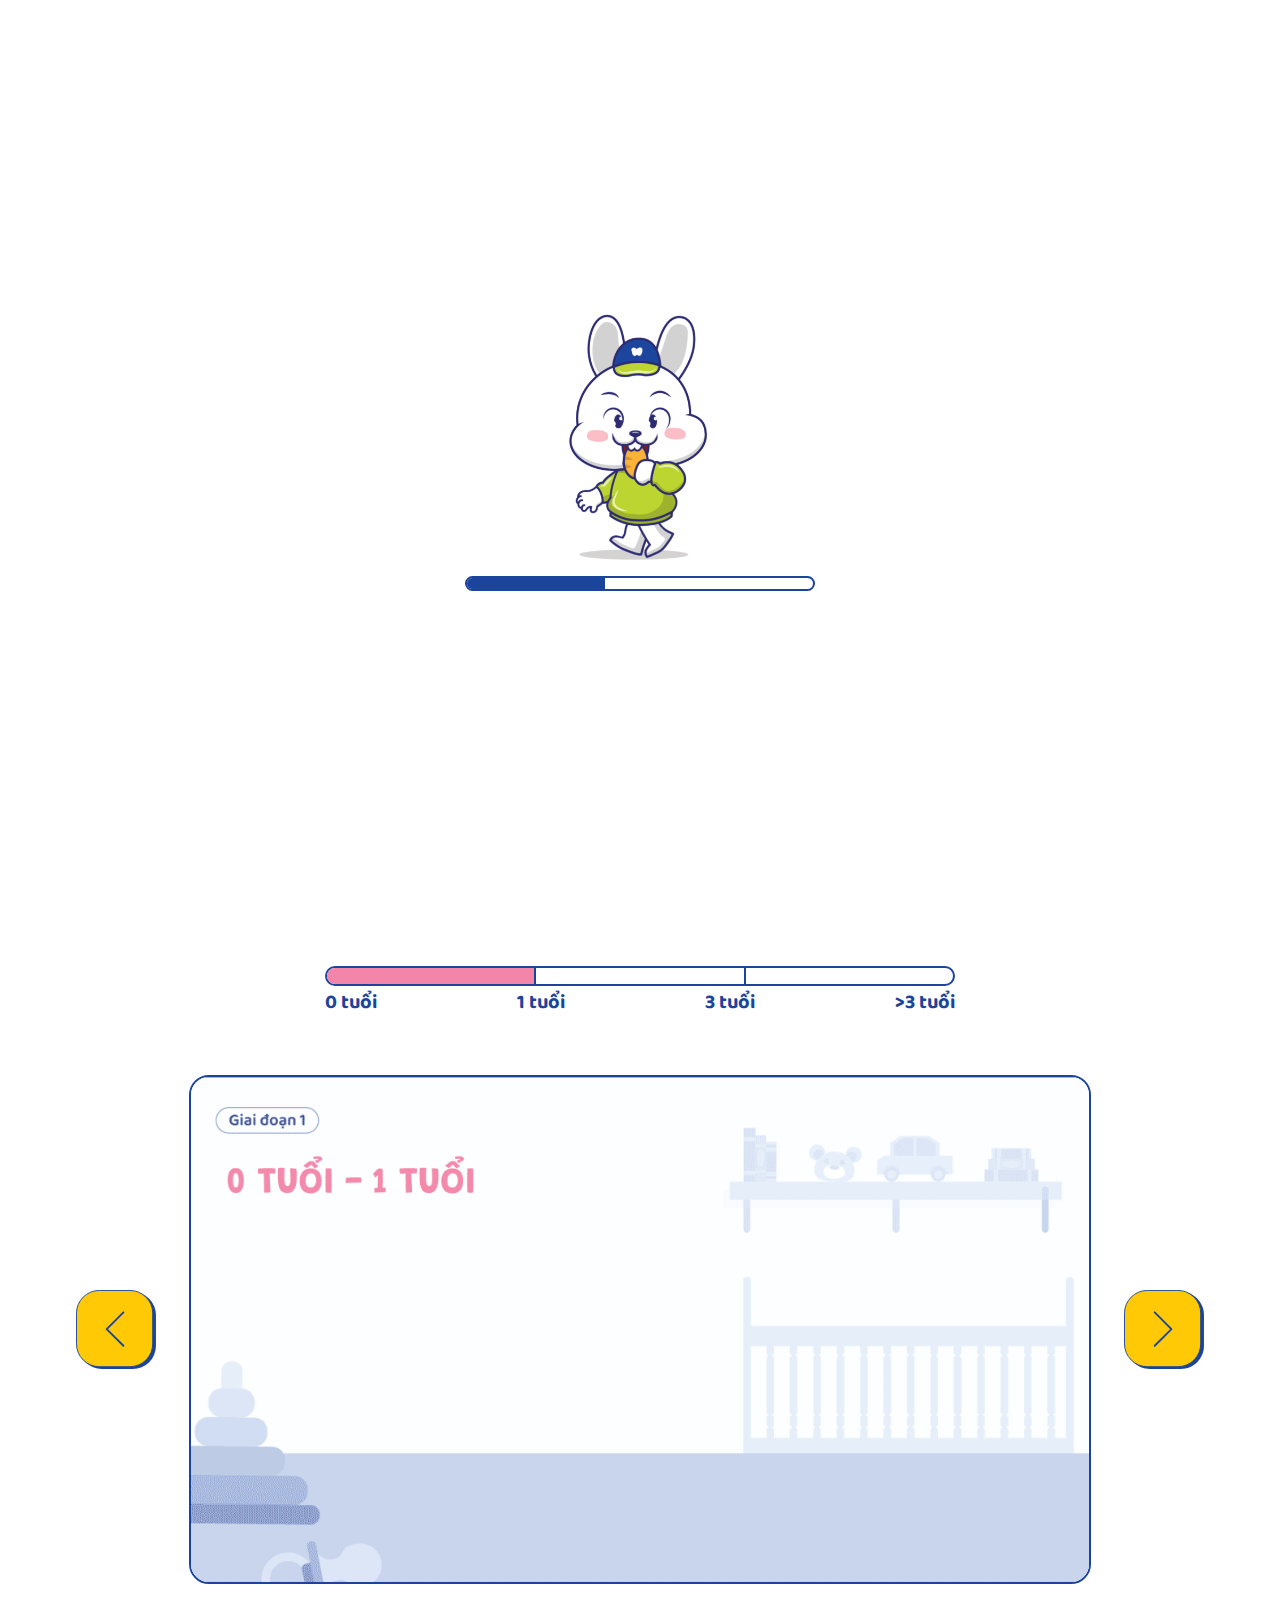
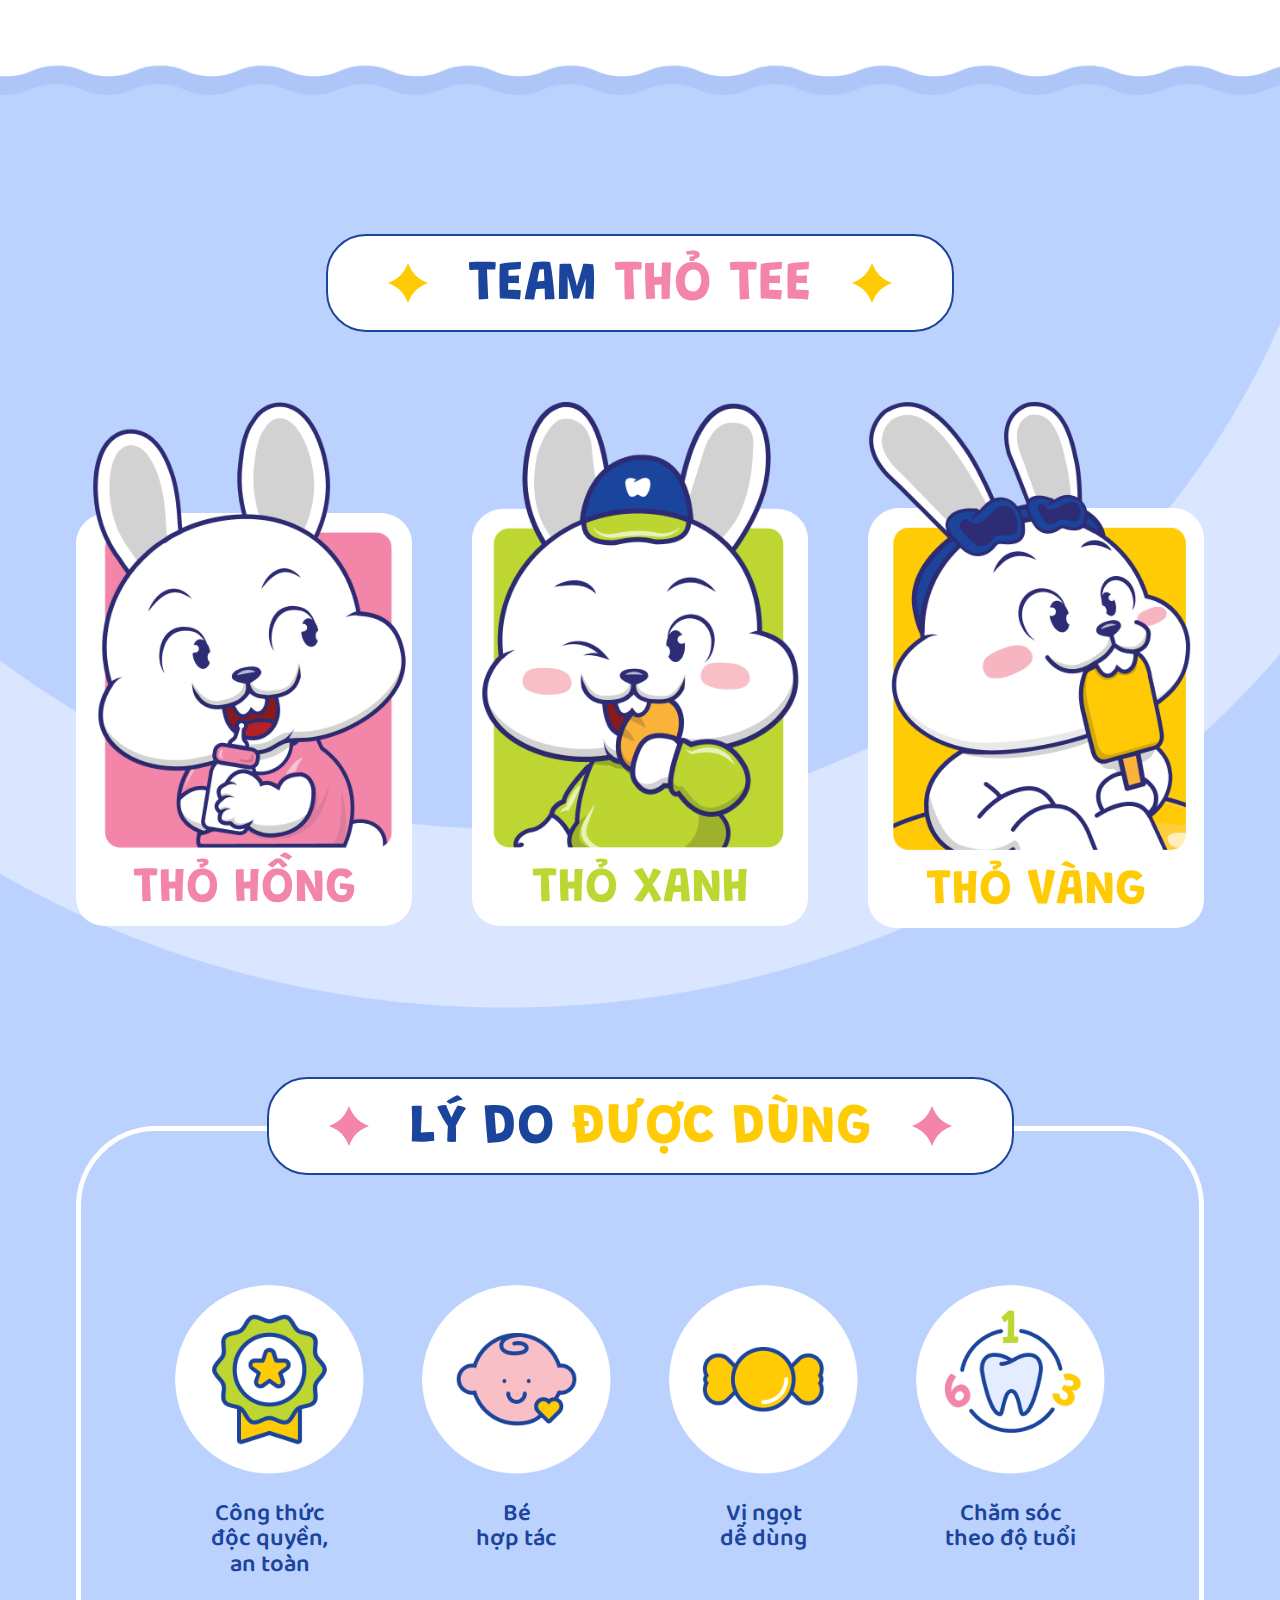
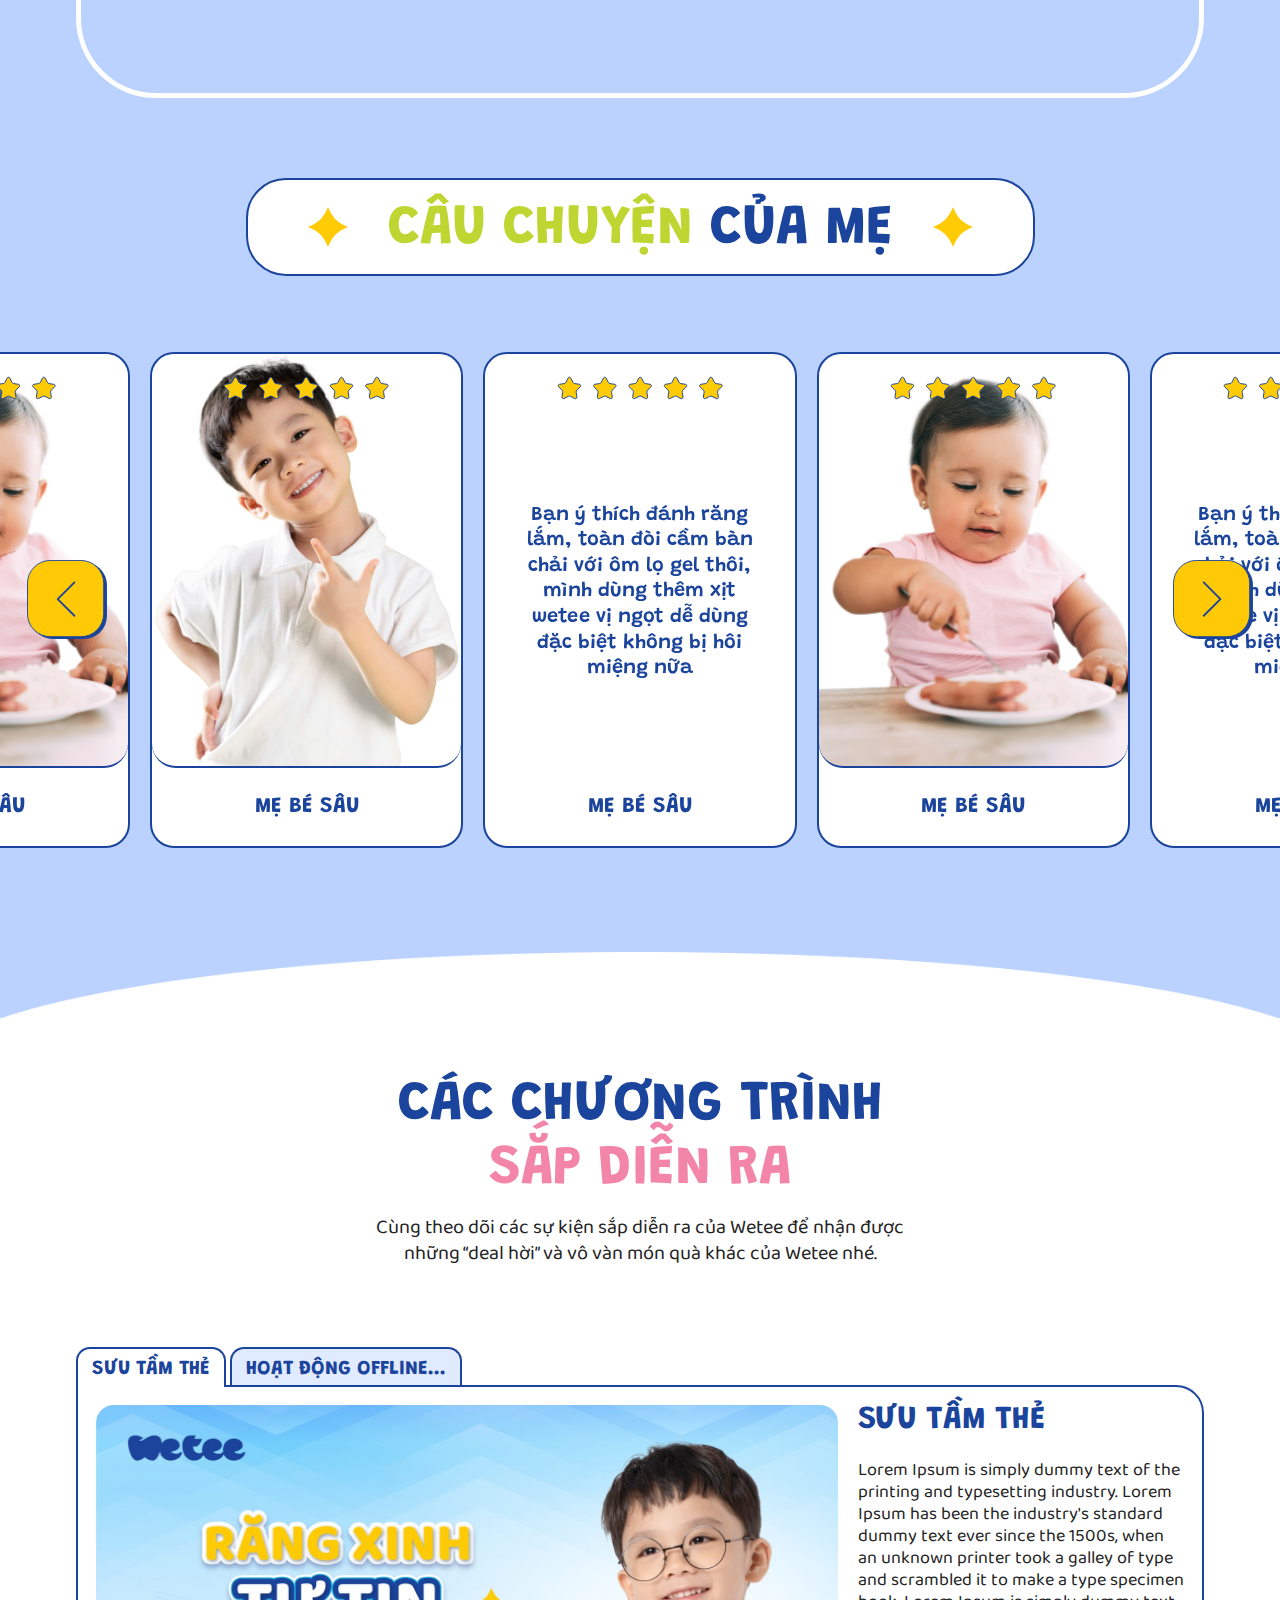
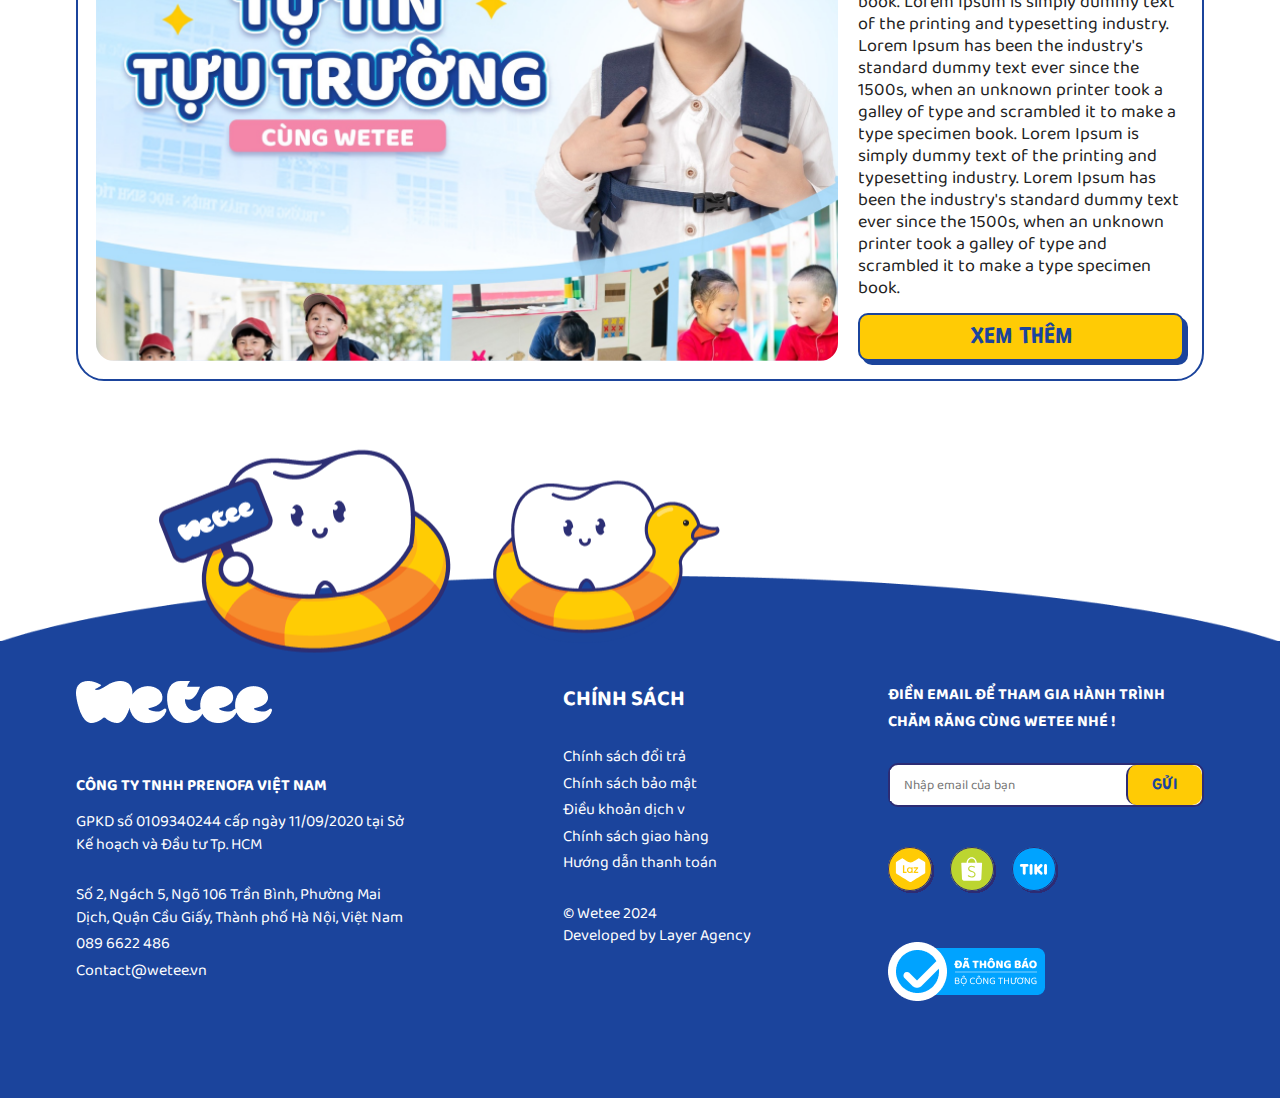
<file: index.html>
<!DOCTYPE html>
<html lang="en">
<head>
	<meta charset="UTF-8">
	<meta http-equiv="X-UA-Compatible" content="IE=edge">
	<meta name="viewport" content="width=device-width, user-scalable=no, initial-scale=1.0, maximum-scale=1.0, minimum-scale=1.0">
	<title>Wetee</title>
	<link rel="preconnect" href="https://fonts.googleapis.com">
	<link rel="preconnect" href="https://fonts.gstatic.com" crossorigin>
	<link href="https://fonts.googleapis.com/css2?family=Baloo+Da+2:wght@400..800&family=Grandstander:ital,wght@0,100..900;1,100..900&display=swap" rel="stylesheet">
	<link rel="stylesheet" href="libs/glide/glide.core.min.css">
  <link rel="stylesheet" href="libs/glide/glide.theme.min.css">
	<link rel="stylesheet" href="css/main.css">
</head>
<body>
	<header class="header">
		<div class="container">
			<a href="/" class="logo">
				<img src="images/common/logo.svg">
			</a>
			<nav>
				<ul>
					<li><a href="#">Trang chủ</a></li>
					<li><a href="#">Câu chuyện thương hiệu</a></li>
					<li><a href="#">Sản phẩm</a></li>
					<li><a href="#">Chăm sóc răng xinh</a></li>
				</ul>
				
				<div class="tool-bar">
					<button class="btn btn-outline">Tư vấn ngay</button>
					<button class="btn btn-icon active"><img src="images/icons/cart.svg"></button>
				</div>
			</nav>
			<button class="btn nav-trigger"></button>
		</div>
	</header>
	<main class="home-page">
		<section class="hero">
			<div class="container">
				<h1 style="display: none;">Kem đánh răng cho trẻ</h1>
				<div class="hero-image"><figure></figure></div>
				<div class="hero-title-image">
					<img class="no-sp" src="images/common/hero_title.svg">
					<img class="no-pc" src="images/common/hero_title_mobile.svg">
				</div>
			</div>
			<div class="wave-tail"></div>
		</section>
		<!-------- Giới thiệu -------->
		<section class="about">
			<div class="container">
				<h2 class="section-title">
					<span class="text-pink granstander-font">wetee</span> - hành trình<br> của những chiếc răng xinh
				</h2>
				<div class="progress">
					<div class="progress-wrapper">
						<div class="progress-bar"></div>
						<span class="step"></span>
						<span class="step"></span>
						<span class="step"></span>
					</div>
					<div class="text">
						<b>0 tuổi</b>
						<b>1 tuổi</b>
						<b>3 tuổi</b>
						<b>>3 tuổi</b>
					</div>
				</div>
				<div class="age-slider">
					<div class="image">
						<figure style="background-image: url(images/common/1_year.gif)"></figure>
					</div>
					<nav>
						<button style="position: relative;" class="btn-slider prev"></button>
						<button style="position: relative;" class="btn-slider next"></button>
					</nav>
				</div>
				<div class="wave-tail flip"></div>
			</div>
		</section>
		<!-------- Sản phẩm -------->
		<section class="products">
			<div class="container">
				<div class="section-title">
					<h2 class="wrapper yellow">
						<p><span class="granstander-font">Team </span><span class="text-pink granstander-font">thỏ tee</span></p>
					</h2>
				</div>
				<div class="grid grid-md-3">
					<div class="product">
						<figure class="image">
							<img src="images/products/pink.png">
						</figure>
						<div class="content text-center">
							<h3 class="text-pink granstander-font">thỏ hồng</h3>
						</div>
						
						<div class="product-detail">
							<div class="left">
								<h3 class="granstander-font mb-4">Thỏ hồng<br> khuyên dùng</h3>
								<p class="mb-18">Từ 6 tháng - 1 tuổi</p>
								<a href="#" class="btn btn-outline btn-yellow text-uppercase granstander-font">
									Xem thêm
								</a>
							</div>
							<ul class="list">
								<li>Xịt vệ sinh răng miệng</li>
								<li>Gạc rơ lưỡi</li>
								<li>Tăm bông</li>
								<li>Tăm bông 1</li>
								<li>Xịt vệ sinh răng miệng</li>
								<li>Gạc rơ lưỡi</li>
								<li>Tăm bông</li>
								<li>Tăm bông 1</li>
							</ul>
						</div>
					</div>
					<div class="product">
						<figure class="image">
							<img src="images/products/green.png">
						</figure>
						<div class="content text-center">
							<h3 class="text-green granstander-font">thỏ xanh</h3>
						</div>
						
						<div class="product-detail">
							<div class="left">
								<h3 class="granstander-font mb-4">Thỏ xanh<br> khuyên dùng</h3>
								<p class="mb-18">Từ 1 - 3 tuổi</p>
								<a href="#" class="btn btn-outline btn-yellow text-uppercase granstander-font">
									Xem thêm
								</a>
							</div>
							<ul class="list">
								<li>Xịt vệ sinh răng miệng</li>
								<li>Gạc rơ lưỡi</li>
								<li>Tăm bông</li>
								<li>Tăm bông 1</li>
								<li>Xịt vệ sinh răng miệng</li>
								<li>Gạc rơ lưỡi</li>
							</ul>
						</div>
					</div>
					<div class="product">
						<figure class="image">
							<img src="images/products/yellow.png">
						</figure>
						<div class="content text-center">
							<h3 class="text-yellow granstander-font">thỏ vàng</h3>
						</div>
						
						<div class="product-detail">
							<div class="left">
								<h3 class="granstander-font mb-4">Thỏ vàng<br> khuyên dùng</h3>
								<p class="mb-18">Từ 3 - 5 tuổi</p>
								<a href="#" class="btn btn-outline btn-yellow text-uppercase granstander-font">
									Xem thêm
								</a>
							</div>
							<ul class="list">
								<li>Tăm bông</li>
								<li>Tăm bông 1</li>
								<li>Xịt vệ sinh răng miệng</li>
								<li>Gạc rơ lưỡi</li>
							</ul>
						</div>
					</div>
				</div>
			</div>
		</section>
		<!-------- Lý do -------->
		<section class="reasons">
			<div class="container">
				<div class="section-title">
					<h2 class="wrapper pink">
						<p><span class="granstander-font">lý do </span><span class="text-yellow granstander-font">được dùng</span></p>
					</h2>
				</div>
				<div class="list">
					<div class="grid grid-2 grid-md-4">
						<div class="item text-center">
							<div class="image" style="background-image: url(images/common/r_1.png)"></div>
							<p>Công thức<br> độc quyền,<br> an toàn</p>
						</div>
						<div class="item text-center">
							<div class="image" style="background-image: url(images/common/r_2.png)"></div>
							<p>Bé<br> hợp tác</p>
						</div>
						<div class="item text-center">
							<div class="image" style="background-image: url(images/common/r_3.png)"></div>
							<p>Vị ngọt<br> dễ dùng</p>
						</div>
						<div class="item text-center">
							<div class="image" style="background-image: url(images/common/r_4.png)"></div>
							<p>Chăm sóc<br> theo độ tuổi</p>
						</div>
					</div>
				</div>
			</div>
		</section>
		<!-------- Câu chuyện -------->
		<section class="stories">
			<div class="container">
				<div class="section-title">
					<h2 class="wrapper yellow">
						<p><span class="text-green granstander-font">Câu chuyện </span><span class="granstander-font">của mẹ</span></p>
					</h2>
				</div>
			</div>
			<div id="stories" class="glide">
				<div class="glide__track" data-glide-el="track">
					<ul class="glide__slides">
						<li class="glide__slide">
							<div class="item text-center">
								<span class="rating"></span>
								<div class="image" style="background-image: url(images/common/s_1.jpg)"></div>
								<div class="content">
									<h4>MẸ BÉ SÂU</h4>
								</div>
							</div>
						</li>
						<li class="glide__slide">
							<div class="item text-center">
								<span class="rating"></span>
								<div class="content">
									<p>Bạn ý thích đánh răng lắm, toàn đòi cầm bàn chải với ôm lọ gel thôi, mình dùng thêm xịt wetee vị ngọt dễ dùng đặc biệt không bị hôi miệng nữa</p>
									<h4>MẸ BÉ SÂU</h4>
								</div>
							</div>
						</li>
						<li class="glide__slide">
							<div class="item text-center">
								<span class="rating"></span>
								<div class="image" style="background-image: url(images/common/s_2.jpg)"></div>
								<div class="content">
									<h4>MẸ BÉ SÂU</h4>
								</div>
							</div>
						</li>
						<li class="glide__slide">
							<div class="item text-center">
								<span class="rating"></span>
								<div class="content">
									<p>Bạn ý thích đánh răng lắm, toàn đòi cầm bàn chải với ôm lọ gel thôi, mình dùng thêm xịt wetee vị ngọt dễ dùng đặc biệt không bị hôi miệng nữa</p>
									<h4>MẸ BÉ SÂU</h4>
								</div>
							</div>
						</li>
						<li class="glide__slide">
							<div class="item text-center">
								<span class="rating"></span>
								<div class="image" style="background-image: url(images/common/s_3.jpg)"></div>
								<div class="content">
									<h4>MẸ BÉ SÂU</h4>
								</div>
							</div>
						</li>
						<li class="glide__slide">
							<div class="item text-center">
								<span class="rating"></span>
								<div class="content">
									<p>Bạn ý thích đánh răng lắm, toàn đòi cầm bàn chải với ôm lọ gel thôi, mình dùng thêm xịt wetee vị ngọt dễ dùng đặc biệt không bị hôi miệng nữa</p>
									<h4>MẸ BÉ SÂU</h4>
								</div>
							</div>
						</li>
						<li class="glide__slide">
							<div class="item text-center">
								<span class="rating"></span>
								<div class="image" style="background-image: url(images/common/s_2.jpg)"></div>
								<div class="content">
									<h4>MẸ BÉ SÂU</h4>
								</div>
							</div>
						</li>
					</ul>
				</div>
				
				<div class="glide__arrows" data-glide-el="controls">
					<button class="glide__arrow glide__arrow--left btn-slider prev" data-glide-dir="<"></button>
					<button class="glide__arrow glide__arrow--right btn-slider next" data-glide-dir=">"></button>
				</div>
			</div>
			<div class="wave-tail"><img src="images/common/curve_white.png"></div>
		</section>
		<!-------- Blog -------->
		<section class="blog">
			<div class="container">
				<h2 class="section-title mb-18">
					<span class="granstander-font" style="display: block; margin-bottom: 8px;">các chương trình</span> <span class="text-pink granstander-font">sắp diễn ra</span>
				</h2>
				<p class="text-center sub-title">
					Cùng theo dõi các sự kiện sắp diễn ra của Wetee để nhận được <br> những “deal hời” và vô vàn món quà khác của Wetee nhé.
				</p>
				<div class="tab">
					<nav class="nav-tab">
						<span data-tab="#blog-1" class="tab-item active">Sưu tầm thẻ</span>
						<span data-tab="#blog-2" class="tab-item">Hoạt động offline...</span>
					</nav>
					<div class="tab-content">
						<div id="blog-1" class="tab-pane active">
							<div class="grid">
								<div class="image" style="background-image: url(images/common/blog_1.png)"></div>
								<div class="content">
									<h4>Sưu tầm thẻ</h4>
									<p>Lorem Ipsum is simply dummy text of the printing and typesetting industry. Lorem Ipsum has been the industry's standard dummy text ever since the 1500s, when an unknown printer took a galley of type and scrambled it to make a type specimen book. Lorem Ipsum is simply dummy text of the printing and typesetting industry. Lorem Ipsum has been the industry's standard dummy text ever since the 1500s, when an unknown printer took a galley of type and scrambled it to make a type specimen book. Lorem Ipsum is simply dummy text of the printing and typesetting industry. Lorem Ipsum has been the industry's standard dummy text ever since the 1500s, when an unknown printer took a galley of type and scrambled it to make a type specimen book.</p>
									<a href="#" class="btn btn-outline btn-yellow text-uppercase granstander-font">
										Xem thêm
									</a>
								</div>
							</div>
						</div>
						<div id="blog-2" class="tab-pane">
							<div class="grid">
								<div class="image"></div>
								<div class="content">
									<h4>Hoạt động offline của nhà thuốc</h4>
									<p>Lorem Ipsum is simply dummy text of the printing and typesetting industry. Lorem Ipsum has been the industry's standard dummy text ever since the 1500s, when an unknown printer took a galley of type and scrambled it to make a type specimen book.</p>
									<a href="#" class="btn btn-outline btn-yellow text-uppercase granstander-font">
										Xem thêm
									</a>
								</div>
							</div>
						</div>
					</div>
				</div>
			</div>
		</section>
	</main>
	<footer class="footer">
		<div class="wave-tail"><img src="images/common/curve_blue.png"></div>
		<figure class="mascot"><img src="images/common/footer.png"></figure>
		<div class="container">
			<div class="grid mb-28">
				<div class="footer-col">
					<img class="logo" src="images/common/logo_white.png">
					<h4 class="text-uppercase mb-12">Công ty TNHH Prenofa Việt Nam</h4>
					<p class="mb-28">GPKD số 0109340244 cấp ngày 11/09/2020 tại Sở Kế hoạch và Đầu tư Tp. HCM</p>
					<p class="mb-4">Số 2, Ngách 5, Ngõ 106 Trần Bình, Phường Mai Dịch, Quận Cầu Giấy, Thành phố Hà Nội, Việt Nam</p>
					<p class="mb-4">089 6622 486</p>
					<p class="mb-4">Contact@wetee.vn</p>
				</div>
				<div class="footer-col fc-2">
					<h4 class="text-uppercase footer-title">Chính sách</h4>
					<p class="mb-4">Chính sách đổi trả</p>
					<p class="mb-4">Chính sách bảo mật</p>
					<p class="mb-4">Điều khoản dịch v</p>
					<p class="mb-4">Chính sách giao hàng</p>
					<p class="mb-28">Hướng dẫn thanh toán</p>
					<p class="mb-4">© Wetee 2024 <br> Developed by Layer Agency</p>
				</div>
				<div class="footer-col">
					<h4 class="text-uppercase footer-title">ĐIỀN EMAIL ĐỂ THAM GIA HÀNH TRÌNH CHĂM RĂNG CÙNG WETEE NHÉ !</h4>
					<form>
						<input type="email" placeholder="Nhập email của bạn" required>
						<button class="btn btn-outline btn-yellow text-uppercase granstander-font">Gửi</button>
					</form>
					<p class="link-list" style="margin-bottom: 40px;">
						<a href="#"><img src="images/icons/lazada.svg"></a>
						<a href="#"><img src="images/icons/shopee.svg"></a>
						<a href="#"><img src="images/icons/tiki.svg"></a>
					</p>
					<img src="images/common/BCT.png">
				</div>
			</div>
		</div>
	</footer>
	<div class="link-list vertical" style="position: fixed; right: 28px; bottom: 40px; z-index: 11;">
		<a href="#"><img src="images/icons/insta.png"></a>
		<a href="#"><img src="images/icons/zalo.png"></a>
		<a href="#"><img src="images/icons/messenger.png"></a>
		<a href="#"><img src="images/icons/facebook.png"></a>
		<a href="#"><img src="images/icons/tiktok.png"></a>
	</div>
	<div class="intro">
		<img src="images/common/INTRO_GIF.gif">
		<div class="loading">
			<div class="bar"></div>
		</div>
	</div>
	<script src="libs/glide/glide.js"></script>
	<script src="js/main.js"></script>
</body>
</html>
</file>
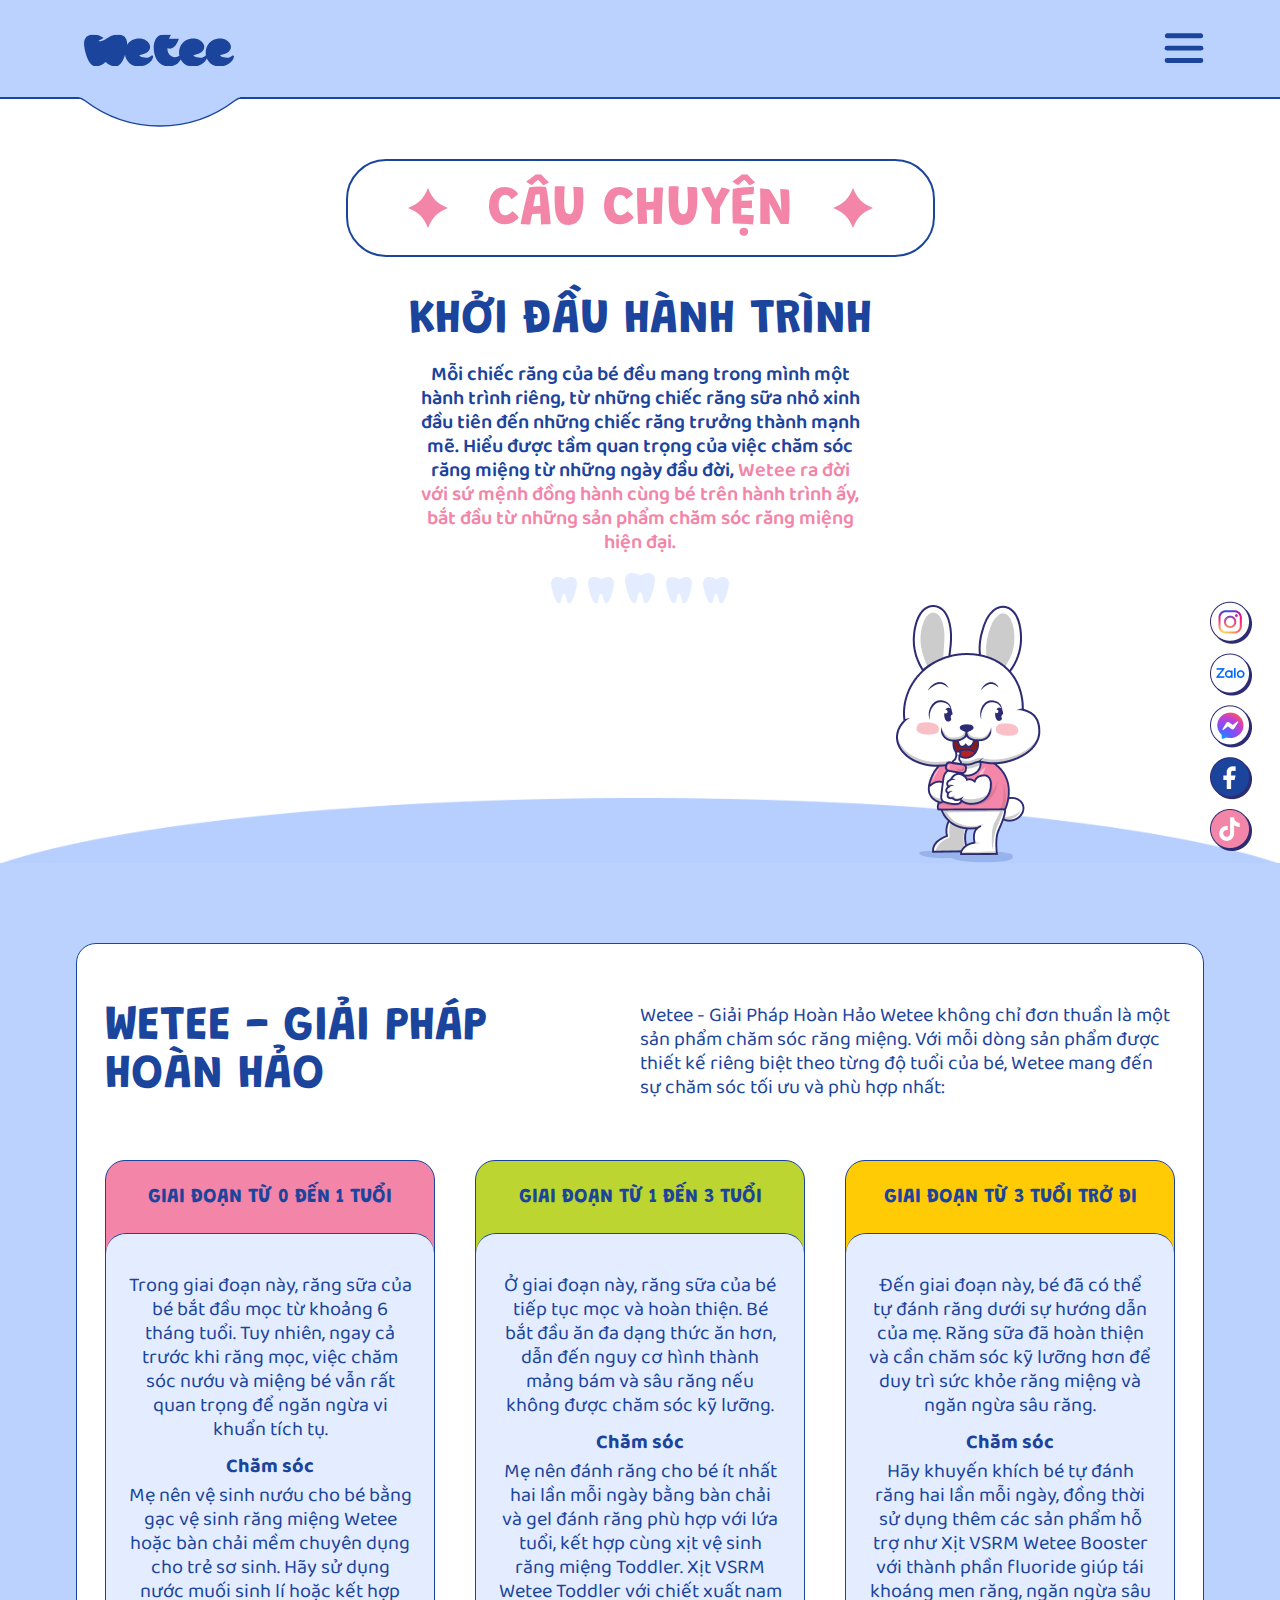
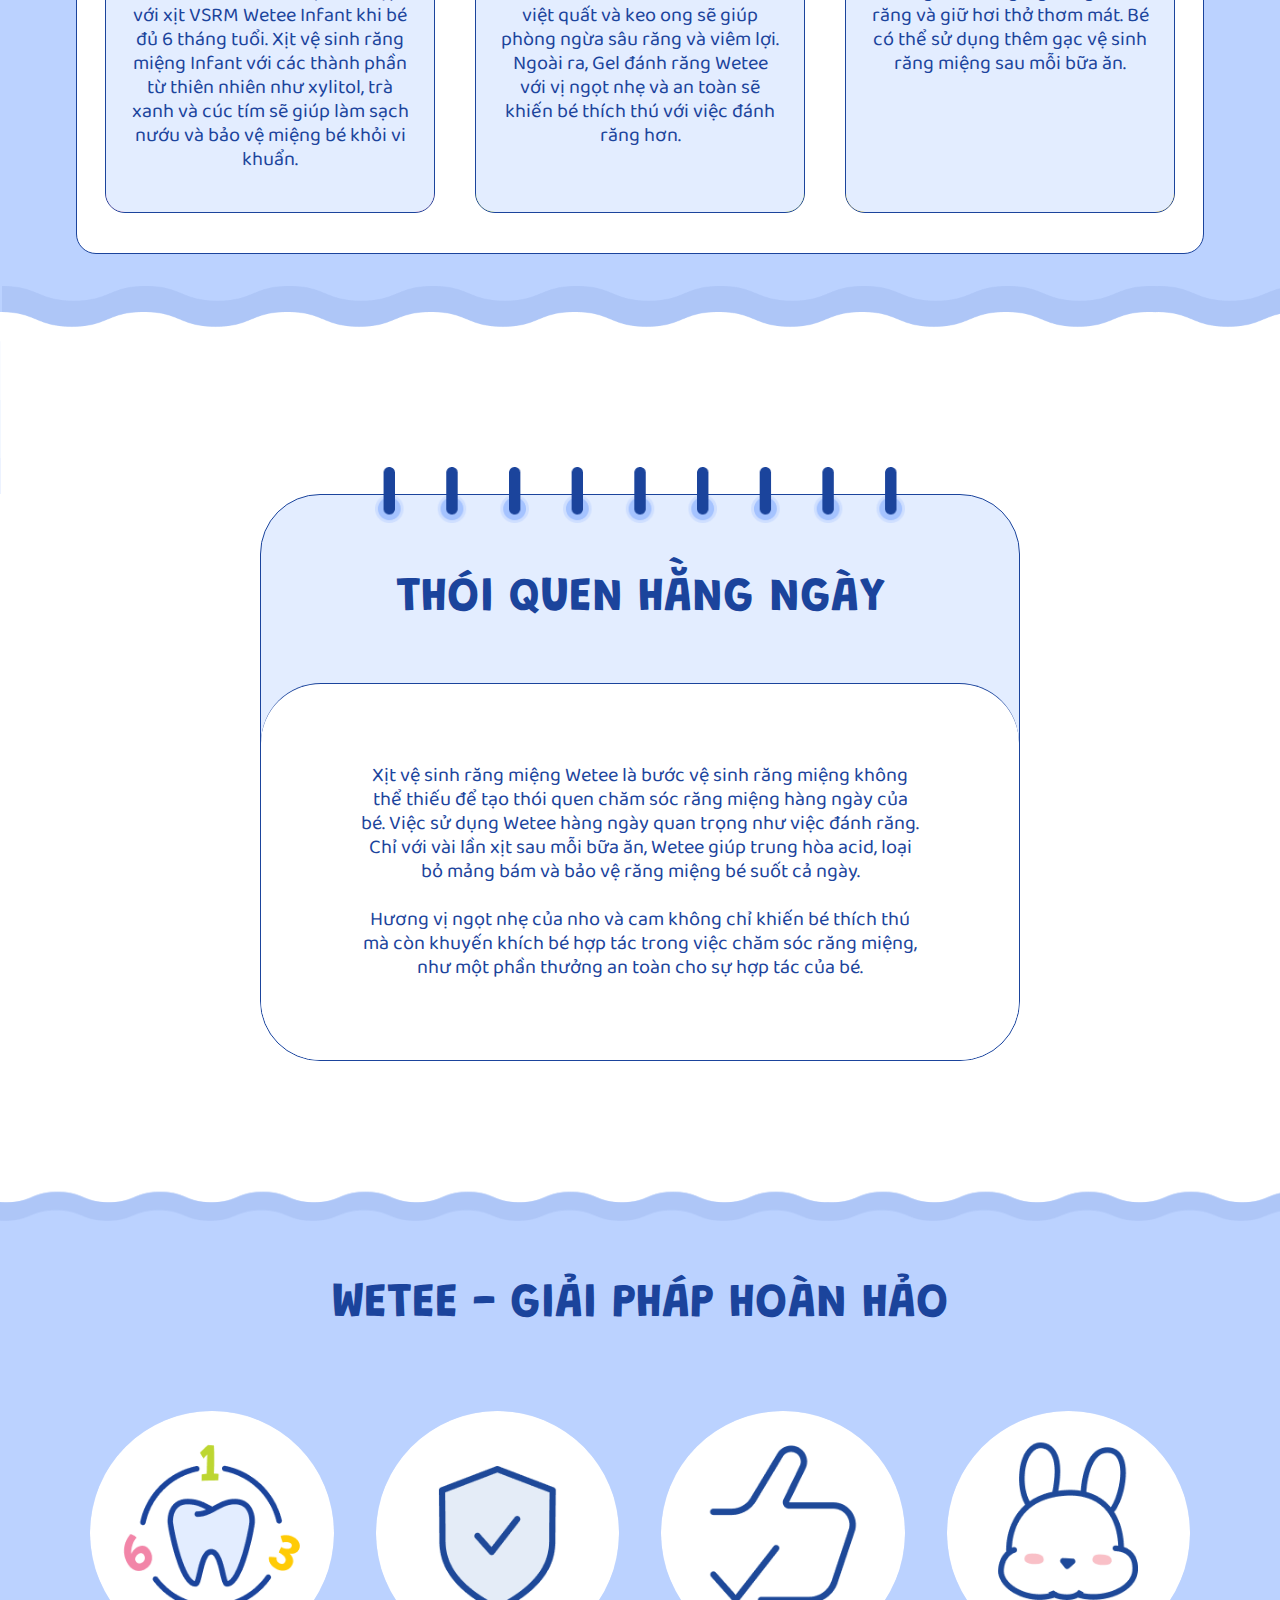
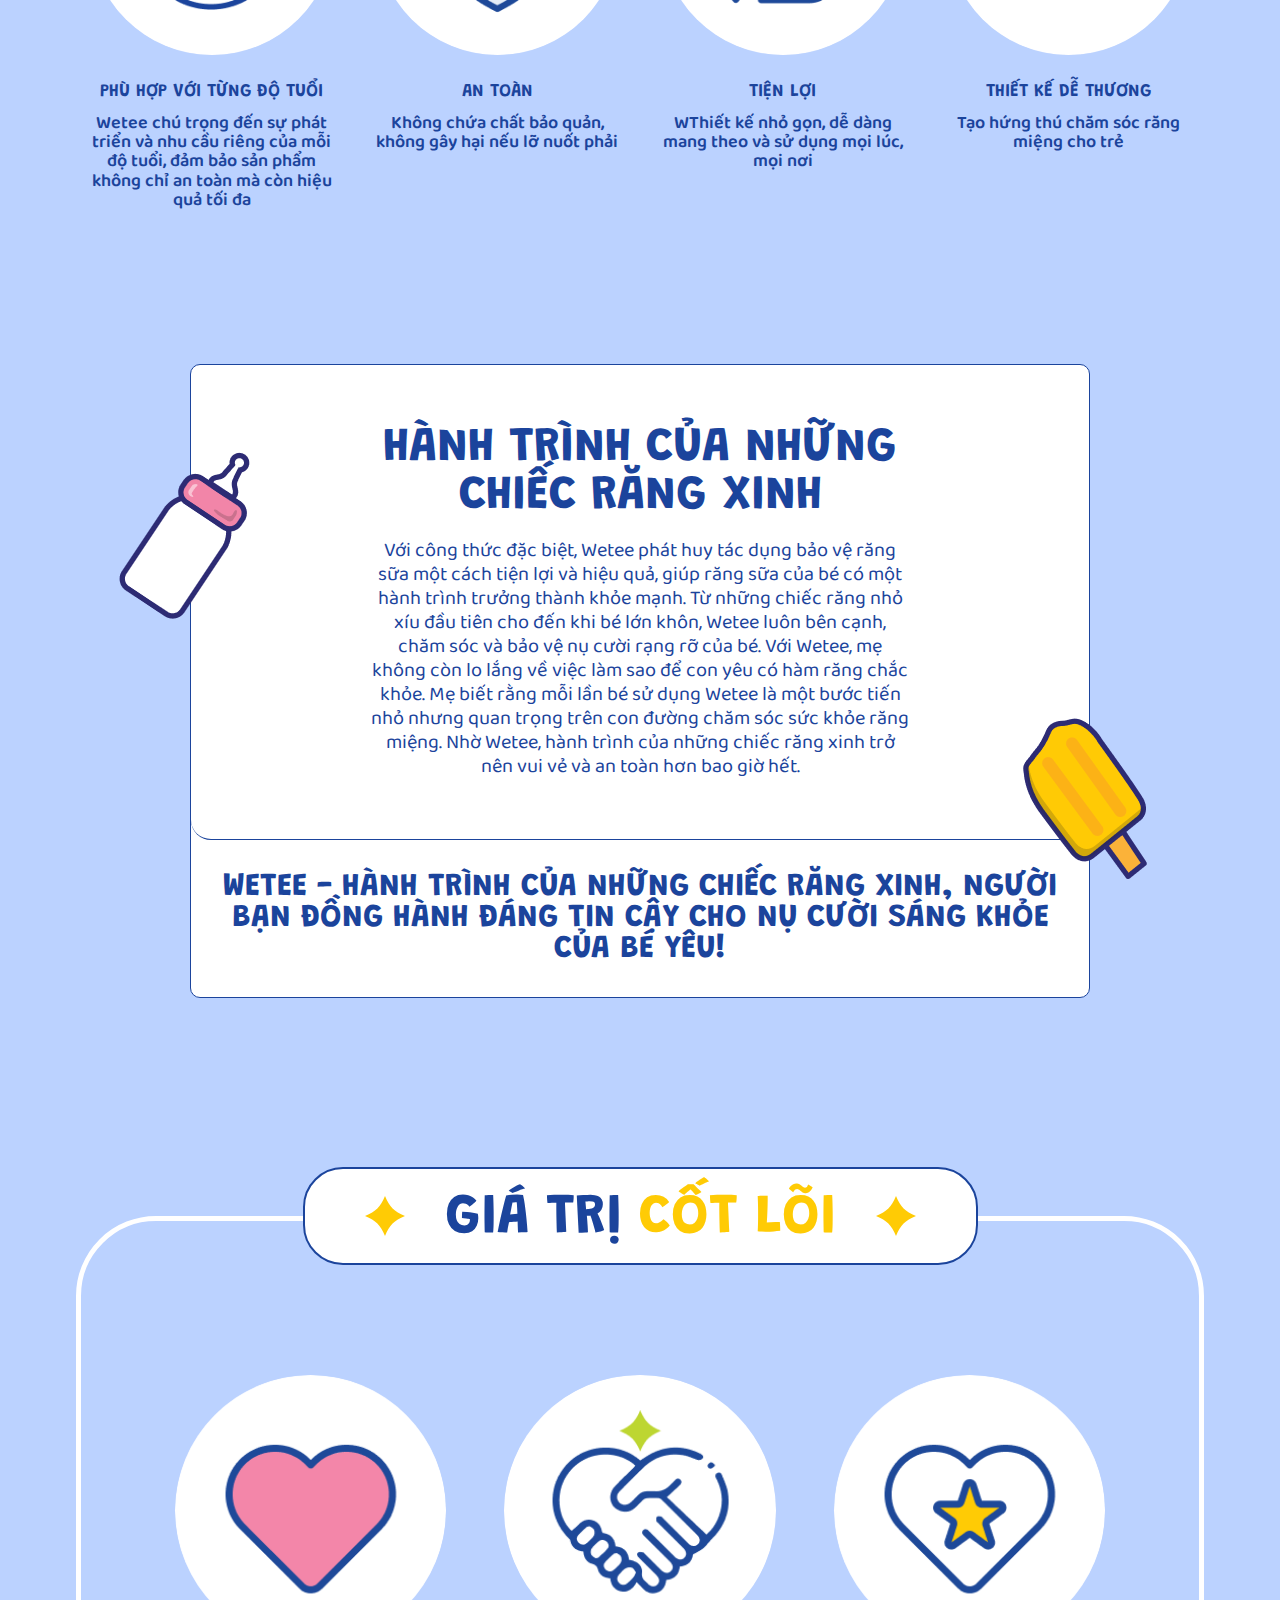
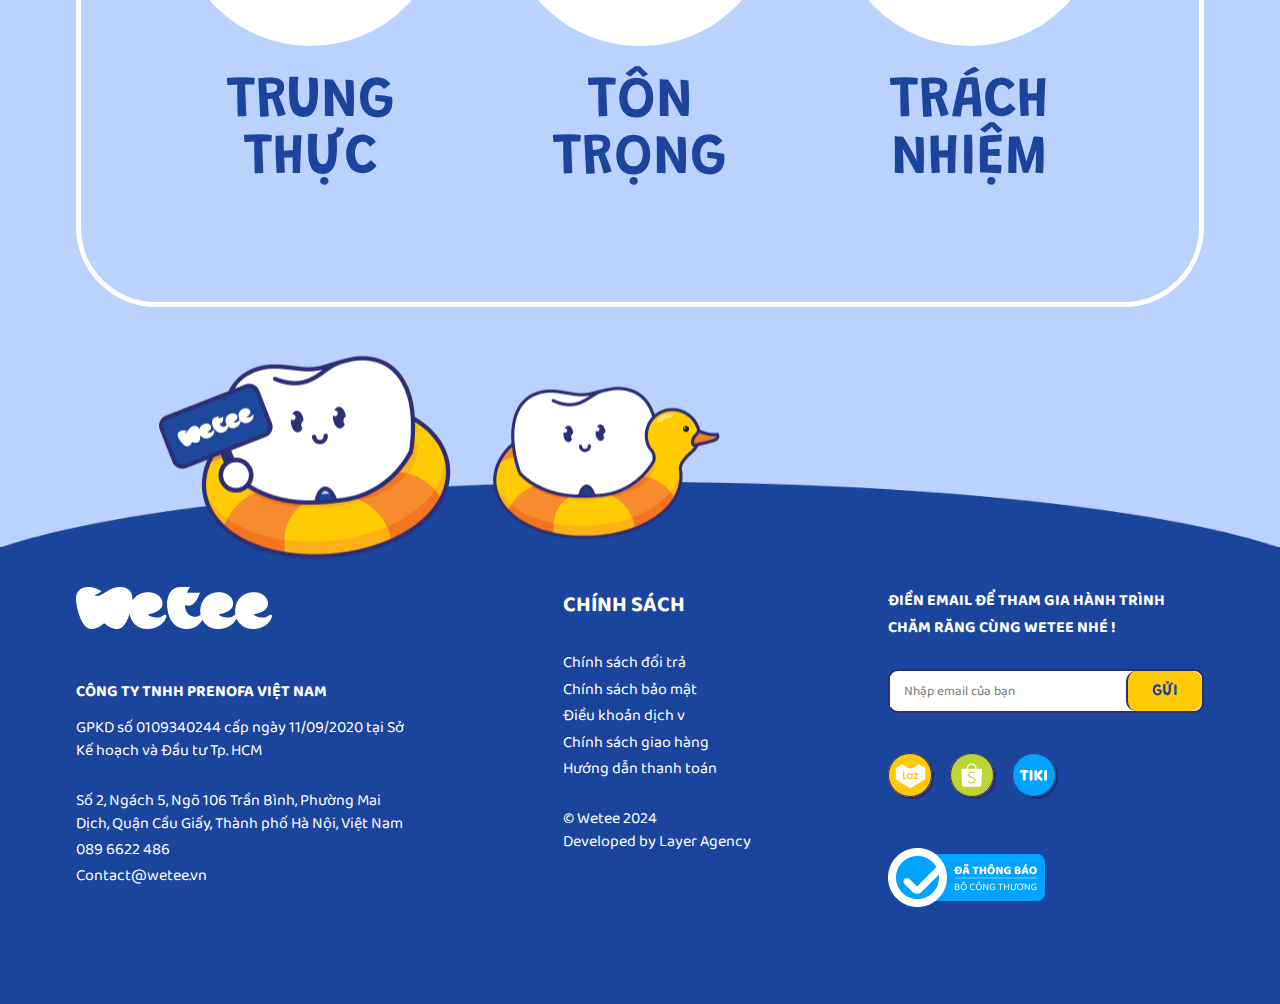
<file: about.html>
<!DOCTYPE html>
<html lang="en">
<head>
	<meta charset="UTF-8">
	<meta http-equiv="X-UA-Compatible" content="IE=edge">
	<meta name="viewport" content="width=device-width, user-scalable=no, initial-scale=1.0, maximum-scale=1.0, minimum-scale=1.0">
	<title>Wetee</title>
	<link rel="preconnect" href="https://fonts.googleapis.com">
	<link rel="preconnect" href="https://fonts.gstatic.com" crossorigin>
	<link href="https://fonts.googleapis.com/css2?family=Baloo+Da+2:wght@400..800&family=Grandstander:ital,wght@0,100..900;1,100..900&display=swap" rel="stylesheet">
	<link rel="stylesheet" href="libs/glide/glide.core.min.css">
  <link rel="stylesheet" href="libs/glide/glide.theme.min.css">
	<link rel="stylesheet" href="css/main.css">
</head>
<body>
	<header class="header">
		<div class="container">
			<a href="/" class="logo">
				<img src="images/common/logo.svg">
			</a>
			<nav>
				<ul>
					<li><a href="#">Trang chủ</a></li>
					<li><a href="#">Câu chuyện thương hiệu</a></li>
					<li><a class="active" href="#">Sản phẩm</a></li>
					<li><a href="#">Chăm sóc răng xinh</a></li>
				</ul>
				
				<div class="tool-bar">
					<button class="btn btn-outline">Tư vấn ngay</button>
					<button class="btn btn-icon active"><img src="images/icons/cart.svg"></button>
				</div>
			</nav>
			<button class="btn nav-trigger"></button>
		</div>
	</header>
	<main class="about-page">
		<section class="hero">
			<div class="container">
				<div class="section-title">
					<h2 class="wrapper pink">
						<p><span class="granstander-font text-pink">Câu chuyện </span></p>
					</h2>
				</div>
				<h3 class="granstander-font text-center">Khởi đầu hành trình</h3>
				<p class="desc text-center">Mỗi chiếc răng của bé đều mang trong mình một hành trình riêng, từ những chiếc răng sữa nhỏ xinh đầu tiên đến những chiếc răng trưởng thành mạnh mẽ. Hiểu được tầm quan trọng của việc chăm sóc răng miệng từ những ngày đầu đời, <span class="text-pink">Wetee ra đời với sứ mệnh đồng hành cùng bé trên hành trình ấy, bắt đầu từ những sản phẩm chăm sóc răng miệng hiện đại.</span></p>
				<div class="text-center"><img src="images/common/tooth.png"></div>
				<img class="about-bunny" src="images/common/about.png">
				<div class="wave-tail"><img src="images/common/curve_light_blue.png"></div>
			</div>
		</section>
		<section class="about-1">
			<div class="container overflow-hidden">
				<div class="wrapper">
					<div class="grid grid-md-2">
						<h3 class="granstander-font text-center">Wetee - Giải Pháp Hoàn Hảo</h3>
						<p>Wetee - Giải Pháp Hoàn Hảo Wetee không chỉ đơn thuần là một sản phẩm chăm sóc răng miệng. Với mỗi dòng sản phẩm được thiết kế riêng biệt theo từng độ tuổi của bé, Wetee mang đến sự chăm sóc tối ưu và phù hợp nhất:</p>
					</div>
					<div class="overflow-auto">
					<div class="grid grid-md-3">
						<div class="item text-center pink">
							<h4 class="granstander-font">Giai đoạn từ 0 đến 1 tuổi</h4>
							<div class="content">
								<p class="mb-8">Trong giai đoạn này, răng sữa của bé bắt đầu mọc từ khoảng 6 tháng tuổi. Tuy nhiên, ngay cả trước khi răng mọc, việc chăm sóc nướu và miệng bé vẫn rất quan trọng để ngăn ngừa vi khuẩn tích tụ.</p>
								<p><b>Chăm sóc</b></p>
								<p>Mẹ nên vệ sinh nướu cho bé bằng gạc vệ sinh răng miệng Wetee hoặc bàn chải mềm chuyên dụng cho trẻ sơ sinh. Hãy sử dụng nước muối sinh lí hoặc kết hợp với xịt VSRM Wetee Infant khi bé đủ 6 tháng tuổi. Xịt vệ sinh răng miệng Infant với các thành phần từ thiên nhiên như xylitol, trà xanh và cúc tím sẽ giúp làm sạch nướu và bảo vệ miệng bé khỏi vi khuẩn.</p>
							</div>
						</div>
						<div class="item text-center green">
							<h4 class="granstander-font">Giai đoạn từ 1 đến 3 tuổi</h4>
							<div class="content">
								<p class="mb-8">Ở giai đoạn này, răng sữa của bé tiếp tục mọc và hoàn thiện. Bé bắt đầu ăn đa dạng thức ăn hơn, dẫn đến nguy cơ hình thành mảng bám và sâu răng nếu không được chăm sóc kỹ lưỡng.</p>
								<p><b>Chăm sóc</b></p>
								<p>Mẹ nên đánh răng cho bé ít nhất hai lần mỗi ngày bằng bàn chải và gel đánh răng phù hợp với lứa tuổi, kết hợp cùng xịt vệ sinh răng miệng Toddler. Xịt VSRM Wetee Toddler với chiết xuất nam việt quất và keo ong sẽ giúp phòng ngừa sâu răng và viêm lợi. Ngoài ra, Gel đánh răng Wetee với vị ngọt nhẹ và an toàn sẽ khiến bé thích thú với việc đánh răng hơn.</p>
							</div>
						</div>
						<div class="item text-center yellow">
							<h4 class="granstander-font">Giai đoạn từ 3 tuổi trở đi</h4>
							<div class="content">
								<p class="mb-8">Đến giai đoạn này, bé đã có thể tự đánh răng dưới sự hướng dẫn của mẹ. Răng sữa đã hoàn thiện và cần chăm sóc kỹ lưỡng hơn để duy trì sức khỏe răng miệng và ngăn ngừa sâu răng.</p>
								<p><b>Chăm sóc</b></p>
								<p>Hãy khuyến khích bé tự đánh răng hai lần mỗi ngày, đồng thời sử dụng thêm các sản phẩm hỗ trợ như Xịt VSRM Wetee Booster với thành phần fluoride giúp tái khoáng men răng, ngăn ngừa sâu răng và giữ hơi thở thơm mát. Bé có thể sử dụng thêm gạc vệ sinh răng miệng sau mỗi bữa ăn.</p>
							</div>
						</div>
					</div>
					</div>
				</div>
			</div>
			<div class="wave-tail"></div>
		</section>
		<section class="about-2">
			<div class="container">
				<div class="wrapper">
					<div class="content">
						<div class="content-header">
							<h3 class="granstander-font text-center">Thói quen hằng ngày</h3>
						</div>
						<div class="content-body">
							<p>
								Xịt vệ sinh răng miệng Wetee là bước vệ sinh răng miệng không thể thiếu để tạo thói quen chăm sóc răng miệng hàng ngày của bé. Việc sử dụng Wetee hàng ngày quan trọng như việc đánh răng. Chỉ với vài lần xịt sau mỗi bữa ăn, Wetee giúp trung hòa acid, loại bỏ mảng bám và bảo vệ răng miệng bé suốt cả ngày. <br><br>Hương vị ngọt nhẹ của nho và cam không chỉ khiến bé thích thú mà còn khuyến khích bé hợp tác trong việc chăm sóc răng miệng, như một phần thưởng an toàn cho sự hợp tác của bé.
							</p>
						</div>
					</div>
				</div>
			</div>
			<div class="wave-tail flip"></div>
		</section>
		<section class="about-3">
			<div class="container">
				<h3 class="granstander-font text-center">Wetee - Giải Pháp Hoàn Hảo</h3>
				<div class="grid grid-2 grid-md-4">
					<div class="item text-center">
						<div class="image" style="background-image: url(images/common/a_1.png)"></div>
						<h4 class="granstander-font text-uppercase">Phù Hợp Với Từng Độ Tuổi</h4>
						<p>Wetee chú trọng đến sự phát triển và nhu cầu riêng của mỗi độ tuổi, đảm bảo sản phẩm không chỉ an toàn mà còn hiệu quả tối đa</p>
					</div>
					<div class="item text-center">
						<div class="image" style="background-image: url(images/common/a_2.png)"></div>
						<h4 class="granstander-font text-uppercase">An Toàn</h4>
						<p>Không chứa chất bảo quản, không gây hại nếu lỡ nuốt phải</p>
					</div>
					<div class="item text-center">
						<div class="image" style="background-image: url(images/common/a_3.png)"></div>
						<h4 class="granstander-font text-uppercase">Tiện Lợi</h4>
						<p>WThiết kế nhỏ gọn, dễ dàng mang theo và sử dụng mọi lúc, mọi nơi</p>
					</div>
					<div class="item text-center">
						<div class="image" style="background-image: url(images/common/a_4.png)"></div>
						<h4 class="granstander-font text-uppercase">Thiết kế dễ thương</h4>
						<p>Tạo hứng thú chăm sóc răng miệng cho trẻ </p>
					</div>
				</div>
			</div>
		</section>
		<section class="about-4">
			<div class="container">
				<div class="wrapper">
					<img class="image left" src="images/common/milk_bottle.png">
					<img class="image right" src="images/common/ice_cream.png">
					<div class="content text-center">
						<div class="content-header">
							<h3 class="granstander-font text-uppercase">Hành Trình Của Những Chiếc Răng Xinh</h3>
							<p>
								Với công thức đặc biệt, Wetee phát huy tác dụng bảo vệ răng sữa một cách tiện lợi và hiệu quả, giúp răng sữa của bé có một hành trình trưởng thành khỏe mạnh. Từ những chiếc răng nhỏ xíu đầu tiên cho đến khi bé lớn khôn, Wetee luôn bên cạnh, chăm sóc và bảo vệ nụ cười rạng rỡ của bé. Với Wetee, mẹ không còn lo lắng về việc làm sao để con yêu có hàm răng chắc khỏe. Mẹ biết rằng mỗi lần bé sử dụng Wetee là một bước tiến nhỏ nhưng quan trọng trên con đường chăm sóc sức khỏe răng miệng. Nhờ Wetee, hành trình của những chiếc răng xinh trở nên vui vẻ và an toàn hơn bao giờ hết.
							</p>
						</div>
						<div class="content-body">
							<h3 class="granstander-font text-uppercase">Wetee - Hành trình của những chiếc răng xinh, người bạn đồng hành đáng tin cậy cho nụ cười sáng khỏe của bé yêu!</h3>
						</div>
					</div>
				</div>
			</div>
		</section>
		<section class="about-5">
			<div class="container">
				<div class="section-title">
					<h2 class="wrapper yellow">
						<p><span class="granstander-font">Giá trị </span><span class="text-yellow granstander-font">cốt lõi</span></p>
					</h2>
				</div>
				<div class="list">
					<div class="grid grid-3 grid-md-3">
						<div class="item text-center">
							<div class="image" style="background-image: url(images/common/a_5.png)"></div>
							<p class="granstander-font text-uppercase">Trung<br> thực</p>
						</div>
						<div class="item text-center">
							<div class="image" style="background-image: url(images/common/a_6.png)"></div>
							<p class="granstander-font text-uppercase">Tôn<br> trọng</p>
						</div>
						<div class="item text-center">
							<div class="image" style="background-image: url(images/common/a_7.png)"></div>
							<p class="granstander-font text-uppercase">Trách<br> nhiệm</p>
						</div>
					</div>
				</div>
			</div>
			<!-- <div class="wave-tail"></div> -->
		</section>
		<!-- <section class="about-6">
			<div class="container">
				<div class="section-title">
					<h2 class="wrapper yellow">
						<p><span class="text-yellow granstander-font">Giấy </span><span class="granstander-font">chứng nhận</span></p>
					</h2>
				</div>
			</div>
			<div id="papers" class="glide">
				<div class="glide__track" data-glide-el="track">
					<ul class="glide__slides">
						<li class="glide__slide">
							<div class="item text-center">
								<div class="image"></div>
								<div class="content">
									<h4>Giấy chứng nhận</h4>
								</div>
							</div>
						</li>
						<li class="glide__slide">
							<div class="item text-center">
								<span class="rating"></span>
								<div class="image"></div>
								<div class="content">
									<h4>Giấy chứng nhận</h4>
								</div>
							</div>
						</li>
						<li class="glide__slide">
							<div class="item text-center">
								<span class="rating"></span>
								<div class="image"></div>
								<div class="content">
									<h4>Giấy chứng nhận</h4>
								</div>
							</div>
						</li>
						<li class="glide__slide">
							<div class="item text-center">
								<span class="rating"></span>
								<div class="image"></div>
								<div class="content">
									<h4>Giấy chứng nhận</h4>
								</div>
							</div>
						</li>
						<li class="glide__slide">
							<div class="item text-center">
								<span class="rating"></span>
								<div class="image"></div>
								<div class="content">
									<h4>Giấy chứng nhận</h4>
								</div>
							</div>
						</li>
					</ul>
				</div>
				
				<div class="glide__arrows" data-glide-el="controls">
					<button class="glide__arrow glide__arrow--left btn-slider prev" data-glide-dir="<"></button>
					<button class="glide__arrow glide__arrow--right btn-slider next" data-glide-dir=">"></button>
				</div>
			</div>
		</section> -->
	</main>
	<footer class="footer">
		<div class="wave-tail"><img src="images/common/curve_blue.png"></div>
		<figure class="mascot"><img src="images/common/footer.png"></figure>
		<div class="container">
			<div class="grid mb-28">
				<div class="footer-col">
					<img class="logo" src="images/common/logo_white.png">
					<h4 class="text-uppercase mb-12">Công ty TNHH Prenofa Việt Nam</h4>
					<p class="mb-28">GPKD số 0109340244 cấp ngày 11/09/2020 tại Sở Kế hoạch và Đầu tư Tp. HCM</p>
					<p class="mb-4">Số 2, Ngách 5, Ngõ 106 Trần Bình, Phường Mai Dịch, Quận Cầu Giấy, Thành phố Hà Nội, Việt Nam</p>
					<p class="mb-4">089 6622 486</p>
					<p class="mb-4">Contact@wetee.vn</p>
				</div>
				<div class="footer-col fc-2">
					<h4 class="text-uppercase footer-title">Chính sách</h4>
					<p class="mb-4">Chính sách đổi trả</p>
					<p class="mb-4">Chính sách bảo mật</p>
					<p class="mb-4">Điều khoản dịch v</p>
					<p class="mb-4">Chính sách giao hàng</p>
					<p class="mb-28">Hướng dẫn thanh toán</p>
					<p class="mb-4">© Wetee 2024 <br> Developed by Layer Agency</p>
				</div>
				<div class="footer-col">
					<h4 class="text-uppercase footer-title">ĐIỀN EMAIL ĐỂ THAM GIA HÀNH TRÌNH CHĂM RĂNG CÙNG WETEE NHÉ !</h4>
					<form>
						<input type="email" placeholder="Nhập email của bạn" required>
						<button class="btn btn-outline btn-yellow text-uppercase granstander-font">Gửi</button>
					</form>
					<p class="link-list" style="margin-bottom: 40px;">
						<a href="#"><img src="images/icons/lazada.svg"></a>
						<a href="#"><img src="images/icons/shopee.svg"></a>
						<a href="#"><img src="images/icons/tiki.svg"></a>
					</p>
					<img src="images/common/BCT.png">
				</div>
			</div>
		</div>
	</footer>
	<div class="link-list vertical" style="position: fixed; right: 28px; bottom: 40px; z-index: 11;">
		<a href="#"><img src="images/icons/insta.png"></a>
		<a href="#"><img src="images/icons/zalo.png"></a>
		<a href="#"><img src="images/icons/messenger.png"></a>
		<a href="#"><img src="images/icons/facebook.png"></a>
		<a href="#"><img src="images/icons/tiktok.png"></a>
	</div>
	<script src="libs/glide/glide.js"></script>
	<script src="js/main.js"></script>
</body>
</html>
</file>
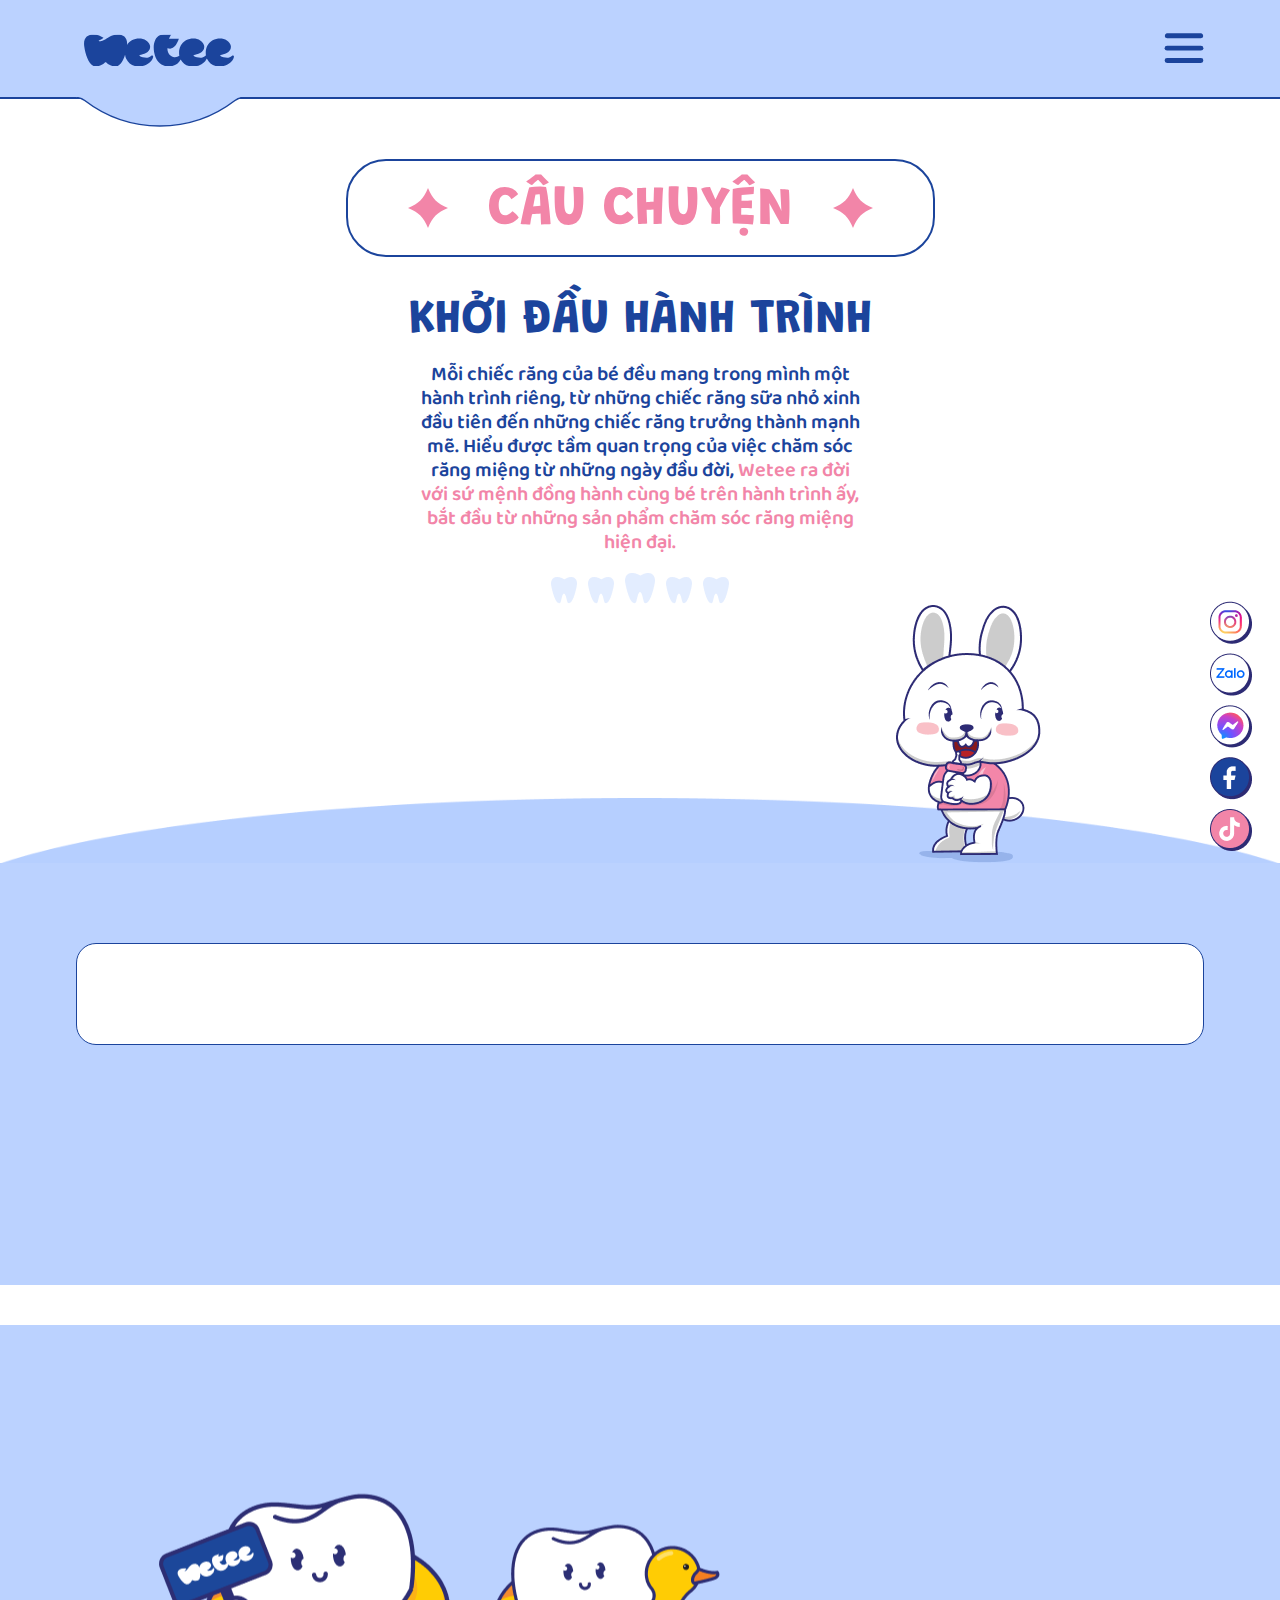
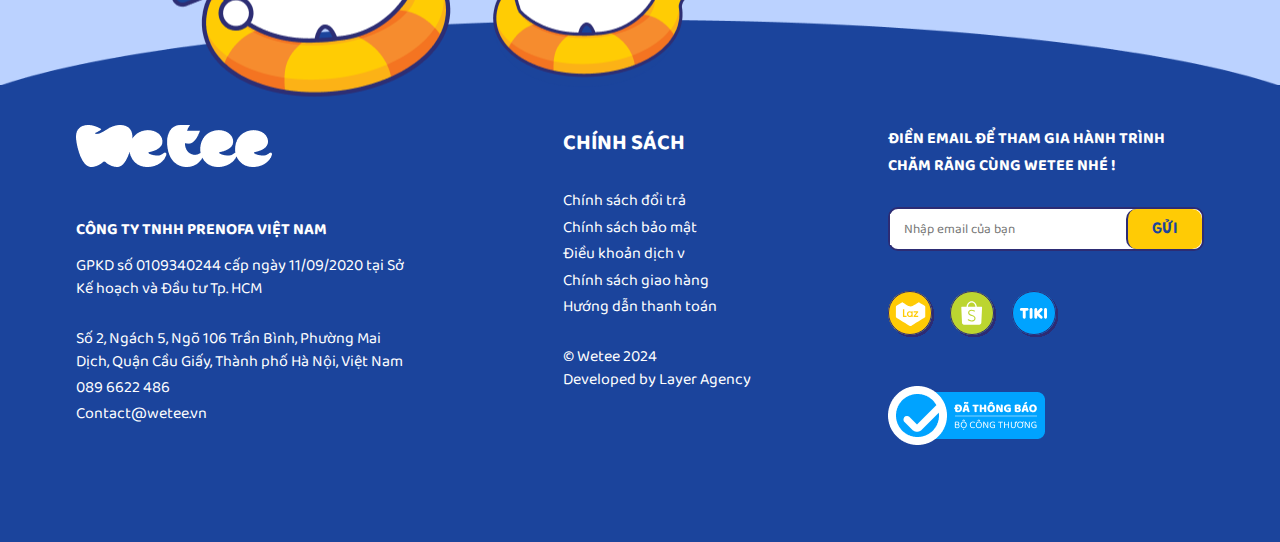
<file: about_page.html>
<!DOCTYPE html>
<html lang="en">
<head>
	<meta charset="UTF-8">
	<meta http-equiv="X-UA-Compatible" content="IE=edge">
	<meta name="viewport" content="width=device-width, user-scalable=no, initial-scale=1.0, maximum-scale=1.0, minimum-scale=1.0">
	<title>Wetee</title>
	<link rel="preconnect" href="https://fonts.googleapis.com">
	<link rel="preconnect" href="https://fonts.gstatic.com" crossorigin>
	<link href="https://fonts.googleapis.com/css2?family=Baloo+Da+2:wght@400..800&family=Grandstander:ital,wght@0,100..900;1,100..900&display=swap" rel="stylesheet">
	<link rel="stylesheet" href="libs/glide/glide.core.min.css">
  <link rel="stylesheet" href="libs/glide/glide.theme.min.css">
	<link rel="stylesheet" href="css/main.css">
</head>
<body>
	<header class="header">
		<div class="container">
			<a href="/" class="logo">
				<img src="images/common/logo.svg">
			</a>
			<nav>
				<ul>
					<li><a href="#">Trang chủ</a></li>
					<li><a href="#">Câu chuyện thương hiệu</a></li>
					<li><a class="active" href="#">Sản phẩm</a></li>
					<li><a href="#">Chăm sóc răng xinh</a></li>
				</ul>
				
				<div class="tool-bar">
					<button class="btn btn-outline">Tư vấn ngay</button>
					<button class="btn btn-icon active"><img src="images/icons/cart.svg"></button>
				</div>
			</nav>
			<button class="btn nav-trigger"></button>
		</div>
	</header>
	<main class="about-page">
		<section class="hero">
			<div class="container">
				<div class="section-title">
					<h2 class="wrapper pink">
						<p><span class="granstander-font text-pink">Câu chuyện </span></p>
					</h2>
				</div>
				<h3 class="granstander-font text-center">Khởi đầu hành trình</h3>
				<p class="desc text-center">Mỗi chiếc răng của bé đều mang trong mình một hành trình riêng, từ những chiếc răng sữa nhỏ xinh đầu tiên đến những chiếc răng trưởng thành mạnh mẽ. Hiểu được tầm quan trọng của việc chăm sóc răng miệng từ những ngày đầu đời, <span class="text-pink">Wetee ra đời với sứ mệnh đồng hành cùng bé trên hành trình ấy, bắt đầu từ những sản phẩm chăm sóc răng miệng hiện đại.</span></p>
				<div class="text-center"><img src="images/common/tooth.png"></div>
				<img class="about-bunny" src="images/common/about.png">
				<div class="wave-tail"><img src="images/common/curve_light_blue.png"></div>
			</div>
		</section>
		<section class="about-1">
			<div class="container">
				<div class="wrapper">
					
				</div>
			</div>
		</section>
		<section class="about-2">
			<div class="container"></div>
		</section>
		<section class="about-3">
			<div class="container"></div>
		</section>
		<section class="about-4">
			<div class="container"></div>
		</section>
	</main>
	<footer class="footer">
		<div class="wave-tail"><img src="images/common/curve_blue.png"></div>
		<figure class="mascot"><img src="images/common/footer.png"></figure>
		<div class="container">
			<div class="grid mb-28">
				<div class="footer-col">
					<img class="logo" src="images/common/logo_white.png">
					<h4 class="text-uppercase mb-12">Công ty TNHH Prenofa Việt Nam</h4>
					<p class="mb-28">GPKD số 0109340244 cấp ngày 11/09/2020 tại Sở Kế hoạch và Đầu tư Tp. HCM</p>
					<p class="mb-4">Số 2, Ngách 5, Ngõ 106 Trần Bình, Phường Mai Dịch, Quận Cầu Giấy, Thành phố Hà Nội, Việt Nam</p>
					<p class="mb-4">089 6622 486</p>
					<p class="mb-4">Contact@wetee.vn</p>
				</div>
				<div class="footer-col fc-2">
					<h4 class="text-uppercase footer-title">Chính sách</h4>
					<p class="mb-4">Chính sách đổi trả</p>
					<p class="mb-4">Chính sách bảo mật</p>
					<p class="mb-4">Điều khoản dịch v</p>
					<p class="mb-4">Chính sách giao hàng</p>
					<p class="mb-28">Hướng dẫn thanh toán</p>
					<p class="mb-4">© Wetee 2024 <br> Developed by Layer Agency</p>
				</div>
				<div class="footer-col">
					<h4 class="text-uppercase footer-title">ĐIỀN EMAIL ĐỂ THAM GIA HÀNH TRÌNH CHĂM RĂNG CÙNG WETEE NHÉ !</h4>
					<form>
						<input type="email" placeholder="Nhập email của bạn" required>
						<button class="btn btn-outline btn-yellow text-uppercase granstander-font">Gửi</button>
					</form>
					<p class="link-list" style="margin-bottom: 40px;">
						<a href="#"><img src="images/icons/lazada.svg"></a>
						<a href="#"><img src="images/icons/shopee.svg"></a>
						<a href="#"><img src="images/icons/tiki.svg"></a>
					</p>
					<img src="images/common/BCT.png">
				</div>
			</div>
		</div>
	</footer>
	<div class="link-list vertical" style="position: fixed; right: 28px; bottom: 40px; z-index: 11;">
		<a href="#"><img src="images/icons/insta.png"></a>
		<a href="#"><img src="images/icons/zalo.png"></a>
		<a href="#"><img src="images/icons/messenger.png"></a>
		<a href="#"><img src="images/icons/facebook.png"></a>
		<a href="#"><img src="images/icons/tiktok.png"></a>
	</div>
	<script src="libs/glide/glide.js"></script>
	<script src="js/main.js"></script>
</body>
</html>
</file>
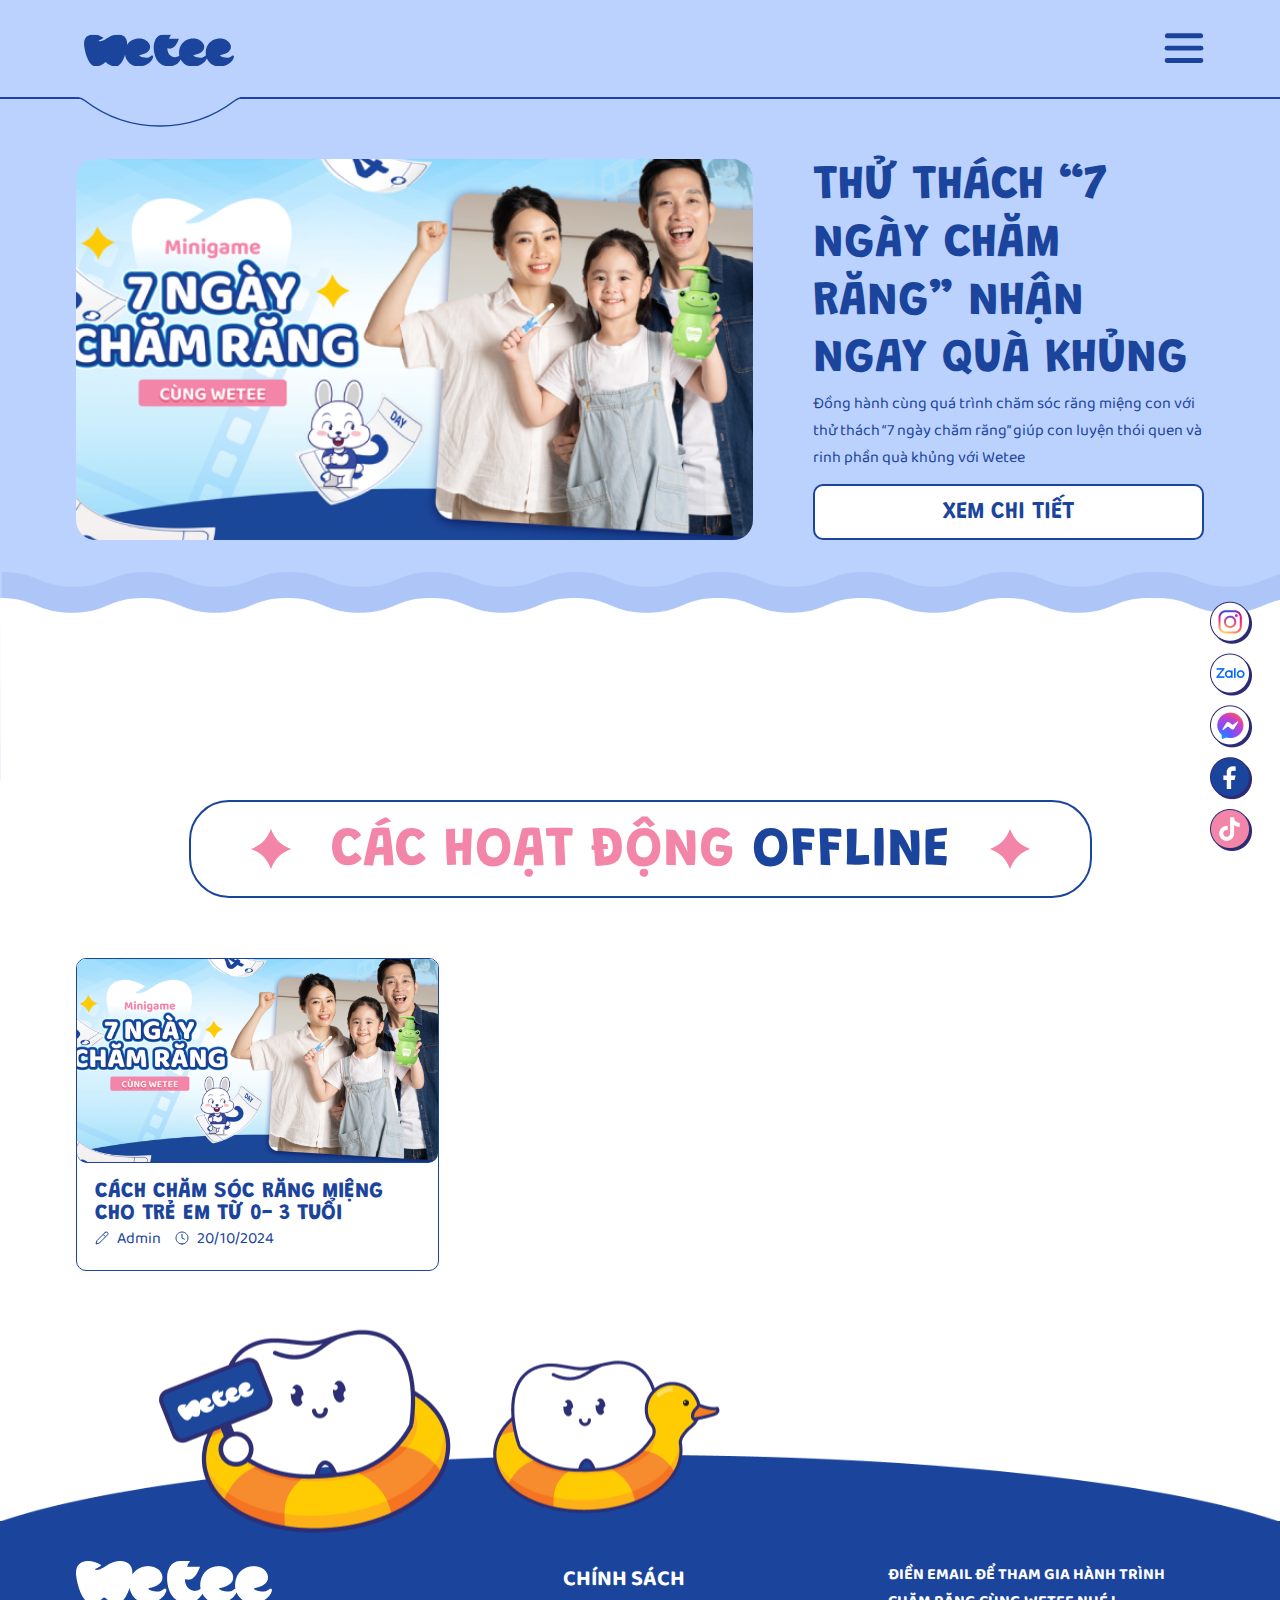
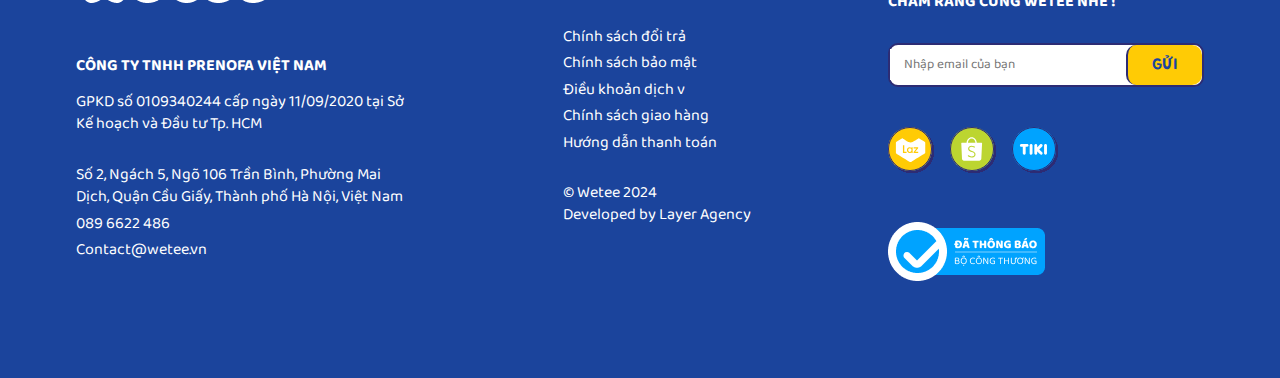
<file: blog.html>
<!DOCTYPE html>
<html lang="en">
<head>
	<meta charset="UTF-8">
	<meta http-equiv="X-UA-Compatible" content="IE=edge">
	<meta name="viewport" content="width=device-width, user-scalable=no, initial-scale=1.0, maximum-scale=1.0, minimum-scale=1.0">
	<title>Wetee</title>
	<link rel="preconnect" href="https://fonts.googleapis.com">
	<link rel="preconnect" href="https://fonts.gstatic.com" crossorigin>
	<link href="https://fonts.googleapis.com/css2?family=Baloo+Da+2:wght@400..800&family=Grandstander:ital,wght@0,100..900;1,100..900&display=swap" rel="stylesheet">
	<link rel="stylesheet" href="libs/glide/glide.core.min.css">
  <link rel="stylesheet" href="libs/glide/glide.theme.min.css">
	<link rel="stylesheet" href="css/main.css">
</head>
<body>
	<header class="header">
		<div class="container">
			<a href="/" class="logo">
				<img src="images/common/logo.svg">
			</a>
			<nav>
				<ul>
					<li><a href="#">Trang chủ</a></li>
					<li><a href="#">Câu chuyện thương hiệu</a></li>
					<li><a class="active" href="#">Sản phẩm</a></li>
					<li><a href="#">Chăm sóc răng xinh</a></li>
				</ul>
				
				<div class="tool-bar">
					<button class="btn btn-outline">Tư vấn ngay</button>
					<button class="btn btn-icon active"><img src="images/icons/cart.svg"></button>
				</div>
			</nav>
			<button class="btn nav-trigger"></button>
		</div>
	</header>
	<main class="blog-page">
		<section class="hero">
			<div class="container">
				<div class="grid">
					<div class="image" style="background-image: url(images/common/arrticle.png)"></div>
					<div class="content">
						<h3 class="granstander-font text-uppercase">Thử thách “7 ngày chăm răng” nhận ngay quà khủng</h3>
						<p>Đồng hành cùng quá trình chăm sóc răng miệng con với thử thách “7 ngày chăm răng” giúp con luyện thói quen và rinh phần quà khủng với Wetee</p>
						<a href="#" class="granstander-font btn btn-outline text-uppercase">Xem chi tiết</a>
					</div>
				</div>
			</div>
			<div class="wave-tail"></div>
		</section>
		<section class="articles">
			<div class="container">
				<div class="section-title">
					<h2 class="wrapper pink">
						<p><span class="granstander-font text-pink">Các hoạt động </span><span class="granstander-font">offline</span></p>
					</h2>
				</div>
				<div class="grid grid-md-3">
					<article>
						<div class="image" style="background-image: url(images/common/arrticle.png)"><a href="#"></a></div>
						<div class="content">
							<h4><a class="granstander-font text-uppercase" href="#">Cách chăm sóc răng miệng cho trẻ em từ 0- 3 tuổi</a></h4>
							<p class="d-flex align-items-center">
								<img class="mr-8" src="images/icons/edit.svg">
								<span class="mr-14">Admin</span>
								<img class="mr-8" src="images/icons/clock.svg">
								<span>20/10/2024</span>
							</p>
						</div>
					</article>
				</div>
			</div>
		</section>
	</main>
	<footer class="footer">
		<div class="wave-tail"><img src="images/common/curve_blue.png"></div>
		<figure class="mascot"><img src="images/common/footer.png"></figure>
		<div class="container">
			<div class="grid mb-28">
				<div class="footer-col">
					<img class="logo" src="images/common/logo_white.png">
					<h4 class="text-uppercase mb-12">Công ty TNHH Prenofa Việt Nam</h4>
					<p class="mb-28">GPKD số 0109340244 cấp ngày 11/09/2020 tại Sở Kế hoạch và Đầu tư Tp. HCM</p>
					<p class="mb-4">Số 2, Ngách 5, Ngõ 106 Trần Bình, Phường Mai Dịch, Quận Cầu Giấy, Thành phố Hà Nội, Việt Nam</p>
					<p class="mb-4">089 6622 486</p>
					<p class="mb-4">Contact@wetee.vn</p>
				</div>
				<div class="footer-col fc-2">
					<h4 class="text-uppercase footer-title">Chính sách</h4>
					<p class="mb-4">Chính sách đổi trả</p>
					<p class="mb-4">Chính sách bảo mật</p>
					<p class="mb-4">Điều khoản dịch v</p>
					<p class="mb-4">Chính sách giao hàng</p>
					<p class="mb-28">Hướng dẫn thanh toán</p>
					<p class="mb-4">© Wetee 2024 <br> Developed by Layer Agency</p>
				</div>
				<div class="footer-col">
					<h4 class="text-uppercase footer-title">ĐIỀN EMAIL ĐỂ THAM GIA HÀNH TRÌNH CHĂM RĂNG CÙNG WETEE NHÉ !</h4>
					<form>
						<input type="email" placeholder="Nhập email của bạn" required>
						<button class="btn btn-outline btn-yellow text-uppercase granstander-font">Gửi</button>
					</form>
					<p class="link-list" style="margin-bottom: 40px;">
						<a href="#"><img src="images/icons/lazada.svg"></a>
						<a href="#"><img src="images/icons/shopee.svg"></a>
						<a href="#"><img src="images/icons/tiki.svg"></a>
					</p>
					<img src="images/common/BCT.png">
				</div>
			</div>
		</div>
	</footer>
	<div class="link-list vertical" style="position: fixed; right: 28px; bottom: 40px; z-index: 11;">
		<a href="#"><img src="images/icons/insta.png"></a>
		<a href="#"><img src="images/icons/zalo.png"></a>
		<a href="#"><img src="images/icons/messenger.png"></a>
		<a href="#"><img src="images/icons/facebook.png"></a>
		<a href="#"><img src="images/icons/tiktok.png"></a>
	</div>
	<script src="libs/glide/glide.js"></script>
	<script src="js/main.js"></script>
</body>
</html>
</file>
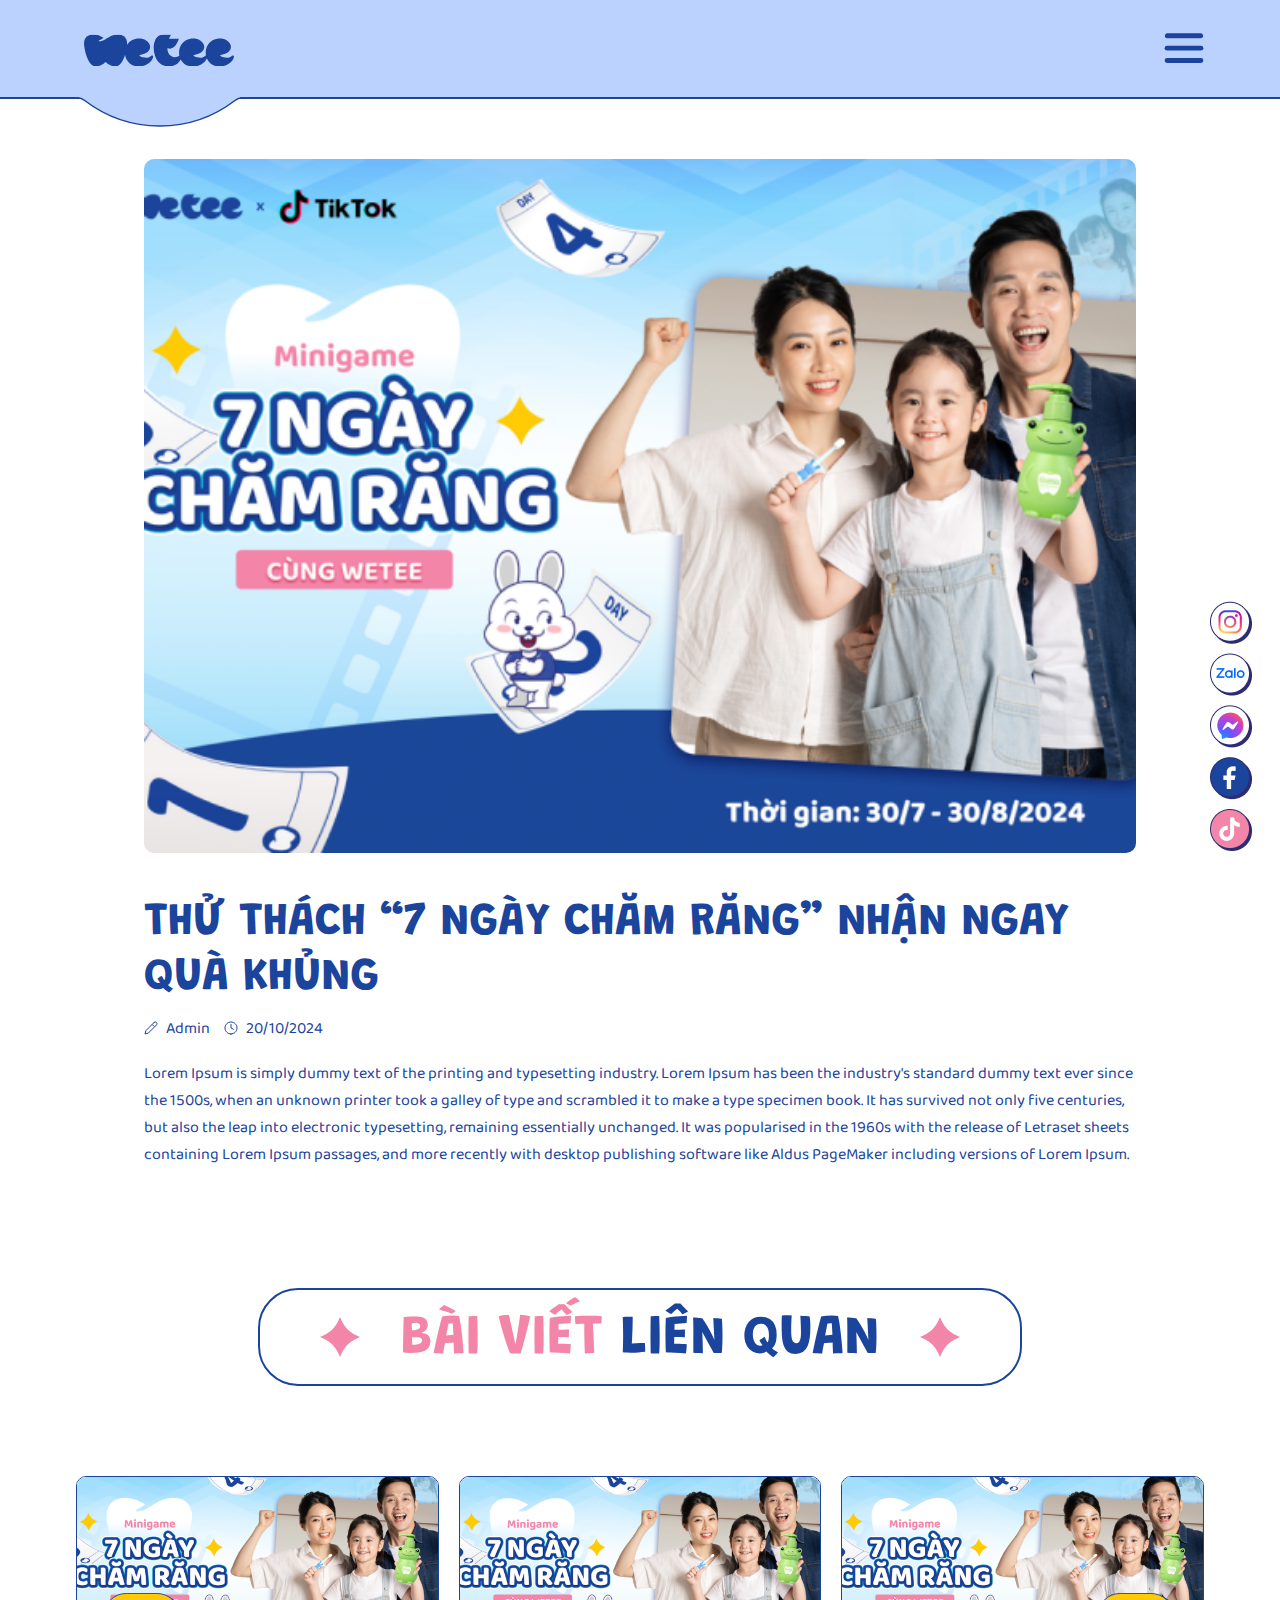
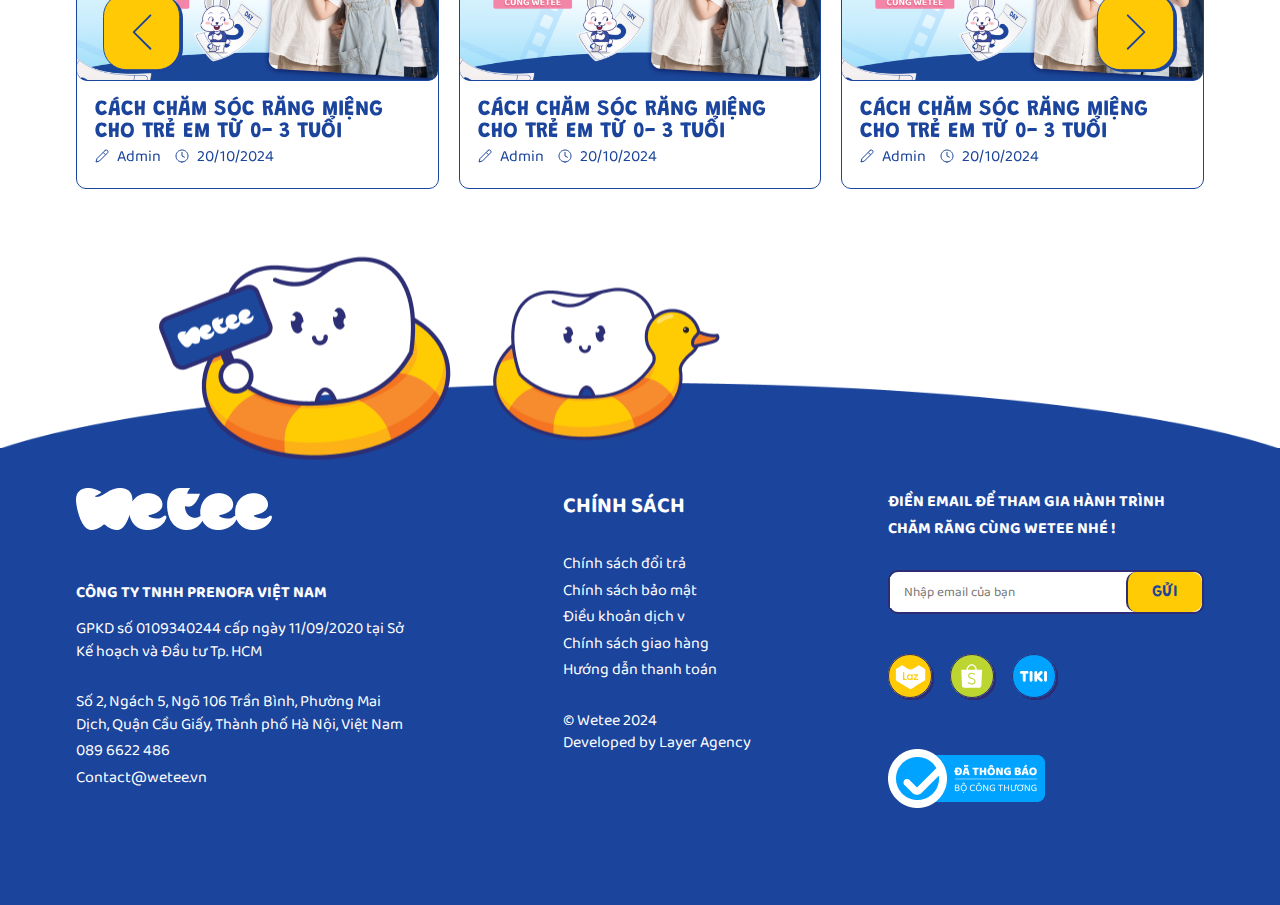
<file: blog_detail.html>
<!DOCTYPE html>
<html lang="en">
<head>
	<meta charset="UTF-8">
	<meta http-equiv="X-UA-Compatible" content="IE=edge">
	<meta name="viewport" content="width=device-width, user-scalable=no, initial-scale=1.0, maximum-scale=1.0, minimum-scale=1.0">
	<title>Wetee</title>
	<link rel="preconnect" href="https://fonts.googleapis.com">
	<link rel="preconnect" href="https://fonts.gstatic.com" crossorigin>
	<link href="https://fonts.googleapis.com/css2?family=Baloo+Da+2:wght@400..800&family=Grandstander:ital,wght@0,100..900;1,100..900&display=swap" rel="stylesheet">
	<link rel="stylesheet" href="libs/glide/glide.core.min.css">
  <link rel="stylesheet" href="libs/glide/glide.theme.min.css">
	<link rel="stylesheet" href="css/main.css">
</head>
<body>
	<header class="header">
		<div class="container">
			<a href="/" class="logo">
				<img src="images/common/logo.svg">
			</a>
			<nav>
				<ul>
					<li><a href="#">Trang chủ</a></li>
					<li><a href="#">Câu chuyện thương hiệu</a></li>
					<li><a class="active" href="#">Sản phẩm</a></li>
					<li><a href="#">Chăm sóc răng xinh</a></li>
				</ul>
				
				<div class="tool-bar">
					<button class="btn btn-outline">Tư vấn ngay</button>
					<button class="btn btn-icon active"><img src="images/icons/cart.svg"></button>
				</div>
			</nav>
			<button class="btn nav-trigger"></button>
		</div>
	</header>
	<main class="blog-detail-page">
		<section class="hero">
			<div class="container">
				<img src="images/common/arrticle.png" class="thumbnail">
				<h1 class="granstander-font mb-8">Thử thách “7 ngày chăm răng” nhận ngay quà khủng</h1>
				<p class="d-flex align-items-center mb-18" style="color: #1B449C;">
					<img class="mr-8" src="images/icons/edit.svg">
					<span class="mr-14">Admin</span>
					<img class="mr-8" src="images/icons/clock.svg">
					<span>20/10/2024</span>
				</p>
				<div class="content">
					<!--- Content --->
					Lorem Ipsum is simply dummy text of the printing and typesetting industry. Lorem Ipsum has been the industry's standard dummy text ever since the 1500s, when an unknown printer took a galley of type and scrambled it to make a type specimen book. It has survived not only five centuries, but also the leap into electronic typesetting, remaining essentially unchanged. It was popularised in the 1960s with the release of Letraset sheets containing Lorem Ipsum passages, and more recently with desktop publishing software like Aldus PageMaker including versions of Lorem Ipsum.
				</div>
			</div>
		</section>
		<section class="related-articles">
			<div class="container">
				<div class="section-title">
					<h2 class="wrapper pink">
						<p><span class="text-pink granstander-font">Bài viết </span><span class="granstander-font">liên quan</span></p>
					</h2>
				</div>
				
				<div id="cate_1" class="glide">
					<div class="glide__track" data-glide-el="track">
						<ul class="glide__slides">
							<li class="glide__slide">
								<article class="article-item">
									<div class="image" style="background-image: url(images/common/arrticle.png)"><a href="#"></a></div>
									<div class="content">
										<h4><a class="granstander-font text-uppercase" href="#">Cách chăm sóc răng miệng cho trẻ em từ 0- 3 tuổi</a></h4>
										<p class="d-flex align-items-center">
											<img class="mr-8" src="images/icons/edit.svg">
											<span class="mr-14">Admin</span>
											<img class="mr-8" src="images/icons/clock.svg">
											<span>20/10/2024</span>
										</p>
									</div>
								</article>
							</li>
							<li class="glide__slide">
								<article class="article-item">
									<div class="image" style="background-image: url(images/common/arrticle.png)"><a href="#"></a></div>
									<div class="content">
										<h4><a class="granstander-font text-uppercase" href="#">Cách chăm sóc răng miệng cho trẻ em từ 0- 3 tuổi</a></h4>
										<p class="d-flex align-items-center">
											<img class="mr-8" src="images/icons/edit.svg">
											<span class="mr-14">Admin</span>
											<img class="mr-8" src="images/icons/clock.svg">
											<span>20/10/2024</span>
										</p>
									</div>
								</article>
							</li>
							<li class="glide__slide">
								<article class="article-item">
									<div class="image" style="background-image: url(images/common/arrticle.png)"><a href="#"></a></div>
									<div class="content">
										<h4><a class="granstander-font text-uppercase" href="#">Cách chăm sóc răng miệng cho trẻ em từ 0- 3 tuổi</a></h4>
										<p class="d-flex align-items-center">
											<img class="mr-8" src="images/icons/edit.svg">
											<span class="mr-14">Admin</span>
											<img class="mr-8" src="images/icons/clock.svg">
											<span>20/10/2024</span>
										</p>
									</div>
								</article>
							</li>
						</ul>
					</div>

					<div class="glide__arrows" data-glide-el="controls">
						<button class="glide__arrow glide__arrow--left btn-slider prev" data-glide-dir="<"></button>
						<button class="glide__arrow glide__arrow--right btn-slider next" data-glide-dir=">"></button>
					</div>
				</div>
			</div>
		</section>
	</main>
	<footer class="footer">
		<div class="wave-tail"><img src="images/common/curve_blue.png"></div>
		<figure class="mascot"><img src="images/common/footer.png"></figure>
		<div class="container">
			<div class="grid mb-28">
				<div class="footer-col">
					<img class="logo" src="images/common/logo_white.png">
					<h4 class="text-uppercase mb-12">Công ty TNHH Prenofa Việt Nam</h4>
					<p class="mb-28">GPKD số 0109340244 cấp ngày 11/09/2020 tại Sở Kế hoạch và Đầu tư Tp. HCM</p>
					<p class="mb-4">Số 2, Ngách 5, Ngõ 106 Trần Bình, Phường Mai Dịch, Quận Cầu Giấy, Thành phố Hà Nội, Việt Nam</p>
					<p class="mb-4">089 6622 486</p>
					<p class="mb-4">Contact@wetee.vn</p>
				</div>
				<div class="footer-col fc-2">
					<h4 class="text-uppercase footer-title">Chính sách</h4>
					<p class="mb-4">Chính sách đổi trả</p>
					<p class="mb-4">Chính sách bảo mật</p>
					<p class="mb-4">Điều khoản dịch v</p>
					<p class="mb-4">Chính sách giao hàng</p>
					<p class="mb-28">Hướng dẫn thanh toán</p>
					<p class="mb-4">© Wetee 2024 <br> Developed by Layer Agency</p>
				</div>
				<div class="footer-col">
					<h4 class="text-uppercase footer-title">ĐIỀN EMAIL ĐỂ THAM GIA HÀNH TRÌNH CHĂM RĂNG CÙNG WETEE NHÉ !</h4>
					<form>
						<input type="email" placeholder="Nhập email của bạn" required>
						<button class="btn btn-outline btn-yellow text-uppercase granstander-font">Gửi</button>
					</form>
					<p class="link-list" style="margin-bottom: 40px;">
						<a href="#"><img src="images/icons/lazada.svg"></a>
						<a href="#"><img src="images/icons/shopee.svg"></a>
						<a href="#"><img src="images/icons/tiki.svg"></a>
					</p>
					<img src="images/common/BCT.png">
				</div>
			</div>
		</div>
	</footer>
	<div class="link-list vertical" style="position: fixed; right: 28px; bottom: 40px; z-index: 11;">
		<a href="#"><img src="images/icons/insta.png"></a>
		<a href="#"><img src="images/icons/zalo.png"></a>
		<a href="#"><img src="images/icons/messenger.png"></a>
		<a href="#"><img src="images/icons/facebook.png"></a>
		<a href="#"><img src="images/icons/tiktok.png"></a>
	</div>
	<script src="libs/glide/glide.js"></script>
	<script src="js/main.js"></script>
</body>
</html>
</file>
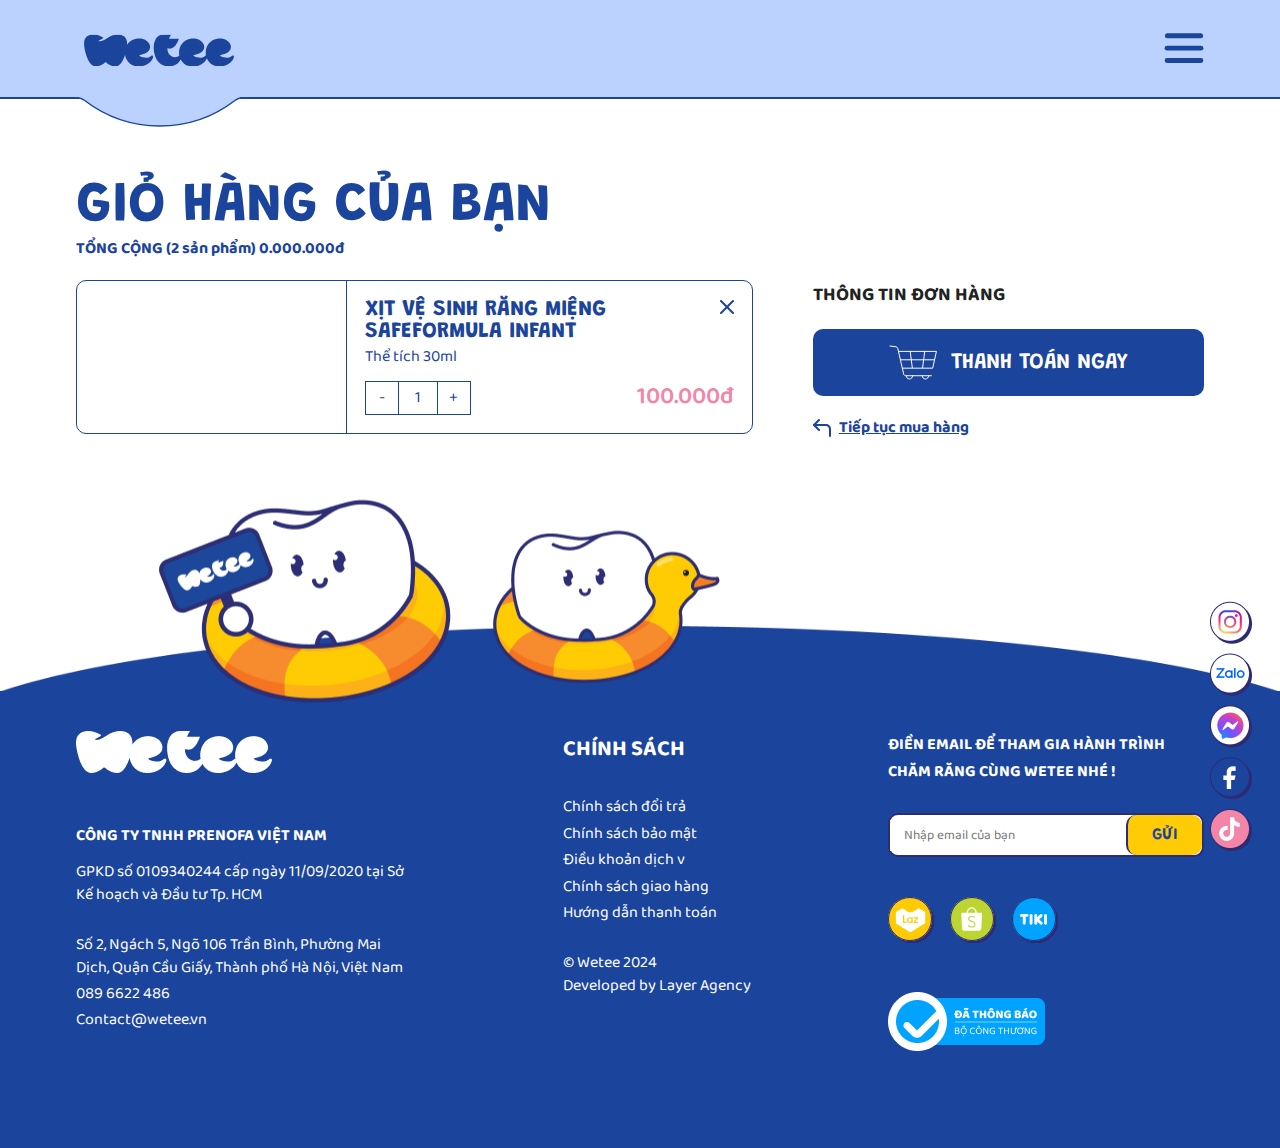
<file: cart.html>
<!DOCTYPE html>
<html lang="en">
<head>
	<meta charset="UTF-8">
	<meta http-equiv="X-UA-Compatible" content="IE=edge">
	<meta name="viewport" content="width=device-width, user-scalable=no, initial-scale=1.0, maximum-scale=1.0, minimum-scale=1.0">
	<title>Wetee</title>
	<link rel="preconnect" href="https://fonts.googleapis.com">
	<link rel="preconnect" href="https://fonts.gstatic.com" crossorigin>
	<link href="https://fonts.googleapis.com/css2?family=Baloo+Da+2:wght@400..800&family=Grandstander:ital,wght@0,100..900;1,100..900&display=swap" rel="stylesheet">
	<link rel="stylesheet" href="libs/glide/glide.core.min.css">
  <link rel="stylesheet" href="libs/glide/glide.theme.min.css">
	<link rel="stylesheet" href="css/main.css">
</head>
<body>
	<header class="header">
		<div class="container">
			<a href="/" class="logo">
				<img src="images/common/logo.svg">
			</a>
			<nav>
				<ul>
					<li><a href="#">Trang chủ</a></li>
					<li><a href="#">Câu chuyện thương hiệu</a></li>
					<li><a class="active" href="#">Sản phẩm</a></li>
					<li><a href="#">Chăm sóc răng xinh</a></li>
				</ul>
				
				<div class="tool-bar">
					<button class="btn btn-outline">Tư vấn ngay</button>
					<button class="btn btn-icon active"><img src="images/icons/cart.svg"></button>
				</div>
			</nav>
			<button class="btn nav-trigger"></button>
		</div>
	</header>
	<main class="cart-page">
		<div class="container">
			<h2 class="section-title" style="text-align: left">Giỏ hàng của bạn</h2>
			<h4 class="mb-18" style="color: #1B449C;">TỔNG CỘNG (2 sản phẩm) 0.000.000đ</h4>
			<div class="grid grid-md-2">
				<ul class="cart-list">
					<li class="cart-item">
						<div class="image"></div>
						<div class="content">
							<h4 class="mb-4 granstander-font">Xịt vệ sinh răng miệng Safeformula Infant</h4>
							<p class="mb-14">Thể tích 30ml</p>
							<button class="delete"><img src="images/icons/close.svg"></button>
							<div class="d-flex align-items-center justify-content-between">
								<div class="count">
									<button>-</button>
									<span>1</span>
									<button>+</button>
								</div>
								
								<p class="price text-pink">100.000đ</p>
							</div>
						</div>
					</li>
				</ul>
				
				<div class="payment-section">
					<h3 class="text-uppercase mb-18">Thông tin đơn hàng</h3>
					
					<a href="#" class="btn-payment mb-18">
						<img src="images/icons/purchase.svg">
						<span>Thanh toán ngay</span>
					</a>
					
					<a class="d-flex align-items-center" href="#">
						<img class="mr-8" src="images/icons/return.svg">
						<u><b>Tiếp tục mua hàng</b></u>
					</a>
				</div>
			</div>
		</div>
	</main>
	<footer class="footer">
		<div class="wave-tail"><img src="images/common/curve_blue.png"></div>
		<figure class="mascot"><img src="images/common/footer.png"></figure>
		<div class="container">
			<div class="grid mb-28">
				<div class="footer-col">
					<img class="logo" src="images/common/logo_white.png">
					<h4 class="text-uppercase mb-12">Công ty TNHH Prenofa Việt Nam</h4>
					<p class="mb-28">GPKD số 0109340244 cấp ngày 11/09/2020 tại Sở Kế hoạch và Đầu tư Tp. HCM</p>
					<p class="mb-4">Số 2, Ngách 5, Ngõ 106 Trần Bình, Phường Mai Dịch, Quận Cầu Giấy, Thành phố Hà Nội, Việt Nam</p>
					<p class="mb-4">089 6622 486</p>
					<p class="mb-4">Contact@wetee.vn</p>
				</div>
				<div class="footer-col fc-2">
					<h4 class="text-uppercase footer-title">Chính sách</h4>
					<p class="mb-4">Chính sách đổi trả</p>
					<p class="mb-4">Chính sách bảo mật</p>
					<p class="mb-4">Điều khoản dịch v</p>
					<p class="mb-4">Chính sách giao hàng</p>
					<p class="mb-28">Hướng dẫn thanh toán</p>
					<p class="mb-4">© Wetee 2024 <br> Developed by Layer Agency</p>
				</div>
				<div class="footer-col">
					<h4 class="text-uppercase footer-title">ĐIỀN EMAIL ĐỂ THAM GIA HÀNH TRÌNH CHĂM RĂNG CÙNG WETEE NHÉ !</h4>
					<form>
						<input type="email" placeholder="Nhập email của bạn" required>
						<button class="btn btn-outline btn-yellow text-uppercase granstander-font">Gửi</button>
					</form>
					<p class="link-list" style="margin-bottom: 40px;">
						<a href="#"><img src="images/icons/lazada.svg"></a>
						<a href="#"><img src="images/icons/shopee.svg"></a>
						<a href="#"><img src="images/icons/tiki.svg"></a>
					</p>
					<img src="images/common/BCT.png">
				</div>
			</div>
		</div>
	</footer>
	<div class="link-list vertical" style="position: fixed; right: 28px; bottom: 40px; z-index: 11;">
		<a href="#"><img src="images/icons/insta.png"></a>
		<a href="#"><img src="images/icons/zalo.png"></a>
		<a href="#"><img src="images/icons/messenger.png"></a>
		<a href="#"><img src="images/icons/facebook.png"></a>
		<a href="#"><img src="images/icons/tiktok.png"></a>
	</div>
	<script src="libs/glide/glide.js"></script>
	<script src="js/main.js"></script>
</body>
</html>
</file>
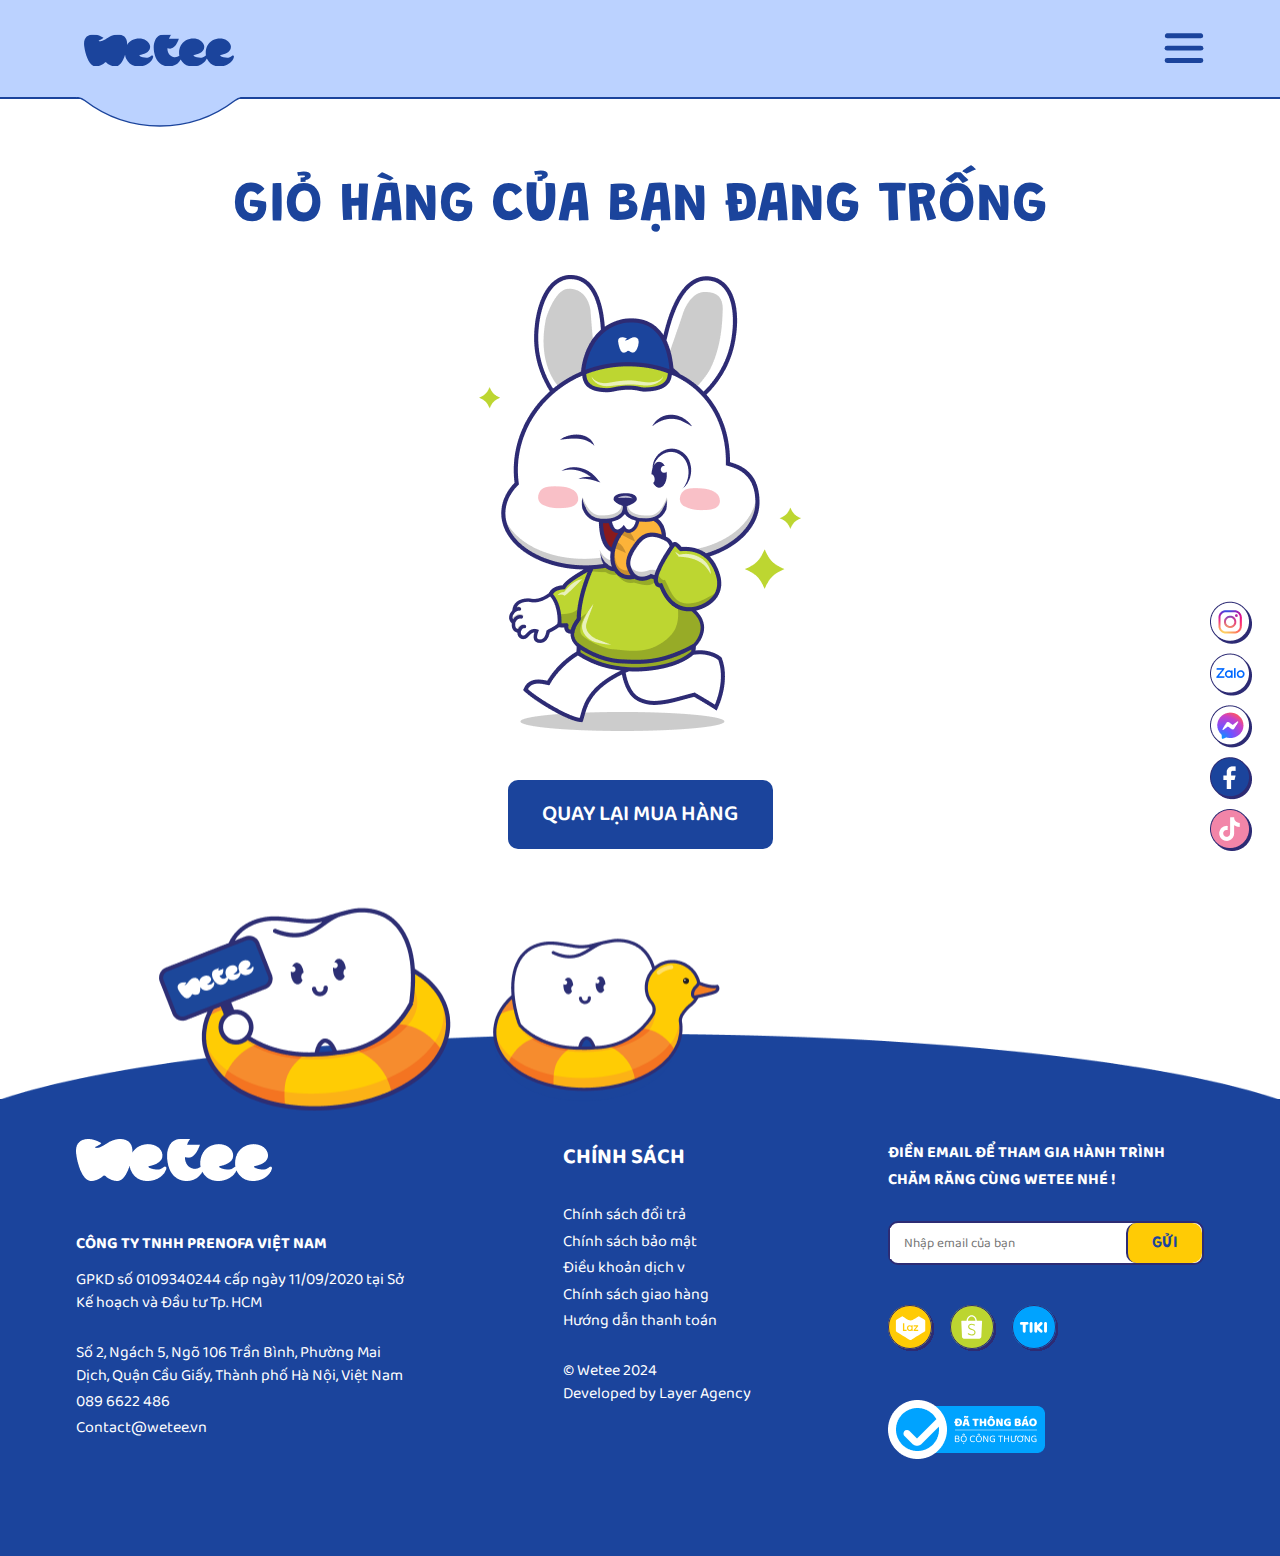
<file: cart_empty.html>
<!DOCTYPE html>
<html lang="en">
<head>
	<meta charset="UTF-8">
	<meta http-equiv="X-UA-Compatible" content="IE=edge">
	<meta name="viewport" content="width=device-width, user-scalable=no, initial-scale=1.0, maximum-scale=1.0, minimum-scale=1.0">
	<title>Wetee</title>
	<link rel="preconnect" href="https://fonts.googleapis.com">
	<link rel="preconnect" href="https://fonts.gstatic.com" crossorigin>
	<link href="https://fonts.googleapis.com/css2?family=Baloo+Da+2:wght@400..800&family=Grandstander:ital,wght@0,100..900;1,100..900&display=swap" rel="stylesheet">
	<link rel="stylesheet" href="libs/glide/glide.core.min.css">
  <link rel="stylesheet" href="libs/glide/glide.theme.min.css">
	<link rel="stylesheet" href="css/main.css">
</head>
<body>
	<header class="header">
		<div class="container">
			<a href="/" class="logo">
				<img src="images/common/logo.svg">
			</a>
			<nav>
				<ul>
					<li><a href="#">Trang chủ</a></li>
					<li><a href="#">Câu chuyện thương hiệu</a></li>
					<li><a class="active" href="#">Sản phẩm</a></li>
					<li><a href="#">Chăm sóc răng xinh</a></li>
				</ul>
				
				<div class="tool-bar">
					<button class="btn btn-outline">Tư vấn ngay</button>
					<button class="btn btn-icon active"><img src="images/icons/cart.svg"></button>
				</div>
			</nav>
			<button class="btn nav-trigger"></button>
		</div>
	</header>
	<main class="cart-page">
		<div class="container">
			<div class="text-center">
				<h2 class="section-title">Giỏ hàng của bạn đang trống</h2>
				<img src="images/common/empty_cart.png" style="margin: 40px 0;">
				
				<div class="payment-section"><a href="#" class="btn-payment" style="max-width: 265px; margin: auto;">Quay lại mua hàng</a></div>
			</div>
			
		</div>
	</main>
	<footer class="footer">
		<div class="wave-tail"><img src="images/common/curve_blue.png"></div>
		<figure class="mascot"><img src="images/common/footer.png"></figure>
		<div class="container">
			<div class="grid mb-28">
				<div class="footer-col">
					<img class="logo" src="images/common/logo_white.png">
					<h4 class="text-uppercase mb-12">Công ty TNHH Prenofa Việt Nam</h4>
					<p class="mb-28">GPKD số 0109340244 cấp ngày 11/09/2020 tại Sở Kế hoạch và Đầu tư Tp. HCM</p>
					<p class="mb-4">Số 2, Ngách 5, Ngõ 106 Trần Bình, Phường Mai Dịch, Quận Cầu Giấy, Thành phố Hà Nội, Việt Nam</p>
					<p class="mb-4">089 6622 486</p>
					<p class="mb-4">Contact@wetee.vn</p>
				</div>
				<div class="footer-col fc-2">
					<h4 class="text-uppercase footer-title">Chính sách</h4>
					<p class="mb-4">Chính sách đổi trả</p>
					<p class="mb-4">Chính sách bảo mật</p>
					<p class="mb-4">Điều khoản dịch v</p>
					<p class="mb-4">Chính sách giao hàng</p>
					<p class="mb-28">Hướng dẫn thanh toán</p>
					<p class="mb-4">© Wetee 2024 <br> Developed by Layer Agency</p>
				</div>
				<div class="footer-col">
					<h4 class="text-uppercase footer-title">ĐIỀN EMAIL ĐỂ THAM GIA HÀNH TRÌNH CHĂM RĂNG CÙNG WETEE NHÉ !</h4>
					<form>
						<input type="email" placeholder="Nhập email của bạn" required>
						<button class="btn btn-outline btn-yellow text-uppercase granstander-font">Gửi</button>
					</form>
					<p class="link-list" style="margin-bottom: 40px;">
						<a href="#"><img src="images/icons/lazada.svg"></a>
						<a href="#"><img src="images/icons/shopee.svg"></a>
						<a href="#"><img src="images/icons/tiki.svg"></a>
					</p>
					<img src="images/common/BCT.png">
				</div>
			</div>
		</div>
	</footer>
	<div class="link-list vertical" style="position: fixed; right: 28px; bottom: 40px; z-index: 11;">
		<a href="#"><img src="images/icons/insta.png"></a>
		<a href="#"><img src="images/icons/zalo.png"></a>
		<a href="#"><img src="images/icons/messenger.png"></a>
		<a href="#"><img src="images/icons/facebook.png"></a>
		<a href="#"><img src="images/icons/tiktok.png"></a>
	</div>
	<script src="libs/glide/glide.js"></script>
	<script src="js/main.js"></script>
</body>
</html>
</file>
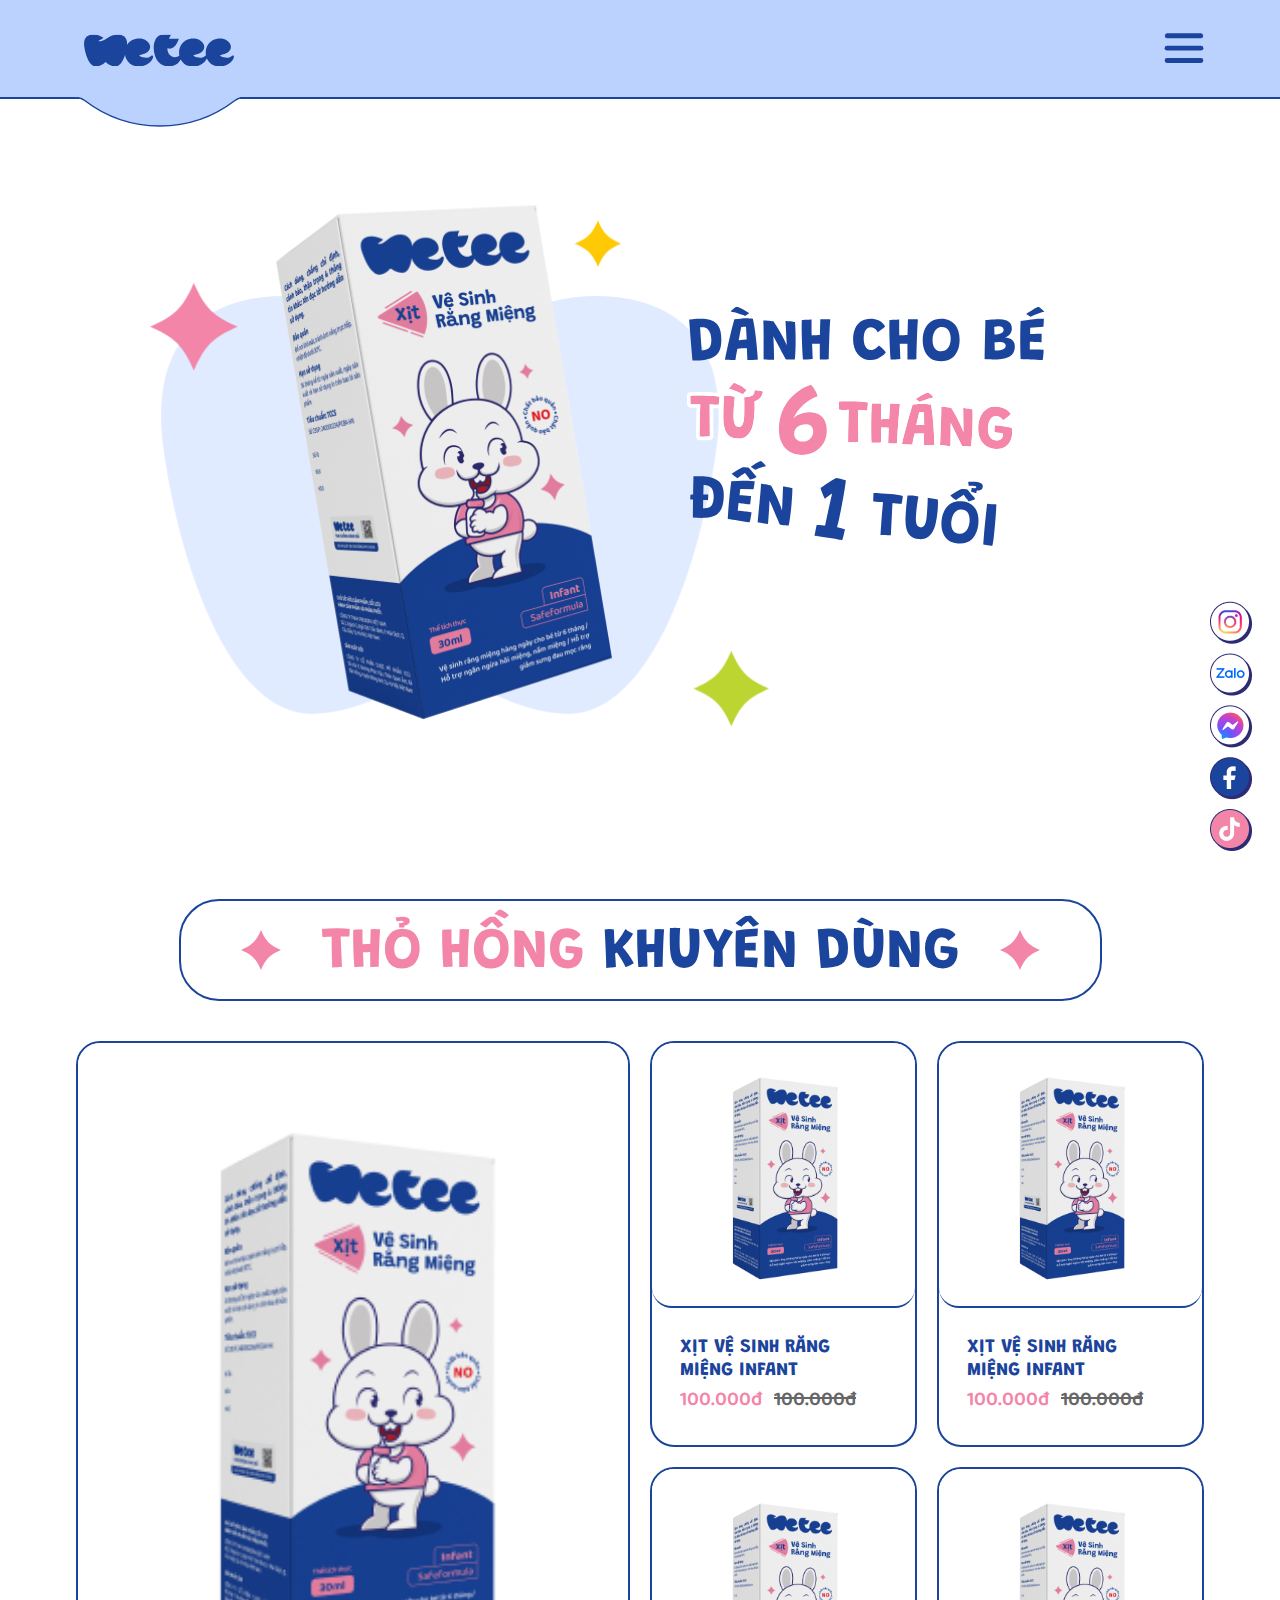
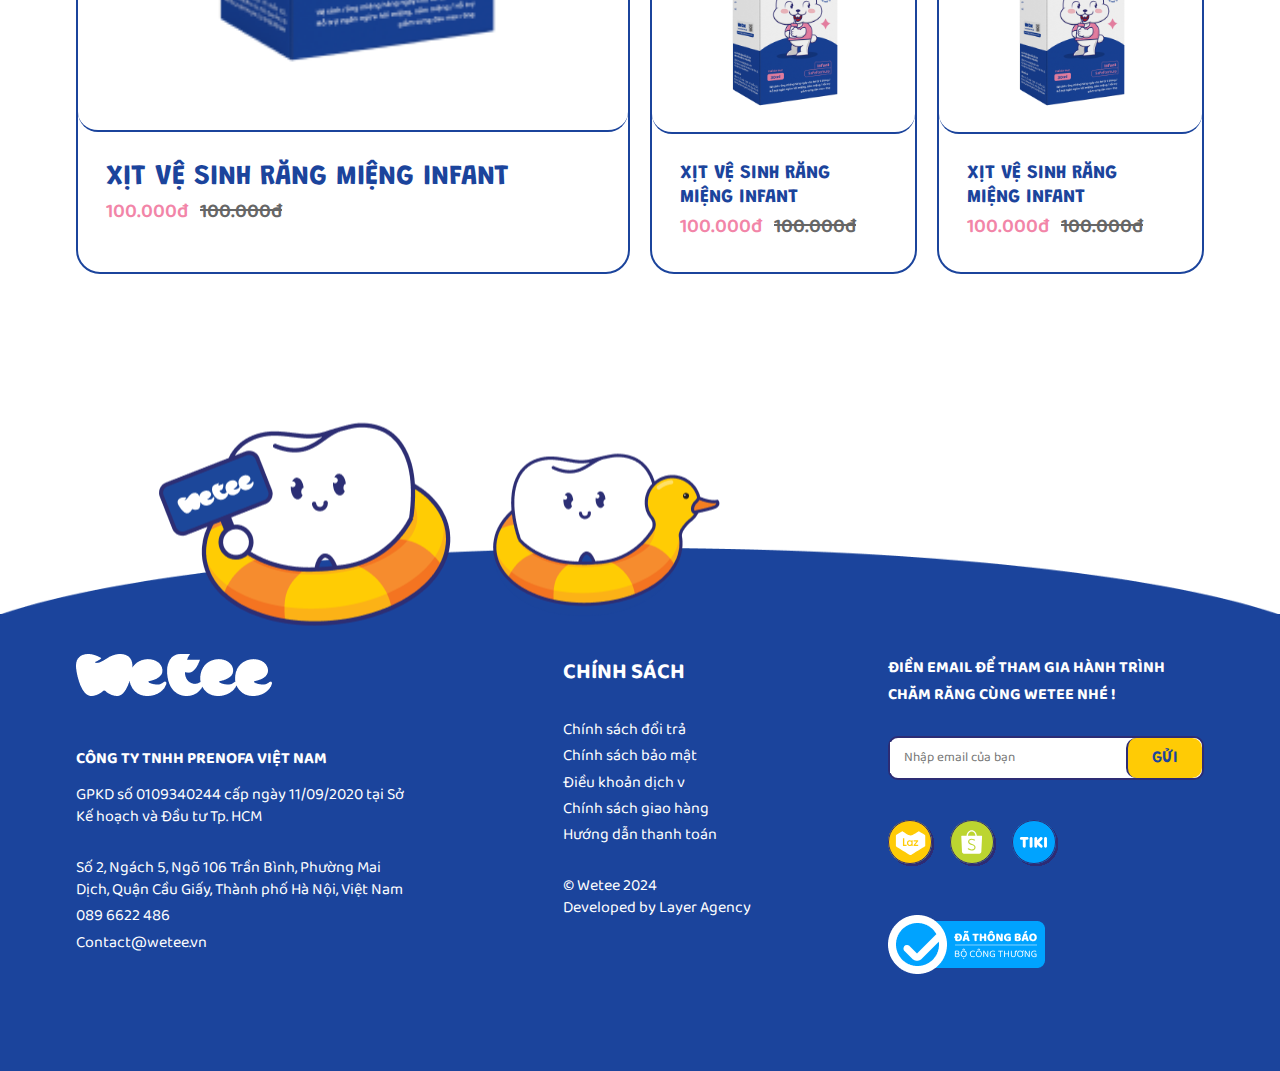
<file: category.html>
<!DOCTYPE html>
<html lang="en">
<head>
	<meta charset="UTF-8">
	<meta http-equiv="X-UA-Compatible" content="IE=edge">
	<meta name="viewport" content="width=device-width, user-scalable=no, initial-scale=1.0, maximum-scale=1.0, minimum-scale=1.0">
	<title>Wetee</title>
	<link rel="preconnect" href="https://fonts.googleapis.com">
	<link rel="preconnect" href="https://fonts.gstatic.com" crossorigin>
	<link href="https://fonts.googleapis.com/css2?family=Baloo+Da+2:wght@400..800&family=Grandstander:ital,wght@0,100..900;1,100..900&display=swap" rel="stylesheet">
	<link rel="stylesheet" href="libs/glide/glide.core.min.css">
  <link rel="stylesheet" href="libs/glide/glide.theme.min.css">
	<link rel="stylesheet" href="css/main.css">
</head>
<body>
	<header class="header">
		<div class="container">
			<a href="/" class="logo">
				<img src="images/common/logo.svg">
			</a>
			<nav>
				<ul>
					<li><a href="#">Trang chủ</a></li>
					<li><a href="#">Câu chuyện thương hiệu</a></li>
					<li><a class="active" href="#">Sản phẩm</a></li>
					<li><a href="#">Chăm sóc răng xinh</a></li>
				</ul>
				
				<div class="tool-bar">
					<button class="btn btn-outline">Tư vấn ngay</button>
					<button class="btn btn-icon active"><img src="images/icons/cart.svg"></button>
				</div>
			</nav>
			<button class="btn nav-trigger"></button>
		</div>
	</header>
	<main class="category-page">
		<section class="hero">
			<div class="container">
				<div class="hero-image"><figure></figure></div>
				<div class="hero-title-image">
					<img src="images/products/cate_12.svg">
				</div>
			</div>
		</section>
		<section class="products">
			<div class="container">
				<div class="section-title">
					<h2 class="wrapper pink">
						<p><span class="granstander-font text-pink">Thỏ hồng </span><span class="granstander-font">khuyên dùng</span></p>
					</h2>
				</div>
				<div class="grid">
					<div class="product-card">
						<div class="image" style="background-image: url(images/products/prd_1.png)"></div>
						<div class="content">
							<h4 class="text-uppercase"><a class="granstander-font" href="#">Xịt vệ sinh răng miệng Infant</a></h4>
							<p class="price">
								<span class="text-pink mr-8">100.000đ</span>
								<del>100.000đ</del>
							</p>
						</div>
					</div>
					<div class="product-card">
						<div class="image" style="background-image: url(images/products/prd_1.png)"></div>
						<div class="content">
							<h4 class="text-uppercase"><a class="granstander-font" href="#">Xịt vệ sinh răng miệng Infant</a></h4>
							<p class="price">
								<span class="text-pink mr-8">100.000đ</span>
								<del>100.000đ</del>
							</p>
						</div>
					</div>
					<div class="product-card">
						<div class="image" style="background-image: url(images/products/prd_1.png)"></div>
						<div class="content">
							<h4 class="text-uppercase"><a class="granstander-font" href="#">Xịt vệ sinh răng miệng Infant</a></h4>
							<p class="price">
								<span class="text-pink mr-8">100.000đ</span>
								<del>100.000đ</del>
							</p>
						</div>
					</div>
					<div class="product-card">
						<div class="image" style="background-image: url(images/products/prd_1.png)"></div>
						<div class="content">
							<h4 class="text-uppercase"><a class="granstander-font" href="#">Xịt vệ sinh răng miệng Infant</a></h4>
							<p class="price">
								<span class="text-pink mr-8">100.000đ</span>
								<del>100.000đ</del>
							</p>
						</div>
					</div>
					<div class="product-card">
						<div class="image" style="background-image: url(images/products/prd_1.png)"></div>
						<div class="content">
							<h4 class="text-uppercase"><a class="granstander-font" href="#">Xịt vệ sinh răng miệng Infant</a></h4>
							<p class="price">
								<span class="text-pink mr-8">100.000đ</span>
								<del>100.000đ</del>
							</p>
						</div>
					</div>
				</div>
			</div>
		</section>
	</main>
	<footer class="footer">
		<div class="wave-tail"><img src="images/common/curve_blue.png"></div>
		<figure class="mascot"><img src="images/common/footer.png"></figure>
		<div class="container">
			<div class="grid mb-28">
				<div class="footer-col">
					<img class="logo" src="images/common/logo_white.png">
					<h4 class="text-uppercase mb-12">Công ty TNHH Prenofa Việt Nam</h4>
					<p class="mb-28">GPKD số 0109340244 cấp ngày 11/09/2020 tại Sở Kế hoạch và Đầu tư Tp. HCM</p>
					<p class="mb-4">Số 2, Ngách 5, Ngõ 106 Trần Bình, Phường Mai Dịch, Quận Cầu Giấy, Thành phố Hà Nội, Việt Nam</p>
					<p class="mb-4">089 6622 486</p>
					<p class="mb-4">Contact@wetee.vn</p>
				</div>
				<div class="footer-col fc-2">
					<h4 class="text-uppercase footer-title">Chính sách</h4>
					<p class="mb-4">Chính sách đổi trả</p>
					<p class="mb-4">Chính sách bảo mật</p>
					<p class="mb-4">Điều khoản dịch v</p>
					<p class="mb-4">Chính sách giao hàng</p>
					<p class="mb-28">Hướng dẫn thanh toán</p>
					<p class="mb-4">© Wetee 2024 <br> Developed by Layer Agency</p>
				</div>
				<div class="footer-col">
					<h4 class="text-uppercase footer-title">ĐIỀN EMAIL ĐỂ THAM GIA HÀNH TRÌNH CHĂM RĂNG CÙNG WETEE NHÉ !</h4>
					<form>
						<input type="email" placeholder="Nhập email của bạn" required>
						<button class="btn btn-outline btn-yellow text-uppercase granstander-font">Gửi</button>
					</form>
					<p class="link-list" style="margin-bottom: 40px;">
						<a href="#"><img src="images/icons/lazada.svg"></a>
						<a href="#"><img src="images/icons/shopee.svg"></a>
						<a href="#"><img src="images/icons/tiki.svg"></a>
					</p>
					<img src="images/common/BCT.png">
				</div>
			</div>
		</div>
	</footer>
	<div class="link-list vertical" style="position: fixed; right: 28px; bottom: 40px; z-index: 11;">
		<a href="#"><img src="images/icons/insta.png"></a>
		<a href="#"><img src="images/icons/zalo.png"></a>
		<a href="#"><img src="images/icons/messenger.png"></a>
		<a href="#"><img src="images/icons/facebook.png"></a>
		<a href="#"><img src="images/icons/tiktok.png"></a>
	</div>
	<script src="libs/glide/glide.js"></script>
	<script src="js/main.js"></script>
</body>
</html>
</file>
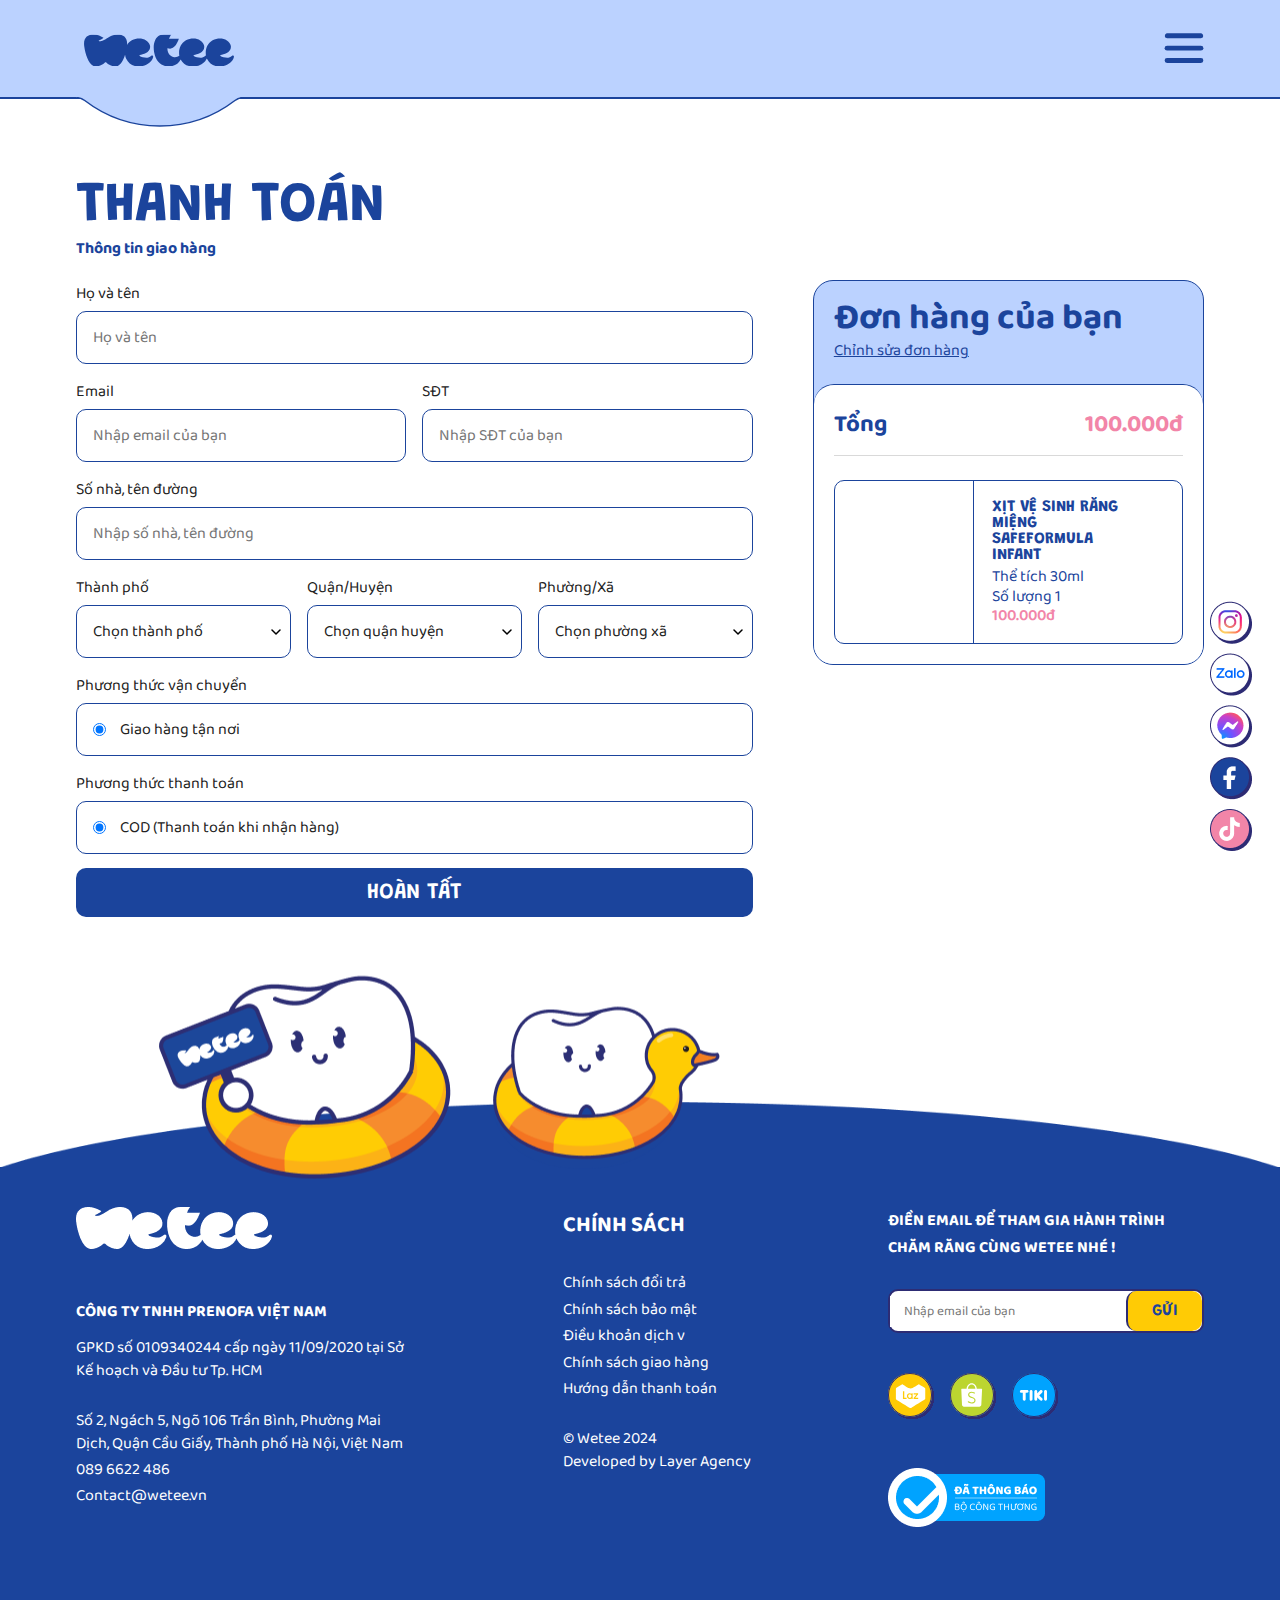
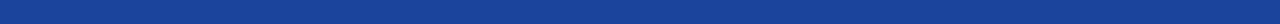
<file: checkout.html>
<!DOCTYPE html>
<html lang="en">
<head>
	<meta charset="UTF-8">
	<meta http-equiv="X-UA-Compatible" content="IE=edge">
	<meta name="viewport" content="width=device-width, user-scalable=no, initial-scale=1.0, maximum-scale=1.0, minimum-scale=1.0">
	<title>Wetee</title>
	<link rel="preconnect" href="https://fonts.googleapis.com">
	<link rel="preconnect" href="https://fonts.gstatic.com" crossorigin>
	<link href="https://fonts.googleapis.com/css2?family=Baloo+Da+2:wght@400..800&family=Grandstander:ital,wght@0,100..900;1,100..900&display=swap" rel="stylesheet">
	<link rel="stylesheet" href="libs/glide/glide.core.min.css">
  <link rel="stylesheet" href="libs/glide/glide.theme.min.css">
	<link rel="stylesheet" href="css/main.css">
</head>
<body>
	<header class="header">
		<div class="container">
			<a href="/" class="logo">
				<img src="images/common/logo.svg">
			</a>
			<nav>
				<ul>
					<li><a href="#">Trang chủ</a></li>
					<li><a href="#">Câu chuyện thương hiệu</a></li>
					<li><a class="active" href="#">Sản phẩm</a></li>
					<li><a href="#">Chăm sóc răng xinh</a></li>
				</ul>
				
				<div class="tool-bar">
					<button class="btn btn-outline">Tư vấn ngay</button>
					<button class="btn btn-icon active"><img src="images/icons/cart.svg"></button>
				</div>
			</nav>
			<button class="btn nav-trigger"></button>
		</div>
	</header>
	<main class="checkout-page">
		<div class="container">
			<h2 class="section-title" style="text-align: left">Thanh toán</h2>
			<h4 class="mb-18" style="color: #1B449C;">Thông tin giao hàng</h4>
			<div class="grid main-grid">
				<form class="form">
					<div class="mb-14">
						<span class="d-block mb-4">Họ và tên</span>
						<input class="input" type="text" placeholder="Họ và tên">
					</div>
					<div class="grid grid-md-2 mb-14">
						<div>
							<span class="d-block mb-4">Email</span>
							<input class="input" type="text" placeholder="Nhập email của bạn">
						</div>
						<div>
							<span class="d-block mb-4">SĐT</span>
							<input class="input" type="text" placeholder="Nhập SĐT của bạn">
						</div>
					</div>
					<div class="mb-14">
						<span class="d-block mb-4">Số nhà, tên đường</span>
						<input class="input" type="text" placeholder="Nhập số nhà, tên đường">
					</div>
					<div class="grid grid-md-3 mb-14">
						<div>
							<span class="d-block mb-4">Thành phố</span>
							<select name="city" class="select">
								<option value="">Chọn thành phố</option>
							</select>
						</div>
						<div>
							<span class="d-block mb-4">Quận/Huyện</span>
							<select name="district" class="select">
								<option value="">Chọn quận huyện</option>
							</select>
						</div>
						<div>
							<span class="d-block mb-4">Phường/Xã</span>
							<select name="ward" class="select" >
								<option value="">Chọn phường xã</option>
							</select>
						</div>
					</div>
					<div class="mb-14">
						<span class="d-block mb-4">Phương thức vận chuyển</span>
						<div class="multiple-choices-item">
							<input type="radio" checked>
							<span>Giao hàng tận nơi</span>
						</div>
					</div>
					<div class="mb-14">
						<span class="d-block mb-4">Phương thức thanh toán</span>
						<div class="multiple-choices-item">
							<input type="radio" checked>
							<span>COD (Thanh toán khi nhận hàng)</span>
						</div>
					</div>
					<button class="btn"><span class="granstander-font text-uppercase">Hoàn tất</span></button>
				</form>
				<div class="cart-information">
					<div class="cart-header">
						<h3>Đơn hàng của bạn</h3>
						<a href="#"><u>Chỉnh sửa đơn hàng</u></a>
					</div>
					<dvi class="cart-body">
						<div class="total d-flex align-items-center justify-content-between">
							<b>Tổng</b>
							<b class="text-pink">100.000đ</b>
						</div>
						<hr>
						<ul class="cart-list">
							<li class="cart-item">
								<div class="image"></div>
								<div class="content">
									<h4 class="mb-4 granstander-font">Xịt vệ sinh răng miệng Safeformula Infant</h4>
									<p>Thể tích 30ml</p>
									<p>Số lượng 1</p>
									<p class="price text-pink">100.000đ</p>
								</div>
							</li>
						</ul>
					</dvi>
				</div>
			</div>
			
		</div>
	</main>
	<footer class="footer">
		<div class="wave-tail"><img src="images/common/curve_blue.png"></div>
		<figure class="mascot"><img src="images/common/footer.png"></figure>
		<div class="container">
			<div class="grid mb-28">
				<div class="footer-col">
					<img class="logo" src="images/common/logo_white.png">
					<h4 class="text-uppercase mb-12">Công ty TNHH Prenofa Việt Nam</h4>
					<p class="mb-28">GPKD số 0109340244 cấp ngày 11/09/2020 tại Sở Kế hoạch và Đầu tư Tp. HCM</p>
					<p class="mb-4">Số 2, Ngách 5, Ngõ 106 Trần Bình, Phường Mai Dịch, Quận Cầu Giấy, Thành phố Hà Nội, Việt Nam</p>
					<p class="mb-4">089 6622 486</p>
					<p class="mb-4">Contact@wetee.vn</p>
				</div>
				<div class="footer-col fc-2">
					<h4 class="text-uppercase footer-title">Chính sách</h4>
					<p class="mb-4">Chính sách đổi trả</p>
					<p class="mb-4">Chính sách bảo mật</p>
					<p class="mb-4">Điều khoản dịch v</p>
					<p class="mb-4">Chính sách giao hàng</p>
					<p class="mb-28">Hướng dẫn thanh toán</p>
					<p class="mb-4">© Wetee 2024 <br> Developed by Layer Agency</p>
				</div>
				<div class="footer-col">
					<h4 class="text-uppercase footer-title">ĐIỀN EMAIL ĐỂ THAM GIA HÀNH TRÌNH CHĂM RĂNG CÙNG WETEE NHÉ !</h4>
					<form>
						<input type="email" placeholder="Nhập email của bạn" required>
						<button class="btn btn-outline btn-yellow text-uppercase granstander-font">Gửi</button>
					</form>
					<p class="link-list" style="margin-bottom: 40px;">
						<a href="#"><img src="images/icons/lazada.svg"></a>
						<a href="#"><img src="images/icons/shopee.svg"></a>
						<a href="#"><img src="images/icons/tiki.svg"></a>
					</p>
					<img src="images/common/BCT.png">
				</div>
			</div>
		</div>
	</footer>
	<div class="link-list vertical" style="position: fixed; right: 28px; bottom: 40px; z-index: 11;">
		<a href="#"><img src="images/icons/insta.png"></a>
		<a href="#"><img src="images/icons/zalo.png"></a>
		<a href="#"><img src="images/icons/messenger.png"></a>
		<a href="#"><img src="images/icons/facebook.png"></a>
		<a href="#"><img src="images/icons/tiktok.png"></a>
	</div>
	<script src="libs/glide/glide.js"></script>
	<script src="js/main.js"></script>
</body>
</html>
</file>
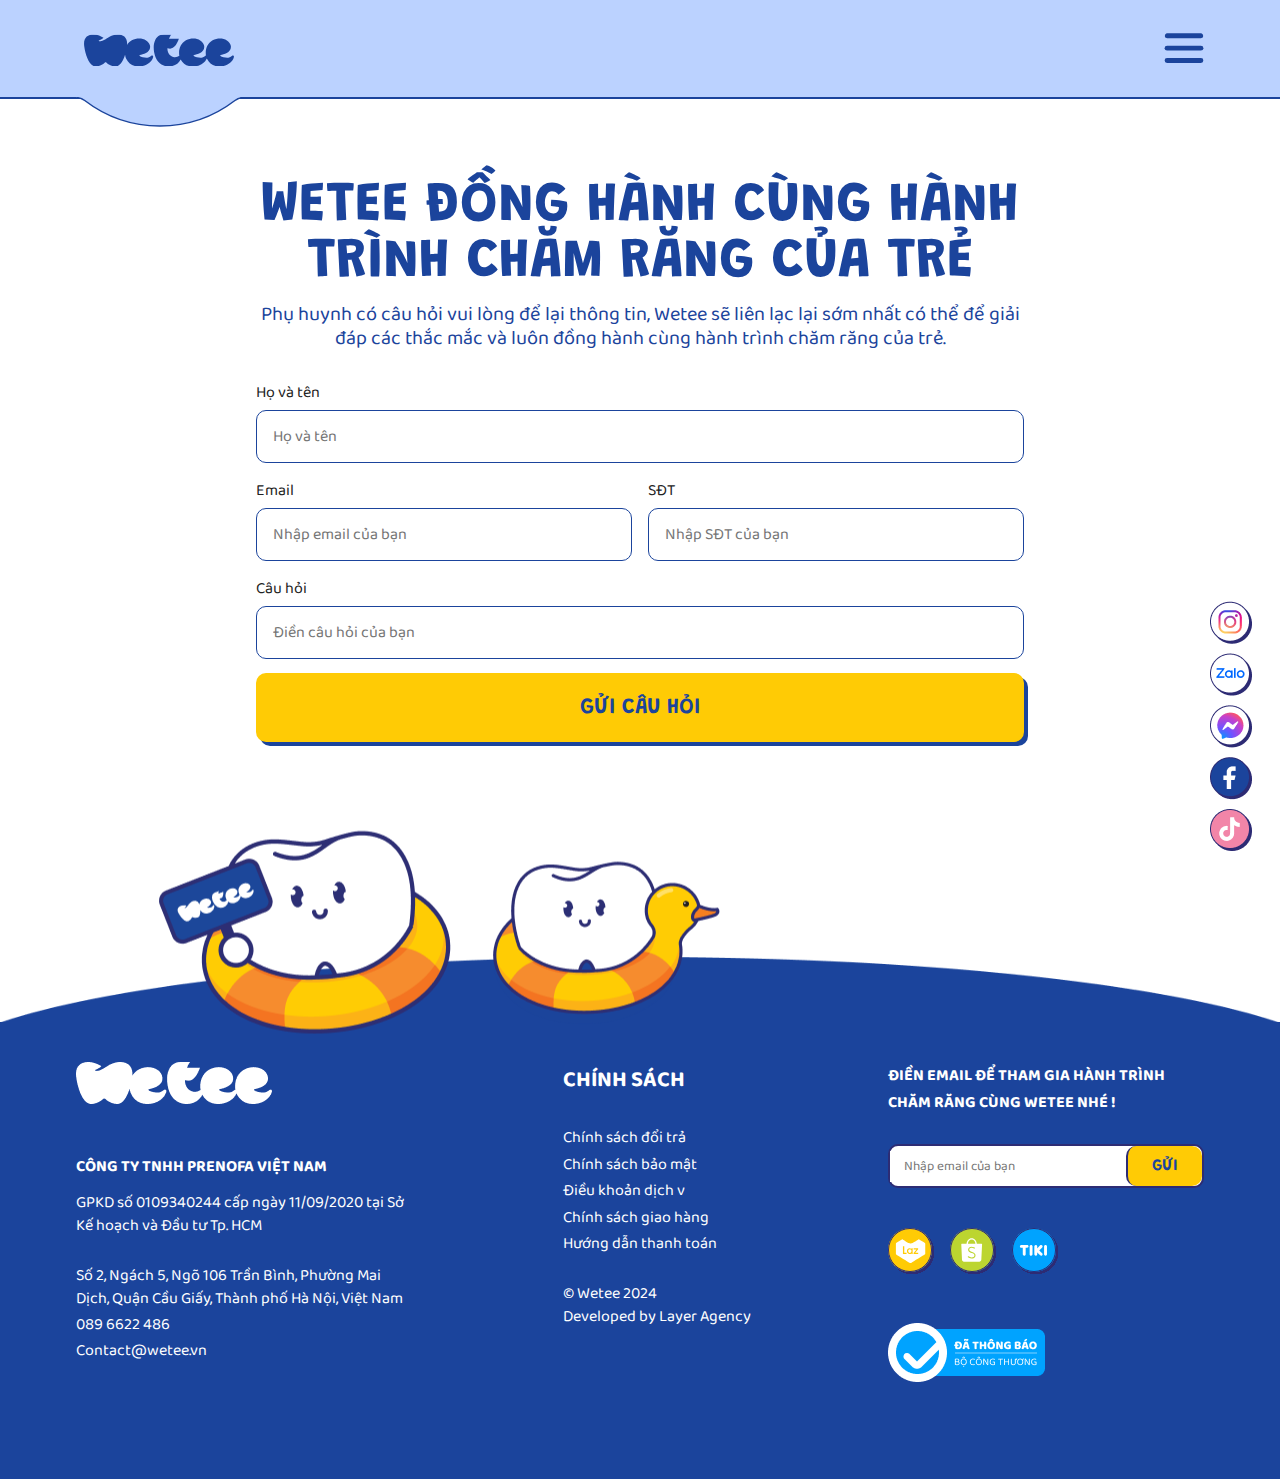
<file: contact.html>
<!DOCTYPE html>
<html lang="en">
<head>
	<meta charset="UTF-8">
	<meta http-equiv="X-UA-Compatible" content="IE=edge">
	<meta name="viewport" content="width=device-width, user-scalable=no, initial-scale=1.0, maximum-scale=1.0, minimum-scale=1.0">
	<title>Wetee</title>
	<link rel="preconnect" href="https://fonts.googleapis.com">
	<link rel="preconnect" href="https://fonts.gstatic.com" crossorigin>
	<link href="https://fonts.googleapis.com/css2?family=Baloo+Da+2:wght@400..800&family=Grandstander:ital,wght@0,100..900;1,100..900&display=swap" rel="stylesheet">
	<link rel="stylesheet" href="libs/glide/glide.core.min.css">
  <link rel="stylesheet" href="libs/glide/glide.theme.min.css">
	<link rel="stylesheet" href="css/main.css">
</head>
<body>
	<header class="header">
		<div class="container">
			<a href="/" class="logo">
				<img src="images/common/logo.svg">
			</a>
			<nav>
				<ul>
					<li><a href="#">Trang chủ</a></li>
					<li><a href="#">Câu chuyện thương hiệu</a></li>
					<li><a class="active" href="#">Sản phẩm</a></li>
					<li><a href="#">Chăm sóc răng xinh</a></li>
				</ul>
				
				<div class="tool-bar">
					<button class="btn btn-outline">Tư vấn ngay</button>
					<button class="btn btn-icon active"><img src="images/icons/cart.svg"></button>
				</div>
			</nav>
			<button class="btn nav-trigger"></button>
		</div>
	</header>
	<main class="contact-page">
		<section class="hero">
			<div class="container">
				<h2 class="section-title mb-12">WETEE ĐỒNG HÀNH CÙNG HÀNH TRÌNH CHĂM RĂNG CỦA TRẺ</h2>
				<p class="text-center mb-28">Phụ huynh có câu hỏi vui lòng để lại thông tin, Wetee sẽ liên lạc lại sớm nhất có thể để giải đáp các thắc mắc và luôn đồng hành cùng hành trình chăm răng của trẻ.</p>
				<form class="form">
					<div class="mb-14">
						<span class="d-block mb-4">Họ và tên</span>
						<input class="input" type="text" placeholder="Họ và tên">
					</div>
					<div class="grid grid-md-2 mb-14">
						<div>
							<span class="d-block mb-4">Email</span>
							<input class="input" type="text" placeholder="Nhập email của bạn">
						</div>
						<div>
							<span class="d-block mb-4">SĐT</span>
							<input class="input" type="text" placeholder="Nhập SĐT của bạn">
						</div>
					</div>
					<div class="mb-14">
						<span class="d-block mb-4">Câu hỏi</span>
						<input class="input" type="text" placeholder="Điền câu hỏi của bạn">
					</div>
					<button class="btn btn-yellow"><span class="granstander-font text-uppercase">Gửi câu hỏi</span></button>
				</form>
			</div>
		</section>
	</main>
	<footer class="footer">
		<div class="wave-tail"><img src="images/common/curve_blue.png"></div>
		<figure class="mascot"><img src="images/common/footer.png"></figure>
		<div class="container">
			<div class="grid mb-28">
				<div class="footer-col">
					<img class="logo" src="images/common/logo_white.png">
					<h4 class="text-uppercase mb-12">Công ty TNHH Prenofa Việt Nam</h4>
					<p class="mb-28">GPKD số 0109340244 cấp ngày 11/09/2020 tại Sở Kế hoạch và Đầu tư Tp. HCM</p>
					<p class="mb-4">Số 2, Ngách 5, Ngõ 106 Trần Bình, Phường Mai Dịch, Quận Cầu Giấy, Thành phố Hà Nội, Việt Nam</p>
					<p class="mb-4">089 6622 486</p>
					<p class="mb-4">Contact@wetee.vn</p>
				</div>
				<div class="footer-col fc-2">
					<h4 class="text-uppercase footer-title">Chính sách</h4>
					<p class="mb-4">Chính sách đổi trả</p>
					<p class="mb-4">Chính sách bảo mật</p>
					<p class="mb-4">Điều khoản dịch v</p>
					<p class="mb-4">Chính sách giao hàng</p>
					<p class="mb-28">Hướng dẫn thanh toán</p>
					<p class="mb-4">© Wetee 2024 <br> Developed by Layer Agency</p>
				</div>
				<div class="footer-col">
					<h4 class="text-uppercase footer-title">ĐIỀN EMAIL ĐỂ THAM GIA HÀNH TRÌNH CHĂM RĂNG CÙNG WETEE NHÉ !</h4>
					<form>
						<input type="email" placeholder="Nhập email của bạn" required>
						<button class="btn btn-outline btn-yellow text-uppercase granstander-font">Gửi</button>
					</form>
					<p class="link-list" style="margin-bottom: 40px;">
						<a href="#"><img src="images/icons/lazada.svg"></a>
						<a href="#"><img src="images/icons/shopee.svg"></a>
						<a href="#"><img src="images/icons/tiki.svg"></a>
					</p>
					<img src="images/common/BCT.png">
				</div>
			</div>
		</div>
	</footer>
	<div class="link-list vertical" style="position: fixed; right: 28px; bottom: 40px; z-index: 11;">
		<a href="#"><img src="images/icons/insta.png"></a>
		<a href="#"><img src="images/icons/zalo.png"></a>
		<a href="#"><img src="images/icons/messenger.png"></a>
		<a href="#"><img src="images/icons/facebook.png"></a>
		<a href="#"><img src="images/icons/tiktok.png"></a>
	</div>
	<script src="libs/glide/glide.js"></script>
	<script src="js/main.js"></script>
</body>
</html>
</file>
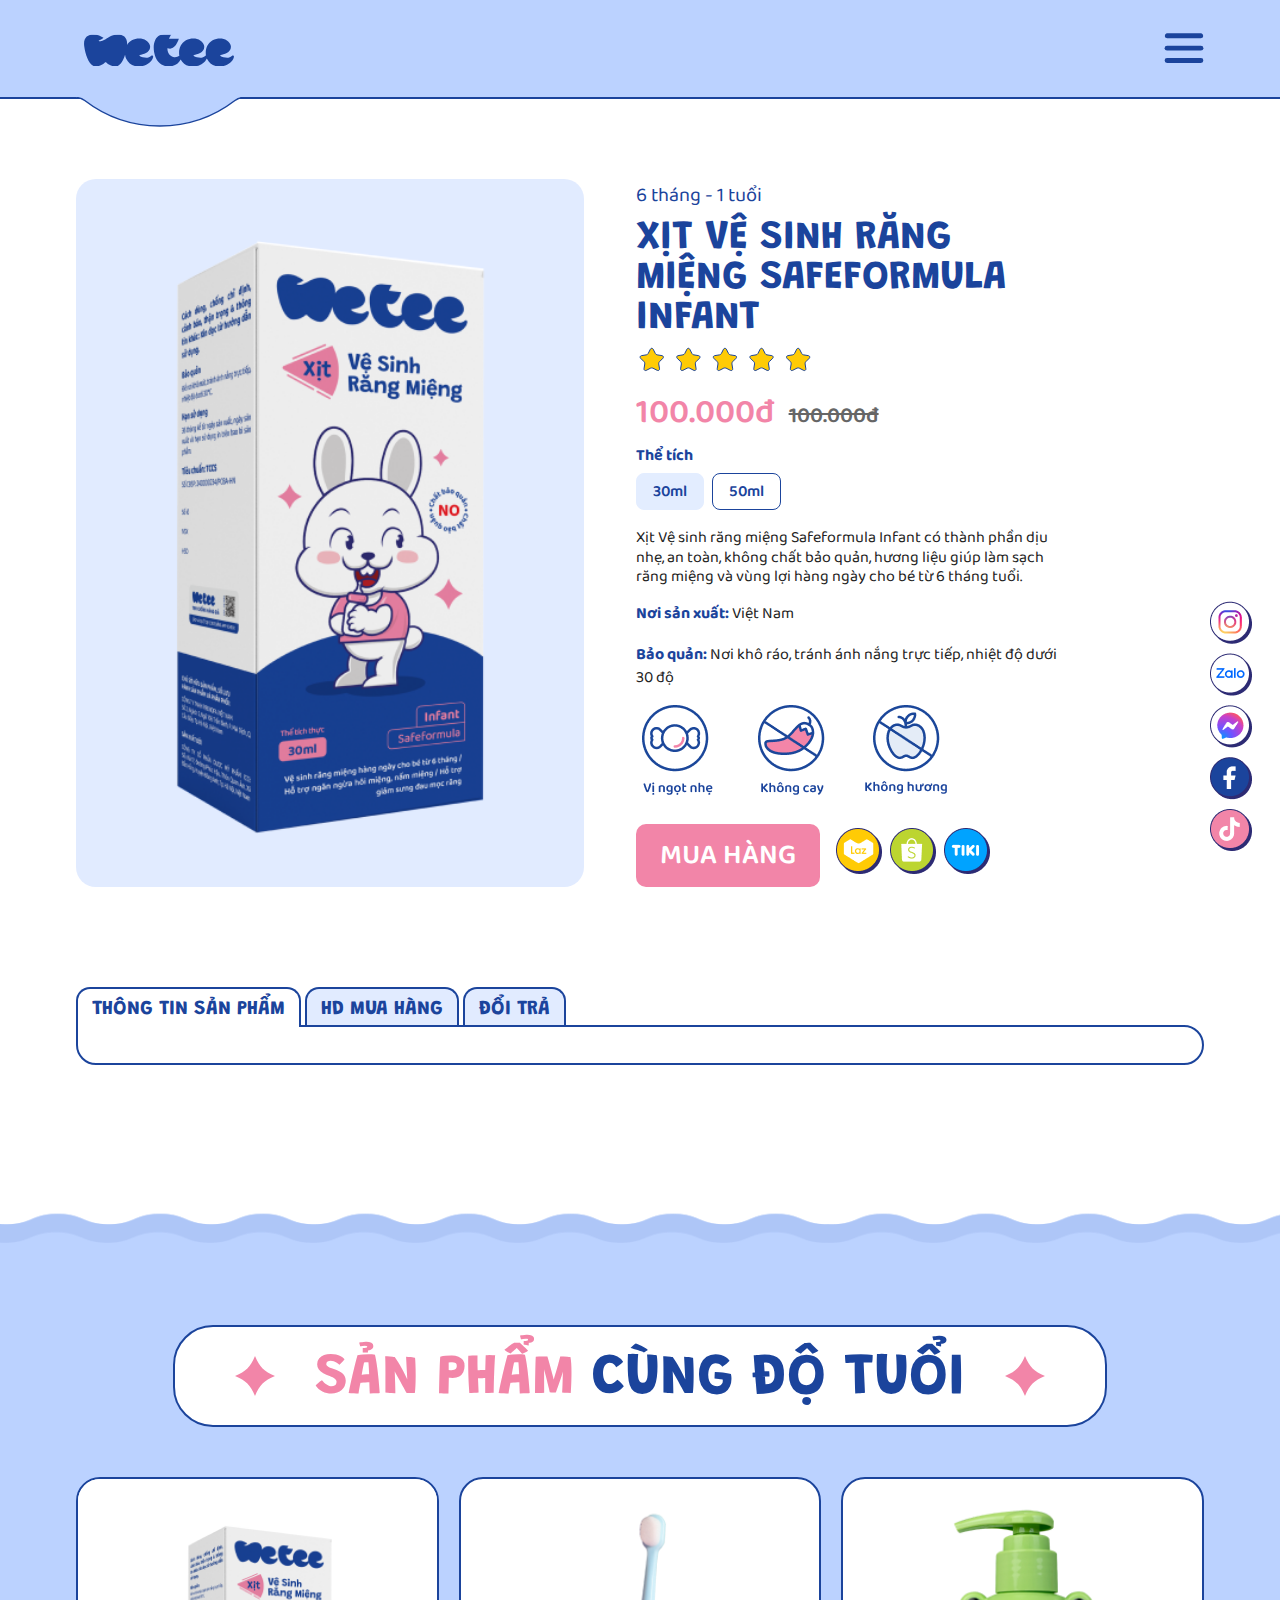
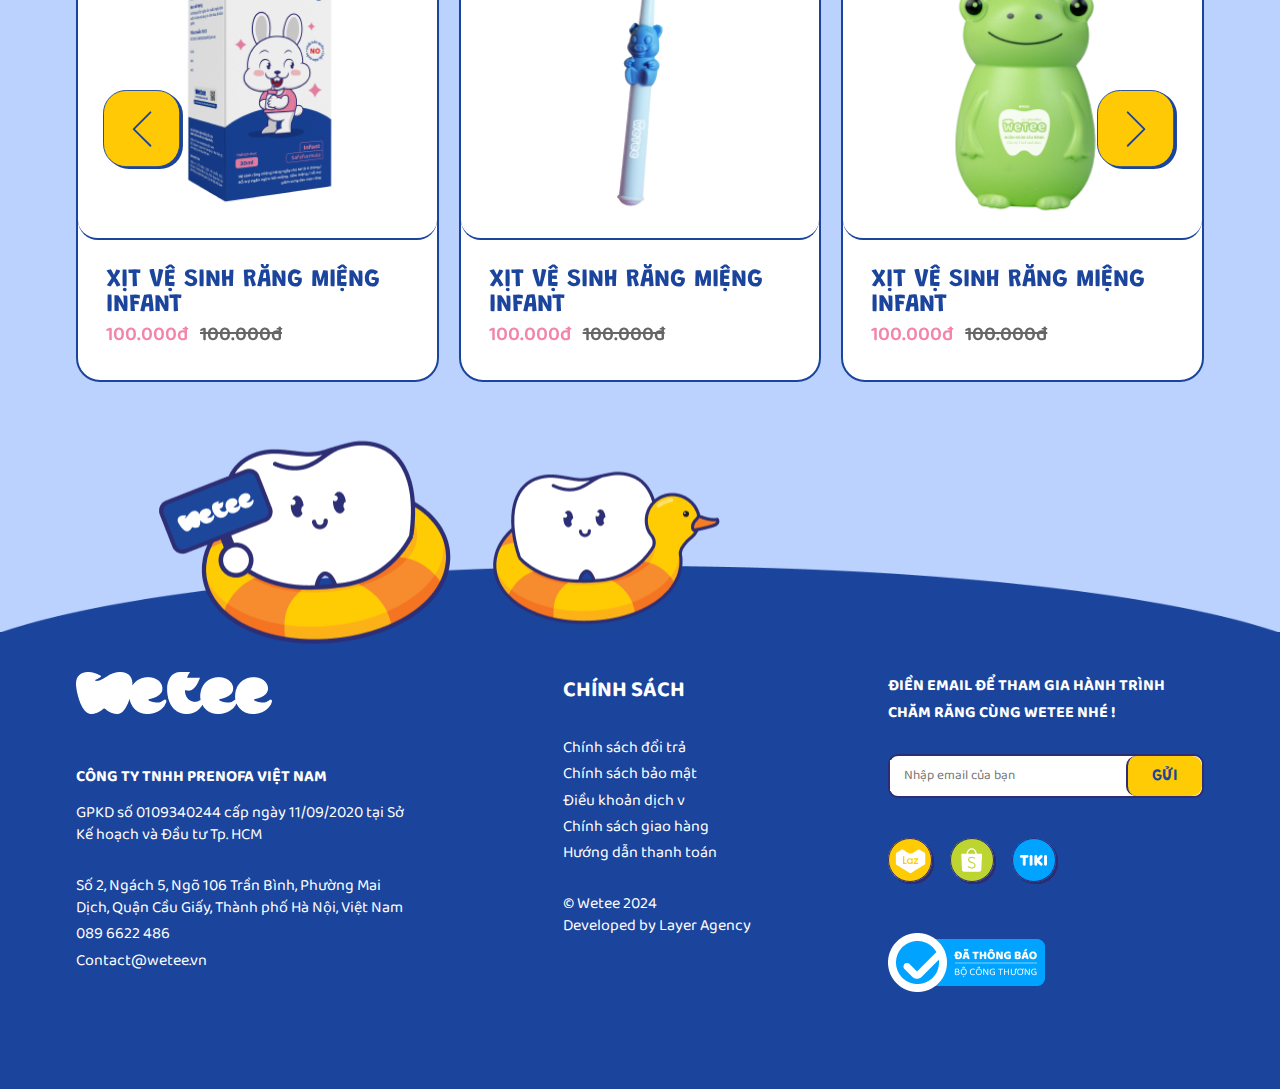
<file: product_detail.html>
<!DOCTYPE html>
<html lang="en">
<head>
	<meta charset="UTF-8">
	<meta http-equiv="X-UA-Compatible" content="IE=edge">
	<meta name="viewport" content="width=device-width, user-scalable=no, initial-scale=1.0, maximum-scale=1.0, minimum-scale=1.0">
	<title>Wetee</title>
	<link rel="preconnect" href="https://fonts.googleapis.com">
	<link rel="preconnect" href="https://fonts.gstatic.com" crossorigin>
	<link href="https://fonts.googleapis.com/css2?family=Baloo+Da+2:wght@400..800&family=Grandstander:ital,wght@0,100..900;1,100..900&display=swap" rel="stylesheet">
	<link rel="stylesheet" href="libs/glide/glide.core.min.css">
  <link rel="stylesheet" href="libs/glide/glide.theme.min.css">
	<link rel="stylesheet" href="css/main.css">
</head>
<body>
	<header class="header">
		<div class="container">
			<a href="/" class="logo">
				<img src="images/common/logo.svg">
			</a>
			<nav>
				<ul>
					<li><a href="#">Trang chủ</a></li>
					<li><a href="#">Câu chuyện thương hiệu</a></li>
					<li><a class="active" href="#">Sản phẩm</a></li>
					<li><a href="#">Chăm sóc răng xinh</a></li>
				</ul>
				
				<div class="tool-bar">
					<button class="btn btn-outline">Tư vấn ngay</button>
					<button class="btn btn-icon active"><img src="images/icons/cart.svg"></button>
				</div>
			</nav>
			<button class="btn nav-trigger"></button>
		</div>
	</header>
	<main class="product-detail-page">
		<section class="hero">
			<div class="container">
				<div class="grid product">
					<div class="image" style="background-image: url(images/products/prd_detail.png);"></div>
					<div class="content">
						<p class="cate-name">6 tháng - 1 tuổi</p>
						<h1 class="name">Xịt vệ sinh răng miệng Safeformula Infant</h1>
						<img src="images/stars/rating.svg">
						<p class="price">
							<span class="text-pink mr-8">100.000đ</span>
							<del>100.000đ</del>
						</p>
						
						<div class="attributes">
							<h4 class="mb-4">Thể tích</h4>
							<div class="d-flex align-items-center mb-18">
								<span class="attribute-item active mr-8">30ml</span>
								<span class="attribute-item">50ml</span>
							</div>
							
							<p class="mb-14">Xịt Vệ sinh răng miệng Safeformula Infant có thành phần dịu nhẹ, an toàn, không chất bảo quản, hương liệu giúp làm sạch răng miệng và vùng lợi hàng ngày cho bé từ 6 tháng tuổi.</p>
							
							<p class="mb-14"><b style="color: #1B449C;">Nơi sản xuất:</b> Việt Nam</p>
							<p class="mb-18"><b style="color: #1B449C;">Bảo quản: </b> Nơi khô ráo, tránh ánh nắng trực tiếp, nhiệt độ dưới 30 độ</p>
							
							<div class="grid gap-28 mb-18">
								<span><img src="images/products/attr_1.png"></span>
								<span><img src="images/products/attr_2.png"></span>
								<span><img src="images/products/attr_3.png"></span>
							</div>
							
							<div class="d-flex align-items-center">
								<a href="#" class="addCart">Mua hàng</a>
								<a href="#" class="mr-8"><img src="images/icons/lazada.png"></a>
								<a href="#" class="mr-8"><img src="images/icons/shopee.png"></a>
								<a href="#"><img src="images/icons/tiki.png"></a>
							</div>
						</div>
					</div>
				</div>
				
				<div class="tab">
					<nav class="nav-tab">
						<span data-tab="#desc-1" class="tab-item active">Thông tin sản phẩm</span>
						<span data-tab="#desc-2" class="tab-item">HD mua hàng</span>
						<span data-tab="#desc-3" class="tab-item">Đổi trả</span>
					</nav>
					<div class="tab-content">
						<div id="desc-1" class="tab-pane active">
							
						</div>
						<div id="desc-2" class="tab-pane">
							
						</div>
						<div id="desc-3" class="tab-pane">
							
						</div>
					</div>
				</div>
			</div>
			<div class="wave-tail flip"></div>
		</section>
		<section class="products">
			<div class="container">
				<div class="section-title">
					<h2 class="wrapper pink">
						<p><span class="text-pink granstander-font">Sản phẩm </span><span class="granstander-font">cùng độ tuổi</span></p>
					</h2>
				</div>
				
				<div id="cate_1" class="glide">
					<div class="glide__track" data-glide-el="track">
						<ul class="glide__slides">
							<li class="glide__slide">
								<div class="product-card">
									<div class="image" style="background-image: url(images/products/prd_1.png)"></div>
									<div class="content">
										<h4 class="text-uppercase granstander-font">Xịt vệ sinh răng miệng Infant</h4>
										<p class="price">
											<span class="text-pink mr-8">100.000đ</span>
											<del>100.000đ</del>
										</p>
									</div>
								</div>
							</li>
							<li class="glide__slide">
								<div class="product-card">
									<div class="image" style="background-image: url(images/products/prd_2.png)"></div>
									<div class="content">
										<h4 class="text-uppercase granstander-font">Xịt vệ sinh răng miệng Infant</h4>
										<p class="price">
											<span class="text-pink mr-8">100.000đ</span>
											<del>100.000đ</del>
										</p>
									</div>
								</div>
							</li>
							<li class="glide__slide">
								<div class="product-card">
									<div class="image" style="background-image: url(images/products/prd_3.png)"></div>
									<div class="content">
										<h4 class="text-uppercase granstander-font">Xịt vệ sinh răng miệng Infant</h4>
										<p class="price">
											<span class="text-pink mr-8">100.000đ</span>
											<del>100.000đ</del>
										</p>
									</div>
								</div>
							</li>
						</ul>
					</div>

					<div class="glide__arrows" data-glide-el="controls">
						<button class="glide__arrow glide__arrow--left btn-slider prev" data-glide-dir="<"></button>
						<button class="glide__arrow glide__arrow--right btn-slider next" data-glide-dir=">"></button>
					</div>
				</div>
			</div>
		</section>
	</main>
	<footer class="footer">
		<div class="wave-tail"><img src="images/common/curve_blue.png"></div>
		<figure class="mascot"><img src="images/common/footer.png"></figure>
		<div class="container">
			<div class="grid mb-28">
				<div class="footer-col">
					<img class="logo" src="images/common/logo_white.png">
					<h4 class="text-uppercase mb-12">Công ty TNHH Prenofa Việt Nam</h4>
					<p class="mb-28">GPKD số 0109340244 cấp ngày 11/09/2020 tại Sở Kế hoạch và Đầu tư Tp. HCM</p>
					<p class="mb-4">Số 2, Ngách 5, Ngõ 106 Trần Bình, Phường Mai Dịch, Quận Cầu Giấy, Thành phố Hà Nội, Việt Nam</p>
					<p class="mb-4">089 6622 486</p>
					<p class="mb-4">Contact@wetee.vn</p>
				</div>
				<div class="footer-col fc-2">
					<h4 class="text-uppercase footer-title">Chính sách</h4>
					<p class="mb-4">Chính sách đổi trả</p>
					<p class="mb-4">Chính sách bảo mật</p>
					<p class="mb-4">Điều khoản dịch v</p>
					<p class="mb-4">Chính sách giao hàng</p>
					<p class="mb-28">Hướng dẫn thanh toán</p>
					<p class="mb-4">© Wetee 2024 <br> Developed by Layer Agency</p>
				</div>
				<div class="footer-col">
					<h4 class="text-uppercase footer-title">ĐIỀN EMAIL ĐỂ THAM GIA HÀNH TRÌNH CHĂM RĂNG CÙNG WETEE NHÉ !</h4>
					<form>
						<input type="email" placeholder="Nhập email của bạn" required>
						<button class="btn btn-outline btn-yellow text-uppercase granstander-font">Gửi</button>
					</form>
					<p class="link-list" style="margin-bottom: 40px;">
						<a href="#"><img src="images/icons/lazada.svg"></a>
						<a href="#"><img src="images/icons/shopee.svg"></a>
						<a href="#"><img src="images/icons/tiki.svg"></a>
					</p>
					<img src="images/common/BCT.png">
				</div>
			</div>
		</div>
	</footer>
	<div class="link-list vertical" style="position: fixed; right: 28px; bottom: 40px; z-index: 11;">
		<a href="#"><img src="images/icons/insta.png"></a>
		<a href="#"><img src="images/icons/zalo.png"></a>
		<a href="#"><img src="images/icons/messenger.png"></a>
		<a href="#"><img src="images/icons/facebook.png"></a>
		<a href="#"><img src="images/icons/tiktok.png"></a>
	</div>
	<script src="libs/glide/glide.js"></script>
	<script src="js/main.js"></script>
</body>
</html>
</file>
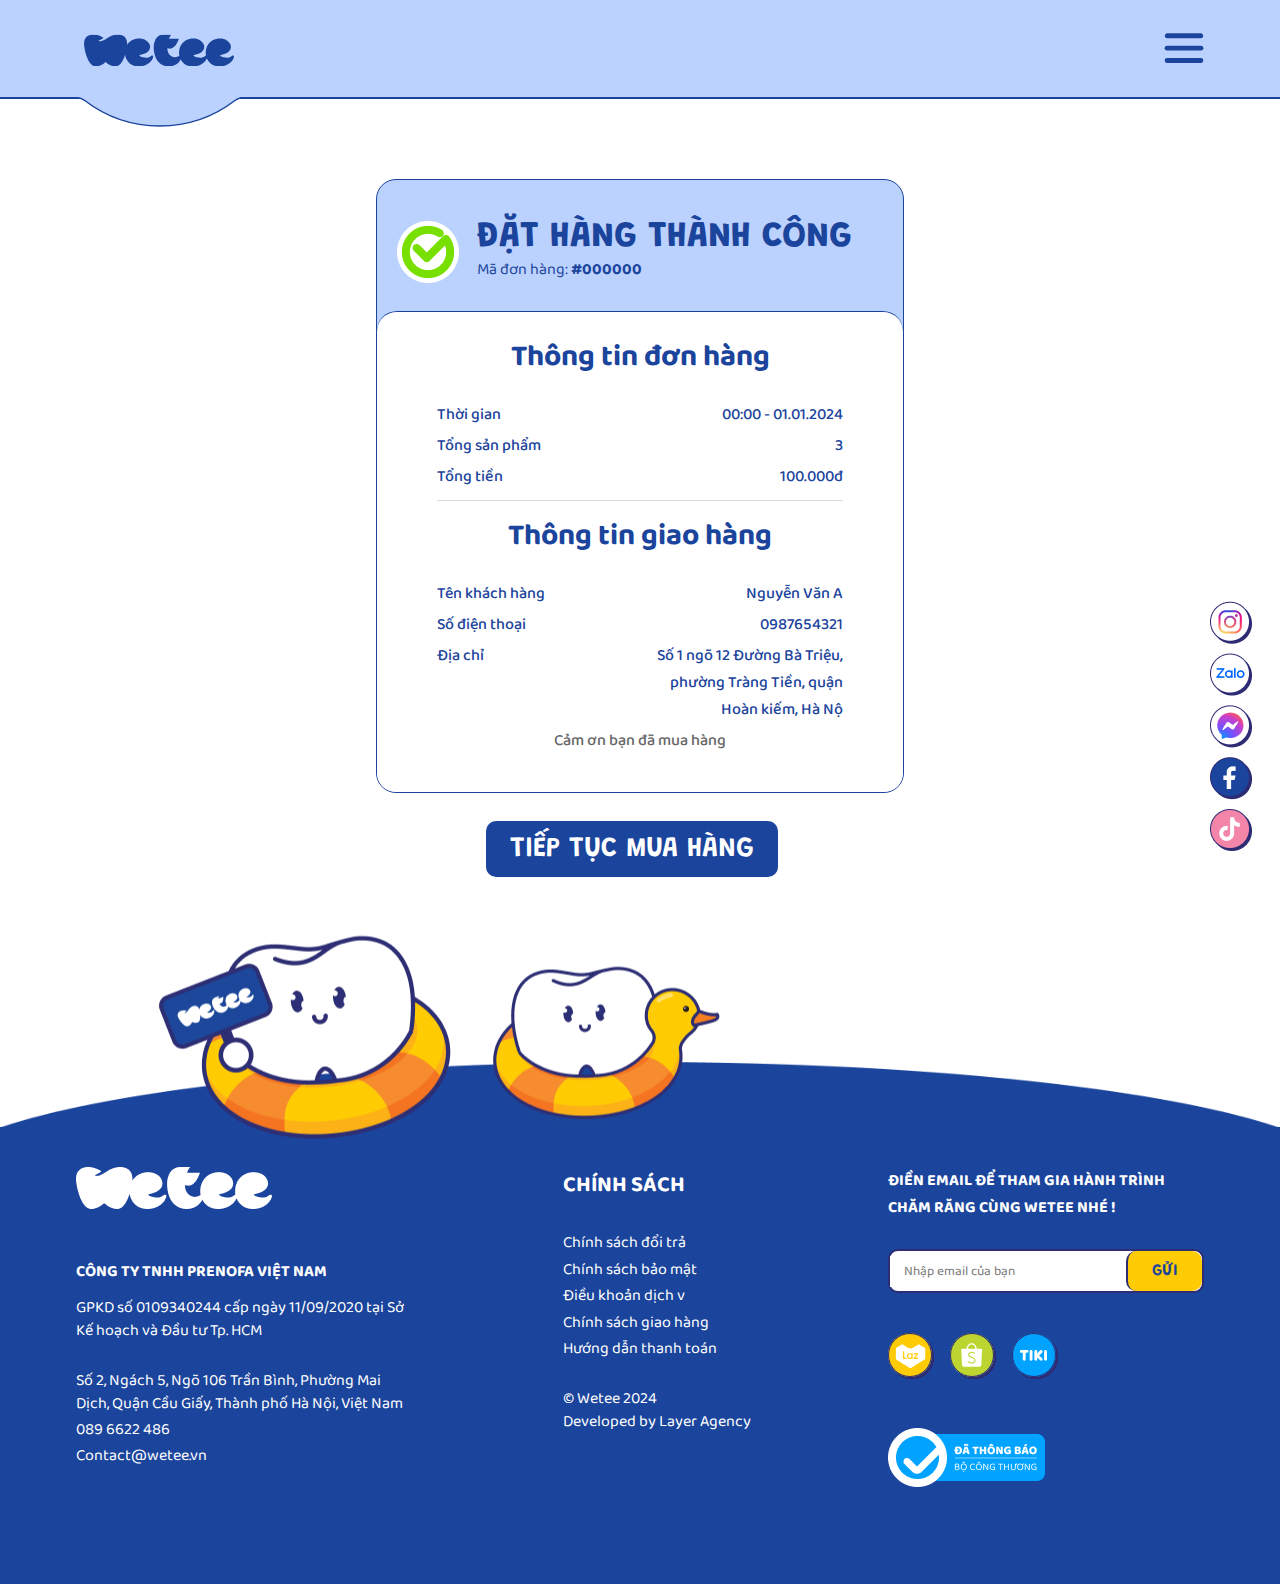
<file: thank_you.html>
<!DOCTYPE html>
<html lang="en">
<head>
	<meta charset="UTF-8">
	<meta http-equiv="X-UA-Compatible" content="IE=edge">
	<meta name="viewport" content="width=device-width, user-scalable=no, initial-scale=1.0, maximum-scale=1.0, minimum-scale=1.0">
	<title>Wetee</title>
	<link rel="preconnect" href="https://fonts.googleapis.com">
	<link rel="preconnect" href="https://fonts.gstatic.com" crossorigin>
	<link href="https://fonts.googleapis.com/css2?family=Baloo+Da+2:wght@400..800&family=Grandstander:ital,wght@0,100..900;1,100..900&display=swap" rel="stylesheet">
	<link rel="stylesheet" href="libs/glide/glide.core.min.css">
  <link rel="stylesheet" href="libs/glide/glide.theme.min.css">
	<link rel="stylesheet" href="css/main.css">
</head>
<body>
	<header class="header">
		<div class="container">
			<a href="/" class="logo">
				<img src="images/common/logo.svg">
			</a>
			<nav>
				<ul>
					<li><a href="#">Trang chủ</a></li>
					<li><a href="#">Câu chuyện thương hiệu</a></li>
					<li><a class="active" href="#">Sản phẩm</a></li>
					<li><a href="#">Chăm sóc răng xinh</a></li>
				</ul>
				
				<div class="tool-bar">
					<button class="btn btn-outline">Tư vấn ngay</button>
					<button class="btn btn-icon active"><img src="images/icons/cart.svg"></button>
				</div>
			</nav>
			<button class="btn nav-trigger"></button>
		</div>
	</header>
	<main class="thank-you-page">
		<div class="container">
			<div class="content mb-28">
				<div class="content-header">
					<div class="d-flex align-items-center">
						<img src="images/icons/check.png" class="mr-18">
						<div>
							<h3 class="granstander-font text-uppercase">Đặt hàng thành công</h3>
							<p>Mã đơn hàng: <b>#000000</b></p>
						</div>
					</div>
				</div>
				<div class="content-body">
					<div>
						<h3 class="text-center mb-18">Thông tin đơn hàng</h3>
						<p class="grid grid-2 mb-4">
							<span>Thời gian</span>
							<span class="text-right">00:00 - 01.01.2024</span>
						</p>
						<p class="grid grid-2 mb-4">
							<span>Tổng sản phẩm</span>
							<span class="text-right">3</span>
						</p>
						<p class="grid grid-2 mb-4">
							<span>Tổng tiền</span>
							<span class="text-right">100.000đ</span>
						</p>
					</div>
					<hr>
					<div class="mb-18">
						<h3 class="text-center mb-18">Thông tin giao hàng</h3>
						<p class="grid grid-2 mb-4">
							<span>Tên khách hàng</span>
							<span class="text-right">Nguyễn Văn A</span>
						</p>
						<p class="grid grid-2 mb-4">
							<span>Số điện thoại</span>
							<span class="text-right">0987654321</span>
						</p>
						<p class="grid grid-2 mb-4">
							<span>Địa chỉ</span>
							<span class="text-right">Số 1 ngõ 12 Đường Bà Triệu, phường Tràng Tiền, quận Hoàn kiếm, Hà Nộ</span>
						</p>
						
						<p class="text-center" style="color: #666;">Cảm ơn bạn đã mua hàng</p>
					</div>
				</div>
			</div>
			<div class="text-center">
				<a href="#">Tiếp tục mua hàng</a>
			</div>
		</div>
	</main>
	<footer class="footer">
		<div class="wave-tail"><img src="images/common/curve_blue.png"></div>
		<figure class="mascot"><img src="images/common/footer.png"></figure>
		<div class="container">
			<div class="grid mb-28">
				<div class="footer-col">
					<img class="logo" src="images/common/logo_white.png">
					<h4 class="text-uppercase mb-12">Công ty TNHH Prenofa Việt Nam</h4>
					<p class="mb-28">GPKD số 0109340244 cấp ngày 11/09/2020 tại Sở Kế hoạch và Đầu tư Tp. HCM</p>
					<p class="mb-4">Số 2, Ngách 5, Ngõ 106 Trần Bình, Phường Mai Dịch, Quận Cầu Giấy, Thành phố Hà Nội, Việt Nam</p>
					<p class="mb-4">089 6622 486</p>
					<p class="mb-4">Contact@wetee.vn</p>
				</div>
				<div class="footer-col fc-2">
					<h4 class="text-uppercase footer-title">Chính sách</h4>
					<p class="mb-4">Chính sách đổi trả</p>
					<p class="mb-4">Chính sách bảo mật</p>
					<p class="mb-4">Điều khoản dịch v</p>
					<p class="mb-4">Chính sách giao hàng</p>
					<p class="mb-28">Hướng dẫn thanh toán</p>
					<p class="mb-4">© Wetee 2024 <br> Developed by Layer Agency</p>
				</div>
				<div class="footer-col">
					<h4 class="text-uppercase footer-title">ĐIỀN EMAIL ĐỂ THAM GIA HÀNH TRÌNH CHĂM RĂNG CÙNG WETEE NHÉ !</h4>
					<form>
						<input type="email" placeholder="Nhập email của bạn" required>
						<button class="btn btn-outline btn-yellow text-uppercase granstander-font">Gửi</button>
					</form>
					<p class="link-list" style="margin-bottom: 40px;">
						<a href="#"><img src="images/icons/lazada.svg"></a>
						<a href="#"><img src="images/icons/shopee.svg"></a>
						<a href="#"><img src="images/icons/tiki.svg"></a>
					</p>
					<img src="images/common/BCT.png">
				</div>
			</div>
		</div>
	</footer>
	<div class="link-list vertical" style="position: fixed; right: 28px; bottom: 40px; z-index: 11;">
		<a href="#"><img src="images/icons/insta.png"></a>
		<a href="#"><img src="images/icons/zalo.png"></a>
		<a href="#"><img src="images/icons/messenger.png"></a>
		<a href="#"><img src="images/icons/facebook.png"></a>
		<a href="#"><img src="images/icons/tiktok.png"></a>
	</div>
	<script src="libs/glide/glide.js"></script>
	<script src="js/main.js"></script>
</body>
</html>
</file>
<file: css/main.css>
@keyframes placeHolderShimmer {
  0% {
    background-position: -480px 0; }
  100% {
    background-position: 480px 0; } }
.d-flex {
  display: flex; }

.row {
  display: flex;
  flex-wrap: wrap;
  margin: 0 -7px; }
  .row > * {
    width: 100%; }
  .row.m-0 {
    margin: 0; }

[class*='col-'] {
  padding: 0 7px; }
  [class*='col-'].p-0 {
    padding: 0; }

.col-2 {
  flex: 0 0 auto;
  max-width: 16.67%; }

.col-3 {
  flex: 0 0 auto;
  max-width: 25%; }

.col-4 {
  flex: 0 0 auto;
  max-width: 33.33%; }

.col-5 {
  flex: 0 0 auto;
  max-width: 41.6%; }

.col-6 {
  flex: 0 0 auto;
  max-width: 50%; }

.col-7 {
  flex: 0 0 auto;
  max-width: 58.33%; }

.col-8 {
  flex: 0 0 auto;
  max-width: 66.66%; }

@media (min-width: 1024px) {
  .col-md-2 {
    flex: 0 0 auto;
    max-width: 16.67%; } }

@media (min-width: 1024px) {
  .col-md-3 {
    flex: 0 0 auto;
    max-width: 25%; } }

@media (min-width: 1024px) {
  .col-md-4 {
    flex: 0 0 auto;
    max-width: 33.33%; } }

@media (min-width: 1024px) {
  .col-md-5 {
    flex: 0 0 auto;
    max-width: 41.6%; } }

@media (min-width: 1024px) {
  .col-md-6 {
    flex: 0 0 auto;
    max-width: 50%; } }

@media (min-width: 1024px) {
  .col-md-7 {
    flex: 0 0 auto;
    max-width: 58.33%; } }

@media (min-width: 1024px) {
  .col-md-8 {
    flex: 0 0 auto;
    max-width: 66.66%; } }

.grid {
  display: grid; }

.gap-8 {
  grid-gap: 8px; }

.gap-12 {
  grid-gap: 12px; }

.gap-14 {
  grid-gap: 14px; }

.gap-16 {
  grid-gap: 16px; }

.gap-20 {
  grid-gap: 20px; }

.gap-24 {
  grid-gap: 24px; }

.gap-28 {
  grid-gap: 28px; }

.gap-40 {
  grid-gap: 40px; }

.grid-2 {
  grid-template: auto/repeat(2, 1fr); }

.grid-3 {
  grid-template: auto/repeat(3, 1fr); }

.grid-4 {
  grid-template: auto/repeat(4, 1fr); }

@media (min-width: 768px) {
  .grid-sm-2 {
    grid-template: auto/repeat(2, 1fr); } }

@media (min-width: 768px) {
  .grid-sm-3 {
    grid-template: auto/repeat(3, 1fr); } }

@media (min-width: 768px) {
  .grid-sm-4 {
    grid-template: auto/repeat(4, 1fr); } }

@media (min-width: 1024px) {
  .grid-md-2 {
    grid-template: auto/repeat(2, 1fr); } }

@media (min-width: 1024px) {
  .grid-md-3 {
    grid-template: auto/repeat(3, 1fr); } }

@media (min-width: 1024px) {
  .grid-md-4 {
    grid-template: auto/repeat(4, 1fr); } }

* {
  padding: 0;
  margin: 0;
  box-sizing: border-box;
  -webkit-tap-highlight-color: transparent;
  line-height: normal;
  font-family: 'Baloo Da 2', sans-serif;
  scroll-behavior: smooth; }

html,
body {
  font-size: 16px;
  color: #222222; }

figure {
  margin: 0; }

body {
  min-height: 100vh;
  display: flex;
  flex-direction: column; }

#app {
  display: flex;
  flex-direction: column;
  min-height: 100vh; }

main {
  flex-grow: 1; }

a,
button {
  cursor: pointer; }

a,
button,
input,
textarea,
select {
  outline: 0; }
  a:focus,
  button:focus,
  input:focus,
  textarea:focus,
  select:focus {
    outline: 0; }
  a:visited,
  button:visited,
  input:visited,
  textarea:visited,
  select:visited {
    outline: 0;
    text-decoration: none;
    color: inherit; }
  a:-webkit-any-link,
  button:-webkit-any-link,
  input:-webkit-any-link,
  textarea:-webkit-any-link,
  select:-webkit-any-link {
    outline: 0;
    text-decoration: none;
    color: inherit; }

input[type="text"],
input[type="tel"],
input[type="date"],
input[type="email"],
input[type="password"],
select,
button {
  appearance: none;
  -webkit-appearance: none;
  -moz-appearance: none;
  text-align: left;
  color: #222222; }

select,
.select {
  background: #FFFFFF url("../images/icons/carret_down.svg") no-repeat right center !important; }

ul {
  list-style: none; }

img {
  max-width: 100%;
  height: auto; }

hr {
  margin: 10px 0;
  background: #D9D9D9;
  height: 1px;
  border: 0; }

.text-center {
  text-align: center; }

.text-left {
  text-align: left; }

.text-right {
  text-align: right; }

.text-uppercase {
  text-transform: uppercase; }

.font-weight-normal {
  font-weight: normal; }

.font-weight-bold {
  font-weight: 600; }

.overflow-hidden {
  overflow: hidden; }

.overflow-auto {
  overflow: auto; }

.position-relative {
  position: relative; }

.d-block {
  display: block; }

.d-none {
  display: none; }

.text-warning {
  color: #ffa900 !important; }

.text-primary {
  color: #1266f1 !important; }

.text-success {
  color: #00b74a !important; }

.text-danger {
  color: #f93154 !important; }

.text-secondary {
  color: #666666 !important; }

.text-pink {
  color: #F285A8 !important; }

.text-green {
  color: #BDD631 !important; }

.text-yellow {
  color: #FFCB05 !important; }

.ml-6 {
  margin-left: 6px; }

.mr-6 {
  margin-right: 6px; }

.mr-8 {
  margin-right: 8px; }

.mr-12 {
  margin-right: 12px; }

.mr-14 {
  margin-right: 14px; }

.mr-18 {
  margin-right: 18px; }

.mr-24 {
  margin-right: 24px; }

.mr-28 {
  margin-right: 28px; }

.mr-auto {
  margin-right: auto; }

.mb-4 {
  margin-bottom: 4px; }

.mb-6 {
  margin-bottom: 6px; }

.mb-8 {
  margin-bottom: 8px; }

.mb-12 {
  margin-bottom: 12px; }

.mb-14 {
  margin-bottom: 14px; }

.mb-18 {
  margin-bottom: 18px; }

.mb-24 {
  margin-bottom: 24px; }

.mb-28 {
  margin-bottom: 28px; }

.mb-40 {
  margin-bottom: 24px; }

.w-100 {
  width: 100%; }

.rounded-8 {
  border-radius: 8px; }

.rotate {
  transform: rotate(180deg); }

.container {
  margin: 0 auto;
  display: block;
  padding: 0 16px;
  max-width: 540px;
  width: 100%; }
  @media (min-width: 768px) {
    .container {
      max-width: 720px; } }
  @media (min-width: 991px) {
    .container {
      max-width: 960px; } }
  @media (min-width: 1200px) {
    .container {
      max-width: 1160px; } }
  @media (min-width: 1400px) {
    .container {
      max-width: 1320px; } }
  @media (min-width: 1600px) {
    .container {
      max-width: 1540px; } }
  @media (min-width: 1900px) {
    .container {
      max-width: 1800px; } }

.align-items-center {
  align-items: center; }

.justify-content-center {
  justify-content: center; }

.justify-content-between {
  justify-content: space-between; }

@media (min-width: 1280px) {
  .no-pc {
    display: none; } }

@media (max-width: 1280px) {
  .no-sp {
    display: none; } }

.btn,
.input,
.select {
  padding: 6px 24px;
  font-size: 16px;
  border-radius: 10px; }

.input,
.select {
  display: block;
  width: 100%;
  border: 1px solid #C1C1C1;
  border-radius: 6px;
  background: #FFFFFF; }
  .input:disabled,
  .select:disabled {
    background: #F4F4F4; }
  .input.error,
  .select.error {
    border-color: #f93154; }

.select .dropdown-menu {
  top: calc(100% + 6px);
  left: 0;
  width: 100%; }
  .select .dropdown-menu .input {
    margin-bottom: 4px;
    display: flex;
    align-items: center;
    background: #E1E1E1;
    padding: 8px;
    border: 0;
    height: auto; }
    .select .dropdown-menu .input input {
      border: 0;
      width: 100%;
      background: transparent; }
    .select .dropdown-menu .input svg {
      margin-right: 6px; }
  .select .dropdown-menu ul {
    padding: 4px 0;
    max-height: 140px;
    overflow: auto; }
  .select .dropdown-menu li {
    padding: 4px 6px;
    border-radius: 4px;
    cursor: pointer; }
    .select .dropdown-menu li:hover {
      background: #E1E1E1; }
.select .placeholder {
  cursor: pointer;
  display: block; }

.radio {
  display: flex;
  align-items: center;
  cursor: pointer; }
  .radio input {
    position: absolute;
    opacity: 0; }
    .radio input:checked ~ .radio-btn::after {
      display: block; }
  .radio .radio-btn {
    width: 18px;
    height: 18px;
    display: block;
    border-radius: 50%;
    border: 1px solid #222222;
    position: relative;
    margin-right: 12px; }
    .radio .radio-btn::after {
      content: '';
      width: 12px;
      height: 12px;
      display: none;
      position: absolute;
      border-radius: 50%;
      top: 50%;
      left: 50%;
      transform: translate(-50%, -50%);
      background: #222222; }

.btn {
  text-align: center;
  cursor: pointer;
  color: #1B449C;
  border: 0;
  background: transparent;
  text-decoration: none;
  display: inline-block;
  font-weight: 600; }
  .btn.btn-outline {
    border: 2px solid #1B449C; }
  .btn.btn-yellow {
    color: #1B449C;
    background: #FFCB05;
    box-shadow: 4px 4px 0 0 #1B449C; }
  .btn.btn-icon {
    display: inline-flex;
    align-items: center;
    justify-content: center; }
    .btn.btn-icon svg {
      margin-right: 8px; }

.overlay {
  position: fixed;
  top: 0;
  left: 0;
  width: 100%;
  height: 100%;
  background: rgba(0, 0, 0, 0.5);
  z-index: 11; }

.loading {
  background: #E1E1E1;
  background: linear-gradient(to right, #E1E1E1 8%, #F0F0F0 18%, #E1E1E1 33%);
  background-size: 800px 104px;
  animation: placeHolderShimmer 1.25s linear infinite;
  border-radius: 4px; }
  .loading.image {
    border-radius: 8px; }
  .loading.text {
    height: 14px;
    max-width: 320px;
    width: 100%; }
  .loading.heading-large {
    height: 24px; }
    @media (min-width: 768px) {
      .loading.heading-large {
        height: 40px; } }
  .loading.heading-medium {
    height: 16px; }
    @media (min-width: 768px) {
      .loading.heading-medium {
        height: 24px; } }

.cursor-pointer {
  cursor: pointer; }

.label {
  display: block;
  font-weight: 600;
  margin-bottom: 6px; }

.required::after {
  content: '*';
  color: #f93154;
  display: inline-block;
  margin-left: 4px;
  font-family: sans-serif; }

.glide__slide {
  height: auto !important; }

.header {
  background: #BBD2FF;
  border-bottom: 2px solid #1B449C;
  position: sticky;
  top: 0;
  left: 0;
  z-index: 1111; }
  .header .container {
    display: flex;
    align-items: center; }
  .header .nav-trigger {
    width: 40px;
    height: 40px;
    background: url(../images/icons/hamburger.svg) no-repeat center;
    background-size: contain;
    padding: 0; }
    @media (min-width: 1400px) {
      .header .nav-trigger {
        display: none; } }
    .header .nav-trigger.trigger {
      background-image: url(../images/icons/hamburger_close.svg); }
  .header .logo {
    margin-right: auto;
    padding: 28px 8px;
    position: relative; }
    @media (min-width: 1400px) {
      .header .logo {
        margin-right: 8%; } }
    .header .logo img {
      width: 150px;
      transform: translate(0, 20%); }
    .header .logo::before, .header .logo::after {
      content: '';
      position: absolute;
      left: 0; }
    .header .logo::before {
      bottom: -1px;
      border-bottom: 4px solid #BBD2FF;
      width: 99%; }
    .header .logo::after {
      top: 100%;
      width: calc(100% + 2px);
      background: url(../images/common/logo_bg.svg) no-repeat center;
      background-size: 100%;
      height: 30px;
      z-index: 111; }
  .header nav {
    display: none;
    position: fixed;
    bottom: 0;
    right: 0;
    left: 0;
    height: calc(100% - 99px);
    background: #BBD2FF;
    padding: 90px 34px 0;
    z-index: 11;
    border-top: 1px solid #1B449C; }
    @media (min-width: 1400px) {
      .header nav {
        position: static;
        display: flex;
        align-items: center;
        justify-content: space-between;
        flex-grow: 1;
        height: auto;
        padding: 0;
        display: flex !important;
        border: 0; } }
    .header nav.active {
      display: block; }
    .header nav ul {
      max-width: 500px;
      margin: auto; }
      @media (min-width: 1024px) {
        .header nav ul {
          max-width: 960px; } }
      @media (min-width: 1400px) {
        .header nav ul {
          max-width: none;
          display: flex;
          align-items: center; } }
      @media (min-width: 1800px) {
        .header nav ul {
          margin: 0 auto 0 14%; } }
    .header nav li {
      margin: 0; }
      @media (min-width: 1400px) {
        .header nav li {
          margin: 0 4px; } }
      .header nav li.current_page_item a {
        background: #1B449C;
        color: #FFFFFF; }
        .header nav li.current_page_item a::after {
          display: block; }
    .header nav a {
      display: block;
      text-align: center;
      padding: 6px;
      color: #1B449C;
      font-weight: 700;
      position: relative;
      border-radius: 10px;
      transition: .15s;
      font-size: 22px;
      margin-bottom: 24px;
      border: 2px solid #1B449C; }
      @media (min-width: 768px) {
        .header nav a {
          font-size: 32px;
          padding: 28px;
          border-radius: 40px; } }
      @media (min-width: 768px) {
        .header nav a {
          font-size: 46px; } }
      @media (min-width: 1280px) {
        .header nav a {
          font-size: 16px;
          margin-bottom: 0;
          border: 0;
          padding: 6px 42px 6px 24px;
          border-radius: 10px; } }
      @media (min-width: 1800px) {
        .header nav a {
          font-size: 18px; } }
      .header nav a::after {
        content: '';
        display: none;
        position: absolute;
        top: 50%;
        right: 20px;
        transform: translate(0, -50%);
        width: 14px;
        height: 14px;
        background: url(../images/stars/star_pink.svg) no-repeat center;
        background-size: contain; }
      .header nav a:hover {
        background: #1B449C;
        color: #FFFFFF; }
        .header nav a:hover::after {
          display: block; }
      .header nav a.active {
        background: #1B449C;
        color: #FFFFFF; }
        .header nav a.active::after {
          display: block; }
  @media (min-width: 1400px) {
    .header .mobile-cart {
      display: none; } }
  .header .tool-bar {
    display: flex;
    align-items: center;
    justify-content: center; }
    .header .tool-bar .btn-outline {
      border-radius: 100px; }
    .header .tool-bar .btn-icon {
      position: relative;
      margin-left: 8px;
      display: none; }
      @media (min-width: 1400px) {
        .header .tool-bar .btn-icon {
          display: inline-flex; } }
      .header .tool-bar .btn-icon.active::after {
        content: '';
        position: absolute;
        top: 6px;
        right: 16px;
        display: block;
        width: 12px;
        height: 12px;
        background: #FF008A;
        border-radius: 50%; }

.footer {
  background: #1B449C;
  color: #FFFFFF;
  padding: 40px 0 0;
  position: relative; }
  .footer .wave-tail {
    bottom: calc(100% - 10px);
    left: 0;
    background: none;
    height: auto; }
    .footer .wave-tail img {
      width: 100%; }
  .footer .mascot {
    position: absolute;
    top: 0;
    left: 12%;
    transform: translate(0, -85%);
    width: 68%; }
    @media (min-width: 1024px) {
      .footer .mascot {
        width: auto; } }
  .footer .container {
    padding-bottom: 60px; }
  .footer .grid {
    grid-gap: 40px; }
    @media (min-width: 1024px) {
      .footer .grid {
        grid-gap: 60px;
        grid-template: auto / 30% 1fr 28%; } }
  .footer .logo {
    max-width: 196px;
    margin-bottom: 40px; }
  .footer form {
    background: #FFFFFF;
    display: flex;
    align-items: center;
    border-radius: 10px;
    margin-bottom: 40px;
    border: 2px solid #2D2C74 !important; }
    .footer form input {
      border: 0;
      width: 100%;
      height: 100%;
      padding: 4px 14px; }
    .footer form .btn {
      box-shadow: none;
      padding: 12px 24px;
      border-left: 2px solid #2D2C74 !important;
      border: 0; }
  @media (min-width: 1024px) {
    .footer .fc-2 {
      padding-left: 25%; } }
  .footer .fc-2 h4 {
    font-size: 22px; }
    @media (min-width: 1024px) {
      .footer .fc-2 h4 {
        font-size: normal; } }
  .footer .footer-col {
    text-align: center; }
    @media (min-width: 1024px) {
      .footer .footer-col {
        text-align: left; } }
    .footer .footer-col p {
      line-height: 1.4rem; }
    .footer .footer-col .footer-title {
      margin-bottom: 14px; }
      @media (min-width: 1024px) {
        .footer .footer-col .footer-title {
          margin-bottom: 28px; } }
  .footer .link-list {
    justify-content: center; }
    @media (min-width: 1024px) {
      .footer .link-list {
        justify-content: flex-start; } }

.granstander-font {
  font-family: 'Grandstander', cursive !important; }

.section-title {
  text-transform: uppercase;
  font-family: 'Grandstander', cursive;
  font-weight: 700;
  font-size: 25px;
  text-align: center;
  color: #1B449C; }
  @media (min-width: 390px) {
    .section-title {
      font-size: 28px; } }
  @media (min-width: 768px) {
    .section-title {
      font-size: 56px; } }
  .section-title .wrapper {
    display: inline-flex;
    align-items: center;
    justify-content: center;
    padding: 0 18px;
    background: #FFFFFF;
    border: 2px solid #1B449C;
    border-radius: 40px; }
    @media (min-width: 1024px) {
      .section-title .wrapper {
        padding: 0 60px; } }
    .section-title .wrapper p {
      margin: 0 10px;
      font-size: 25px;
      transform: translateY(2px); }
      @media (min-width: 390px) {
        .section-title .wrapper p {
          font-size: 28px; } }
      @media (min-width: 768px) {
        .section-title .wrapper p {
          font-size: 56px;
          margin: 0 40px; } }
    .section-title .wrapper::before, .section-title .wrapper::after {
      content: '';
      display: block;
      width: 20px;
      height: 20px;
      background: no-repeat center;
      background-size: contain; }
      @media (min-width: 1024px) {
        .section-title .wrapper::before, .section-title .wrapper::after {
          width: 40px;
          height: 40px; } }
    .section-title .wrapper.yellow::before, .section-title .wrapper.yellow::after {
      background-image: url(../images/stars/star_yellow.svg); }
    .section-title .wrapper.green::before, .section-title .wrapper.green::after {
      background-image: url(../images/stars/star_green.svg); }
    .section-title .wrapper.pink::before, .section-title .wrapper.pink::after {
      background-image: url(../images/stars/star_pink.svg); }

.progress {
  margin: auto;
  max-width: 95%;
  margin-bottom: 55px; }
  @media (min-width: 1024px) {
    .progress {
      max-width: 630px; } }
  .progress .progress-wrapper {
    display: flex;
    border: 2px solid #1B449C;
    border-radius: 100px;
    position: relative;
    overflow: hidden;
    height: 20px; }
  .progress .progress-bar {
    position: absolute;
    top: 0;
    left: 0;
    width: 33.33%;
    height: 100%;
    background: #F285A8;
    transition: .2s; }
  .progress .text {
    display: flex;
    align-items: center;
    justify-content: space-between;
    color: #1B449C; }
    @media (min-width: 1024px) {
      .progress .text {
        font-size: 20px; } }
  .progress .step {
    display: block;
    flex-grow: 1;
    border-right: 2px solid #1B449C;
    position: relative;
    z-index: 1; }
    .progress .step:last-child {
      border: 0; }

.wave-tail {
  position: absolute;
  bottom: -2px;
  left: 0;
  width: 100%;
  height: 80px;
  background: url(../images/common/wave.png) repeat-x left;
  background-size: cover; }
  .wave-tail.flip {
    background-image: url(../images/common/wave_flip.png);
    top: 95%;
    bottom: auto; }
  @media (min-width: 1024px) {
    .wave-tail {
      height: 150px;
      background-size: cover; } }
  @media (min-width: 1800px) {
    .wave-tail {
      height: 220px; } }

.btn-slider {
  width: 46px;
  height: 46px;
  border: 0;
  box-shadow: none;
  z-index: 11; }
  @media (min-width: 1024px) {
    .btn-slider {
      width: 80px;
      height: 80px; } }
  .btn-slider.prev {
    background: transparent url(../images/common/prev.svg) no-repeat center;
    background-size: contain; }
  .btn-slider.next {
    background: transparent url(../images/common/next.svg) no-repeat center;
    background-size: contain; }

.glide__track {
  padding: 10px 0; }

.nav-tab {
  display: flex; }
  .nav-tab .tab-item {
    color: #1B449C;
    background: #E1EBFF;
    border: 2px solid #1B449C;
    border-bottom: 0;
    border-radius: 10px 10px 0 0;
    padding: 10px 8px 6px;
    text-transform: uppercase;
    font-weight: 700;
    font-size: 12px;
    cursor: pointer;
    margin-right: 2px;
    font-family: 'Grandstander', cursive;
    /*
    &:first-child {
    	border-top-left-radius: 14px;
    }
    */ }
    @media (min-width: 768px) {
      .nav-tab .tab-item {
        padding: 10px 14px 6px;
        border-radius: 14px 14px 0 0;
        margin-right: 4px; } }
    @media (min-width: 1024px) {
      .nav-tab .tab-item {
        font-size: 20px; } }
    .nav-tab .tab-item:last-child {
      border-right: 2px solid #1B449C; }
    .nav-tab .tab-item.active {
      background: #FFFFFF;
      position: relative; }
      .nav-tab .tab-item.active::after {
        content: '';
        position: absolute;
        bottom: -4px;
        left: 0;
        width: 100%;
        border-bottom: 10px solid #FFFFFF; }

.tab-content {
  border: 2px solid #1B449C;
  border-radius: 28px;
  border-top-left-radius: 0; }
  .tab-content .tab-pane {
    display: none;
    padding: 18px; }
    .tab-content .tab-pane.active {
      display: block; }

.link-list {
  display: flex;
  align-items: center; }
  .link-list a {
    margin-right: 16px; }
    .link-list a:last-child {
      margin: 0; }
  .link-list.vertical {
    flex-direction: column; }
    .link-list.vertical a {
      margin-right: 0; }

.intro {
  position: fixed;
  top: 0;
  right: 0;
  bottom: 0;
  left: 0;
  background: #FFFFFF;
  z-index: 1111111111;
  display: flex;
  flex-direction: column;
  justify-content: center;
  align-items: center; }
  .intro img {
    margin-bottom: 14px;
    max-width: 200px; }
  .intro .loading {
    width: 100%;
    max-width: 80%;
    height: 15px;
    overflow: hidden;
    border-radius: 100px;
    border: 2px solid #1B449C;
    background: #FFFFFF;
    position: relative; }
    @media (min-width: 667px) {
      .intro .loading {
        max-width: 350px; } }
    .intro .loading .bar {
      position: absolute;
      top: 0;
      left: 0;
      height: 100%;
      background: #1B449C;
      width: 0;
      transition: .15s; }

.product-card {
  border: 2px solid #1B449C;
  border-radius: 24px;
  overflow: hidden;
  background: #FFFFFF;
  display: flex;
  flex-direction: column;
  justify-content: flex-start;
  height: 100%;
  position: relative; }
  .product-card .image {
    padding-top: 100%;
    background: no-repeat center;
    background-size: cover;
    border-bottom: 2px solid #1B449C;
    border-radius: 0 0 20px 20px;
    position: relative; }
    .product-card .image a {
      position: absolute;
      top: 0;
      left: 0;
      width: 100%;
      height: 100%; }
  .product-card .content {
    padding: 18px; }
    @media (min-width: 1024px) {
      .product-card .content {
        padding: 28px; } }
    .product-card .content h4 {
      color: #1B449C;
      font-size: 16px; }
      @media (min-width: 1024px) {
        .product-card .content h4 {
          font-size: 25px; } }
      .product-card .content h4 a {
        font-size: 16px;
        font-family: 'Grandstander', cursive; }
        @media (min-width: 1024px) {
          .product-card .content h4 a {
            font-size: 25px; } }
    .product-card .content p {
      font-weight: 600; }
      @media (min-width: 1024px) {
        .product-card .content p {
          font-size: 20px; } }
    .product-card .content del {
      color: #666666; }

.attribute-item {
  display: inline-block;
  text-align: center;
  padding: 4px 16px;
  border-radius: 8px;
  border: 1px solid #1B449C;
  background: #FFFFFF;
  cursor: pointer;
  color: #1B449C;
  font-weight: 600; }
  .attribute-item.active {
    background: #E3EDFF;
    border-color: #E3EDFF; }

.cart-list .cart-item {
  display: grid;
  grid-template: auto / 40% 1fr;
  border: 1px solid #1B449C;
  border-radius: 10px;
  color: #1B449C;
  margin-bottom: 24px; }
  .cart-list .cart-item:last-child {
    margin: 0; }
  .cart-list .cart-item .image {
    border-right: 1px solid #1B449C; }
  .cart-list .cart-item h4 {
    font-size: 15px;
    max-width: 90%;
    text-transform: uppercase; }
    @media (min-width: 1024px) {
      .cart-list .cart-item h4 {
        font-size: 22px;
        max-width: 80%; } }
  .cart-list .cart-item .d-flex.align-items-center {
    align-items: flex-start;
    flex-direction: column; }
    @media (min-width: 1024px) {
      .cart-list .cart-item .d-flex.align-items-center {
        align-items: center;
        flex-direction: row;
        justify-content: space-between; } }
  .cart-list .cart-item .price {
    font-weight: 600;
    font-size: 24px; }
  .cart-list .cart-item .content {
    padding: 18px;
    position: relative; }
  .cart-list .cart-item .count {
    display: flex; }
    .cart-list .cart-item .count button {
      width: 34px;
      height: 34px;
      border: 1px solid #1B449C;
      background: #FFFFFF;
      text-align: center;
      font-size: 16px;
      color: #1B449C; }
    .cart-list .cart-item .count span {
      text-align: center;
      border-top: 1px solid #1B449C;
      border-bottom: 1px solid #1B449C;
      padding: 2px 16px; }
  .cart-list .cart-item .delete {
    position: absolute;
    top: 18px;
    right: 18px;
    border: 0;
    background: #FFFFFF; }
  .cart-list .cart-item p {
    line-height: 1.2; }

.multiple-choices-item {
  display: flex;
  align-items: center;
  border: 1px solid #1B449C;
  border-radius: 10px;
  padding: 12px 16px; }
  .multiple-choices-item input[type="radio"] {
    margin-right: 14px; }

.addCart {
  font-size: 28px;
  padding: 8px 24px;
  background: #F285A8;
  border-radius: 10px;
  color: #FFFFFF !important;
  font-weight: 600;
  text-transform: uppercase;
  display: block;
  margin-right: 16px; }

.woocommerce-notices-wrapper {
  display: none !important; }

.article-item {
  border: 1px solid #1B449C;
  border-radius: 10px;
  overflow: hidden; }
  .article-item .image {
    padding-top: calc(9 / 16 * 100%);
    background: #FFFFFF no-repeat center;
    background-size: cover;
    border-radius: 0 0 10px 10px;
    border-bottom: 1px solid #1B449C;
    position: relative; }
    .article-item .image a {
      position: absolute;
      top: 0;
      right: 0;
      bottom: 0;
      left: 0; }
  .article-item .content {
    padding: 18px;
    color: #1B449C; }
    .article-item .content h4 {
      line-height: 1.2; }
      .article-item .content h4 a {
        font-size: 15px;
        color: #1B449C; }
        @media (min-width: 768px) {
          .article-item .content h4 a {
            font-size: 22px; } }

.home-page .hero {
  padding: 60px 0 0;
  background: #BBD2FF;
  position: relative; }
  @media (min-width: 1024px) {
    .home-page .hero {
      padding: 40px 0; } }
  .home-page .hero .container {
    display: flex;
    align-items: center;
    flex-direction: column; }
    @media (min-width: 1280px) {
      .home-page .hero .container {
        flex-direction: row;
        padding: 0 5%; } }
  .home-page .hero .hero-image {
    width: 100%;
    margin: auto;
    order: 1; }
    @media (min-width: 768px) {
      .home-page .hero .hero-image {
        width: 80%; } }
    @media (min-width: 820px) {
      .home-page .hero .hero-image {
        width: 90%; } }
    @media (min-width: 1280px) {
      .home-page .hero .hero-image {
        width: 60%;
        order: 0; } }
    .home-page .hero .hero-image figure {
      padding-top: calc(4 / 3 * 100%);
      background: url(../images/common/hero_mobile.png) no-repeat center;
      background-size: contain; }
      @media (min-width: 1280px) {
        .home-page .hero .hero-image figure {
          padding-top: 100%;
          background: url(../images/common/hero.png) no-repeat center;
          background-size: contain; } }
  .home-page .hero .hero-title-image {
    position: relative;
    order: 0; }
    @media (min-width: 768px) {
      .home-page .hero .hero-title-image {
        width: 60%; } }
    @media (min-width: 820px) {
      .home-page .hero .hero-title-image {
        width: 70%; } }
    @media (min-width: 1280px) {
      .home-page .hero .hero-title-image {
        order: 1;
        width: 35%;
        text-align: right;
        transform: translate(-30%, -4%); } }
    .home-page .hero .hero-title-image img {
      width: 100%; }
    .home-page .hero .hero-title-image::before, .home-page .hero .hero-title-image::after {
      content: '';
      display: none;
      width: 50px;
      height: 50px;
      background: url(../images/stars/star_blue.svg) no-repeat center;
      background-size: contain;
      position: absolute;
      right: 0; }
      @media (min-width: 1280px) {
        .home-page .hero .hero-title-image::before, .home-page .hero .hero-title-image::after {
          display: block; } }
    .home-page .hero .hero-title-image::before {
      top: -60px; }
    .home-page .hero .hero-title-image::after {
      bottom: 0; }
  @media (min-width: 768px) {
    .home-page .hero .wave-tail {
      height: 120px;
      background-size: cover; } }
  @media (min-width: 1024px) {
    .home-page .hero .wave-tail {
      height: 210px;
      background-size: cover; } }
  @media (min-width: 1320px) {
    .home-page .hero .wave-tail {
      height: 160px;
      background-size: cover; } }
  @media (min-width: 1800px) {
    .home-page .hero .wave-tail {
      height: 220px; } }
.home-page .about {
  position: relative; }
  .home-page .about .section-title {
    margin-bottom: 28px; }
    @media (min-width: 1024px) {
      .home-page .about .section-title {
        margin-bottom: 55px; } }
  .home-page .about .age-slider {
    display: flex;
    align-items: center;
    flex-wrap: wrap;
    position: relative;
    z-index: 1; }
    .home-page .about .age-slider .image {
      max-width: 100%;
      flex: 0 0 100%;
      margin: 0 auto 28px;
      border-radius: 20px;
      border: 2.5px solid #1B449C;
      overflow: hidden; }
      @media (min-width: 1024px) {
        .home-page .about .age-slider .image {
          max-width: 80%;
          flex: 0 0 80%;
          margin: auto; } }
      .home-page .about .age-slider .image figure {
        padding-top: calc(9 / 16 * 100%);
        background: #BBD2FF no-repeat center;
        background-size: cover; }
    .home-page .about .age-slider nav {
      width: 100%;
      display: flex;
      justify-content: center; }
      @media (min-width: 1024px) {
        .home-page .about .age-slider nav {
          position: absolute;
          justify-content: space-between;
          top: 50%;
          transform: translate(0, -50%); } }
      .home-page .about .age-slider nav .btn-slider {
        margin: 0 10px; }
        @media (min-width: 1024px) {
          .home-page .about .age-slider nav .btn-slider {
            margin: 0; } }
.home-page .products {
  padding: 110px 0 80px;
  background: #BBD2FF url(../images/common/circle_mobile.png) no-repeat bottom center;
  background-size: cover; }
  @media (min-width: 1024px) {
    .home-page .products {
      padding: 250px 0 80px;
      background: #BBD2FF url(../images/common/circle.png) no-repeat bottom center;
      background-size: cover; } }
  .home-page .products .grid {
    grid-gap: 30px;
    position: relative; }
    @media (min-width: 1280px) {
      .home-page .products .grid {
        grid-gap: 60px; } }
  .home-page .products .section-title {
    margin-bottom: 28px; }
    @media (min-width: 1024px) {
      .home-page .products .section-title {
        margin-bottom: 70px; } }
  .home-page .products .product {
    cursor: pointer;
    padding: 0 15%; }
    @media (min-width: 1024px) {
      .home-page .products .product {
        padding: 0; } }
    .home-page .products .product img {
      width: 100%; }
    .home-page .products .product .content {
      background: #FFFFFF;
      margin-top: -10px;
      padding: 18px 14px 12px;
      font-size: 34px;
      text-transform: uppercase;
      border-radius: 0 0 28px 28px; }
      @media (min-width: 1024px) {
        .home-page .products .product .content {
          padding: 18px 28px 12px;
          font-size: 42px; } }
  .home-page .products .product-detail {
    padding: 24px;
    background: #FFFFFF;
    border-radius: 20px;
    color: #1B449C;
    margin-top: 24px;
    display: none;
    align-items: flex-start; }
    .home-page .products .product-detail.active {
      display: block; }
      @media (min-width: 1024px) {
        .home-page .products .product-detail.active {
          display: flex; } }
    @media (min-width: 1024px) {
      .home-page .products .product-detail {
        padding: 40px;
        box-shadow: 0 4px 10px 1px rgba(0, 0, 0, 0.2);
        position: absolute;
        top: calc(100% + 24px);
        z-index: 1;
        left: 0;
        width: 100%;
        margin-top: 0; } }
    .home-page .products .product-detail .left {
      flex: 0 0 30%;
      border-bottom: 1px solid #1B449C;
      padding-bottom: 24px;
      margin-bottom: 24px; }
      @media (min-width: 1024px) {
        .home-page .products .product-detail .left {
          padding: 0;
          border-bottom: 0;
          margin-bottom: 0;
          margin-right: 60px;
          padding-right: 60px;
          border-right: 1px solid #1B449C; } }
      .home-page .products .product-detail .left h3 {
        font-size: 32px;
        font-weight: 700;
        text-transform: uppercase; }
        @media (min-width: 1024px) {
          .home-page .products .product-detail .left h3 {
            font-size: 40px; } }
      .home-page .products .product-detail .left p {
        font-weight: 600;
        font-size: 20px; }
      .home-page .products .product-detail .left .btn {
        width: 100%; }
    .home-page .products .product-detail ul {
      display: flex;
      flex-wrap: wrap;
      flex-grow: 1; }
      .home-page .products .product-detail ul li {
        flex: 0 0 100%;
        max-width: 100%;
        font-weight: 600;
        display: flex;
        align-items: center;
        margin-bottom: 8px; }
        @media (min-width: 1024px) {
          .home-page .products .product-detail ul li {
            flex: 0 0 50%;
            max-width: 50%;
            font-size: 20px; } }
        .home-page .products .product-detail ul li::before {
          content: '';
          display: inline-block;
          border-radius: 50%;
          background: #1B449C;
          width: 6px;
          height: 6px;
          margin-right: 6px; }
.home-page .reasons {
  padding: 0 0 60px;
  background: #BBD2FF; }
  @media (min-width: 1024px) {
    .home-page .reasons {
      padding: 20px 0 80px; } }
  .home-page .reasons .section-title {
    transform: translate(0, 50%); }
  .home-page .reasons .list {
    border: 5px solid #FFFFFF;
    border-radius: 28px;
    padding: 40px 20px 40px; }
    @media (min-width: 1024px) {
      .home-page .reasons .list {
        border-radius: 80px;
        padding: 140px 80px 80px; } }
  .home-page .reasons .grid {
    grid-gap: 0; }
    @media (min-width: 1024px) {
      .home-page .reasons .grid {
        grid-gap: 30px; } }
    @media (min-width: 1324px) {
      .home-page .reasons .grid {
        grid-gap: 50px; } }
  .home-page .reasons .item {
    font-size: 18px;
    color: #1B449C;
    text-align: center;
    padding: 14px;
    transition: .15s;
    border-radius: 400px; }
    @media (min-width: 1024px) {
      .home-page .reasons .item {
        font-size: 24px;
        padding: 14px 14px 34px; } }
    .home-page .reasons .item:hover {
      background: #FFCB05; }
    .home-page .reasons .item .image {
      padding-top: 100%;
      margin-bottom: 14px;
      border-radius: 50%;
      overflow: hidden;
      background: no-repeat center;
      background-size: cover; }
      @media (min-width: 1024px) {
        .home-page .reasons .item .image {
          margin-bottom: 28px; } }
    .home-page .reasons .item p {
      font-weight: 600;
      line-height: 1.2rem; }
      @media (min-width: 1024px) {
        .home-page .reasons .item p {
          line-height: 1.6rem; } }
.home-page .stories {
  padding: 0px 0 60px;
  background: #BBD2FF;
  overflow: hidden;
  position: relative; }
  @media (min-width: 768px) {
    .home-page .stories {
      padding: 0px 0 160px; } }
  @media (min-width: 1800px) {
    .home-page .stories {
      padding: 0px 0 280px; } }
  .home-page .stories .section-title {
    margin-bottom: 40px; }
    @media (min-width: 1024px) {
      .home-page .stories .section-title {
        margin-bottom: 66px; } }
  .home-page .stories .glide__slide {
    height: auto; }
  .home-page .stories .item {
    color: #1B449C;
    border: 2px solid #1B449C;
    border-radius: 24px;
    overflow: hidden;
    background: #FFFFFF;
    display: flex;
    flex-direction: column;
    justify-content: center;
    height: 100%;
    position: relative; }
    .home-page .stories .item .image {
      border-radius: 24px;
      padding-top: calc(4 / 3 * 100%);
      background: #BBD2FF no-repeat top center;
      background-size: cover;
      border-bottom: 2px solid #1B449C; }
    .home-page .stories .item .rating {
      position: absolute;
      top: 20px;
      left: 50%;
      transform: translate(-50%, 0);
      width: 60%;
      height: 30px;
      background: url(../images/stars/rating.svg) no-repeat center;
      background-size: contain;
      /*
      @media (min-width: 1800px) {
      	top: 40px;
      	height: 60px;
      	background-size: cover;
      }
      */ }
    .home-page .stories .item .content {
      font-weight: 600;
      padding: 14px 40px 14px;
      font-size: 14px;
      display: flex;
      flex-direction: column;
      flex-grow: 1;
      justify-content: flex-end;
      /*
      @media (min-width: 1800px) {
      	padding: 40px 80px 28px;
      	font-size: 28px;
      }
      */ }
      @media (min-width: 1024px) {
        .home-page .stories .item .content {
          padding: 28px 40px 28px;
          font-size: 20px; } }
      .home-page .stories .item .content p {
        font-family: 'Grandstander', cursive;
        line-height: 1.2rem;
        margin-bottom: 50%;
        /*
        @media (min-width: 1800px) {
        	line-height: 2rem;
        }
        */ }
        @media (min-width: 1024px) {
          .home-page .stories .item .content p {
            line-height: 1.6rem; } }
      .home-page .stories .item .content h4 {
        font-family: 'Grandstander', cursive;
        text-transform: uppercase;
        font-size: 22px;
        /*
        @media (min-width: 1800px) {
        	font-size: 28px;
        }
        */ }
  .home-page .stories .wave-tail {
    background: none;
    height: auto;
    bottom: -10px; }
    .home-page .stories .wave-tail img {
      width: 100%; }
.home-page .blog {
  background: #FFFFFF;
  padding: 20px 0 180px;
  position: relative; }
  @media (min-width: 768px) {
    .home-page .blog {
      padding: 60px 0 260px; } }
  @media (min-width: 1800px) {
    .home-page .blog {
      padding: 20px 0 260px; } }
  .home-page .blog .sub-title {
    font-size: 20px;
    line-height: 1.6rem;
    width: 80%;
    margin: 0 auto 40px; }
    @media (min-width: 1024px) {
      .home-page .blog .sub-title {
        width: auto;
        margin-bottom: 80px; } }
  .home-page .blog .tab-pane .grid {
    grid-gap: 20px; }
    @media (min-width: 1024px) {
      .home-page .blog .tab-pane .grid {
        grid-template: auto / 1fr 30%; } }
  .home-page .blog .tab-pane .image {
    padding-top: calc(3 / 4 * 100%);
    background: #E1EBFF no-repeat center;
    background-size: cover;
    border-radius: 18px;
    margin-bottom: 14px; }
    @media (min-width: 1024px) {
      .home-page .blog .tab-pane .image {
        margin-bottom: 0; } }
  .home-page .blog .tab-pane .content {
    display: flex;
    flex-direction: column; }
    .home-page .blog .tab-pane .content h4 {
      font-size: 32px;
      color: #1B449C;
      text-transform: uppercase;
      margin-bottom: 18;
      font-family: 'Grandstander', cursive;
      margin-bottom: 14px; }
      @media (min-width: 1024px) {
        .home-page .blog .tab-pane .content h4 {
          margin-bottom: 24px; } }
    .home-page .blog .tab-pane .content p {
      margin-bottom: 24px;
      font-size: 18px;
      line-height: 22px; }
      @media (min-width: 1024px) {
        .home-page .blog .tab-pane .content p {
          margin-bottom: auto; } }
    .home-page .blog .tab-pane .content .btn {
      font-size: 24px;
      width: 100%;
      padding: 10px 24px; }
  .home-page .blog .wave-tail {
    background: none;
    height: auto;
    bottom: -10px; }
    .home-page .blog .wave-tail img {
      width: 100%; }

.all-categories-page .hero {
  position: relative;
  padding: 40px 0px 25px; }
  @media (min-width: 1024px) {
    .all-categories-page .hero {
      padding: 80px 0px 25px; } }
  .all-categories-page .hero .section-title {
    margin-bottom: 40px;
    font-size: 32px; }
    @media (min-width: 1024px) {
      .all-categories-page .hero .section-title {
        margin-bottom: 60px; } }
    @media (min-width: 768px) {
      .all-categories-page .hero .section-title br {
        display: none; } }
  .all-categories-page .hero .grid {
    grid-gap: 28px; }
    @media (min-width: 1024px) {
      .all-categories-page .hero .grid {
        grid-gap: 60px; } }
  .all-categories-page .hero .item {
    position: relative; }
    .all-categories-page .hero .item a {
      display: block;
      position: absolute;
      top: 0;
      left: 0;
      width: 100%;
      height: 100%; }
    .all-categories-page .hero .item img {
      width: 100%; }
  .all-categories-page .hero .wave-tail {
    z-index: 1;
    top: 98%; }
.all-categories-page .products {
  padding: 40px 0 80px;
  position: relative; }
  @media (min-width: 1024px) {
    .all-categories-page .products {
      padding: 80px 0 180px; } }
  .all-categories-page .products.pink {
    background: #FFB8CF url(../images/common/bg_cate1.png) no-repeat center;
    background-size: cover;
    padding: 100px 0 80px; }
    @media (min-width: 1024px) {
      .all-categories-page .products.pink {
        padding: 220px 0 180px; } }
  .all-categories-page .products.green {
    background: #D7EE54 url(../images/common/bg_cate2.png) no-repeat center;
    background-size: cover; }
  .all-categories-page .products.yellow {
    background: #FFD845 url(../images/common/bg_cate3.png) no-repeat center;
    background-size: cover;
    padding: 40px 0 140px; }
    @media (min-width: 1024px) {
      .all-categories-page .products.yellow {
        padding: 80px 0 250px; } }
  .all-categories-page .products .section-title {
    margin: 0 16px 40px; }
    @media (min-width: 1024px) {
      .all-categories-page .products .section-title {
        margin-bottom: 0 auto 60px; } }
    .all-categories-page .products .section-title .wrapper {
      padding: 6px 18px; }
      @media (min-width: 1024px) {
        .all-categories-page .products .section-title .wrapper {
          padding: 0 60px; } }
    .all-categories-page .products .section-title p {
      font-size: 34px;
      line-height: 1.2; }
      @media (min-width: 1024px) {
        .all-categories-page .products .section-title p {
          font-size: 58px;
          line-height: normal; } }
  .all-categories-page .products .container {
    padding: 0; }
    @media (min-width: 768px) {
      .all-categories-page .products .container {
        padding: 0 16px; } }
  .all-categories-page .products .wave-tail {
    bottom: -10px;
    left: 0;
    background: none;
    height: auto; }
    .all-categories-page .products .wave-tail img {
      width: 100%; }
  .all-categories-page .products .btn-slider.next {
    background-image: url(../images/common/next_white.svg); }
  .all-categories-page .products .btn-slider.prev {
    background-image: url(../images/common/prev_white.svg); }

.category-page .hero {
  padding: 60px 0 40px;
  position: relative; }
  @media (min-width: 1024px) {
    .category-page .hero {
      padding: 40px 0 60px; } }
  .category-page .hero .container {
    display: flex;
    align-items: center;
    flex-direction: column; }
    @media (min-width: 1280px) {
      .category-page .hero .container {
        flex-direction: row;
        padding: 0 5%; } }
  .category-page .hero .hero-image {
    width: 100%;
    margin: auto;
    order: 1; }
    @media (min-width: 768px) {
      .category-page .hero .hero-image {
        width: 80%; } }
    @media (min-width: 820px) {
      .category-page .hero .hero-image {
        width: 90%; } }
    @media (min-width: 1280px) {
      .category-page .hero .hero-image {
        width: 60%;
        order: 0; } }
    .category-page .hero .hero-image figure {
      padding-top: 100%;
      background: url(../images/products/cate_11.png) no-repeat center;
      background-size: contain; }
  .category-page .hero .hero-title-image {
    position: relative;
    order: 0;
    text-align: center;
    width: 60%; }
    @media (min-width: 820px) {
      .category-page .hero .hero-title-image {
        width: 70%; } }
    @media (min-width: 1280px) {
      .category-page .hero .hero-title-image {
        order: 1;
        width: 35%;
        text-align: right;
        transform: translate(-30%, -4%); } }
    .category-page .hero .hero-title-image img {
      width: 100%; }
.category-page .products {
  padding: 40px 0 180px; }
  @media (min-width: 1024px) {
    .category-page .products {
      padding: 80px 0 340px; } }
  .category-page .products .section-title {
    margin: 0 16px 40px; }
    @media (min-width: 1024px) {
      .category-page .products .section-title {
        margin-bottom: 0 auto 60px; } }
    .category-page .products .section-title .wrapper {
      padding: 6px 18px; }
      @media (min-width: 1024px) {
        .category-page .products .section-title .wrapper {
          padding: 0 60px; } }
    .category-page .products .section-title p {
      font-size: 34px;
      line-height: 1.2; }
      @media (min-width: 1024px) {
        .category-page .products .section-title p {
          font-size: 58px;
          line-height: normal; } }
  .category-page .products .grid {
    grid-template: auto/repeat(2, 1fr);
    grid-gap: 14px; }
    @media (min-width: 1024px) {
      .category-page .products .grid {
        grid-template: auto/repeat(4, 1fr);
        grid-gap: 20px; } }
  .category-page .products .product-card h4,
  .category-page .products .product-card a {
    font-size: 12px;
    line-height: 1.2; }
    @media (min-width: 768px) {
      .category-page .products .product-card h4,
      .category-page .products .product-card a {
        font-size: 19px; } }
  .category-page .products .product-card:first-child {
    grid-column: 1 / 3;
    grid-row: 1 / 3; }
    .category-page .products .product-card:first-child .image {
      padding-top: calc(5 / 4 * 100%); }
    .category-page .products .product-card:first-child h4,
    .category-page .products .product-card:first-child a {
      font-size: 15px; }
      @media (min-width: 768px) {
        .category-page .products .product-card:first-child h4,
        .category-page .products .product-card:first-child a {
          font-size: 28px; } }

.product-detail-page .hero {
  padding: 60px 0 80px;
  position: relative; }
  @media (min-width: 1024px) {
    .product-detail-page .hero {
      padding: 80px 0; } }
  .product-detail-page .hero .grid.product {
    grid-gap: 24px;
    margin-bottom: 40px; }
    @media (min-width: 1024px) {
      .product-detail-page .hero .grid.product {
        grid-gap: 52px;
        grid-template: auto / 45% 1fr;
        margin-bottom: 100px; } }
  .product-detail-page .hero .image {
    padding-top: 100%;
    border-radius: 20px;
    background: #E1EBFF no-repeat center;
    background-size: cover; }
  @media (min-width: 1280px) {
    .product-detail-page .hero .content {
      padding-right: 25%; } }
  .product-detail-page .hero .content .cate-name {
    font-size: 20px;
    margin-bottom: 6px;
    color: #1B449C; }
  .product-detail-page .hero .content .name {
    font-size: 32px;
    font-family: 'Grandstander', cursive;
    margin-bottom: 6px;
    color: #1B449C;
    text-transform: uppercase; }
    @media (min-width: 768px) {
      .product-detail-page .hero .content .name {
        font-size: 40px; } }
  .product-detail-page .hero .content .price {
    font-size: 34px;
    font-weight: 600; }
    .product-detail-page .hero .content .price del {
      color: #666666;
      font-size: 22px; }
  .product-detail-page .hero .attributes h4 {
    color: #1B449C; }
  .product-detail-page .hero .attributes p {
    line-height: 1.2; }
  .product-detail-page .hero .attributes .grid {
    grid-template: auto/repeat(3, 1fr); }
    @media (min-width: 768px) {
      .product-detail-page .hero .attributes .grid {
        grid-template: auto/repeat(3, 86px); } }
  .product-detail-page .hero .wave-tail {
    z-index: 1;
    top: 98%; }
    @media (min-width: 1024px) {
      .product-detail-page .hero .wave-tail {
        top: 95%; } }
.product-detail-page .products {
  background: #BBD2FF;
  padding: 80px 0 180px; }
  @media (min-width: 1024px) {
    .product-detail-page .products {
      padding: 180px 0 240px; } }
  .product-detail-page .products .section-title {
    margin: 0 16px 40px; }
    @media (min-width: 1024px) {
      .product-detail-page .products .section-title {
        margin-bottom: 0 auto 60px; } }
    .product-detail-page .products .section-title .wrapper {
      padding: 6px 18px; }
      @media (min-width: 1024px) {
        .product-detail-page .products .section-title .wrapper {
          padding: 0 60px; } }
    .product-detail-page .products .section-title p {
      font-size: 34px;
      line-height: 1.2; }
      @media (min-width: 1024px) {
        .product-detail-page .products .section-title p {
          font-size: 58px;
          line-height: normal; } }
  .product-detail-page .products .container {
    padding: 0; }
    @media (min-width: 768px) {
      .product-detail-page .products .container {
        padding: 0 16px; } }

.cart-page {
  padding: 40px 0 180px; }
  @media (min-width: 1024px) {
    .cart-page {
      padding: 80px 0 250px; } }
  .cart-page .grid {
    grid-gap: 60px; }
    @media (min-width: 1024px) {
      .cart-page .grid {
        grid-template: auto / 60% 1fr; } }
  .cart-page a {
    color: #1B449C; }
  .cart-page .payment-section .btn-payment {
    background: #1B449C;
    color: #FFFFFF;
    font-weight: 600;
    display: flex;
    align-items: center;
    justify-content: center;
    text-transform: uppercase;
    color: #FFFFFF;
    padding: 16px;
    border-radius: 10px;
    font-size: 22px; }
    .cart-page .payment-section .btn-payment span {
      font-family: 'Grandstander', cursive; }
    .cart-page .payment-section .btn-payment img {
      margin-right: 14px; }

.checkout-page {
  padding: 40px 0 180px; }
  @media (min-width: 1024px) {
    .checkout-page {
      padding: 80px 0 250px; } }
  .checkout-page .grid.main-grid {
    grid-gap: 60px;
    align-items: self-start; }
    @media (min-width: 1280px) {
      .checkout-page .grid.main-grid {
        grid-template: auto / 60% 1fr; } }
  .checkout-page .form .grid {
    grid-gap: 16px; }
  .checkout-page .form .input,
  .checkout-page .form .select {
    border: 1px solid #1B449C;
    border-radius: 10px;
    display: block;
    width: 100%;
    padding: 12px 16px; }
  .checkout-page .cart-information {
    color: #1B449C;
    border: 1px solid #1B449C;
    border-radius: 20px;
    overflow: hidden;
    background: #BBD2FF;
    display: flex;
    flex-direction: column; }
    .checkout-page .cart-information .cart-header {
      padding: 20px; }
      .checkout-page .cart-information .cart-header h3 {
        font-size: 36px;
        line-height: 1; }
    .checkout-page .cart-information .cart-body {
      border-top: 1px solid #1B449C;
      border-radius: 20px 20px 0 0;
      padding: 20px;
      background: #FFFFFF; }
    .checkout-page .cart-information hr {
      margin-bottom: 24px; }
    .checkout-page .cart-information .cart-item * {
      font-size: 16px; }
  .checkout-page .total {
    font-size: 20px; }
    @media (min-width: 768px) {
      .checkout-page .total {
        font-size: 24px; } }
  .checkout-page .btn {
    width: 100%;
    font-size: 22px;
    background: #1B449C;
    color: #FFFFFF; }

.thank-you-page {
  padding: 40px 0 180px; }
  @media (min-width: 1024px) {
    .thank-you-page {
      padding: 80px 0 250px; } }
  .thank-you-page .container {
    max-width: 560px;
    margin: 0 auto; }
  .thank-you-page .content {
    color: #1B449C;
    border: 1px solid #1B449C;
    border-radius: 20px;
    overflow: hidden;
    background: #BBD2FF;
    display: flex;
    flex-direction: column; }
    .thank-you-page .content .content-header {
      padding: 40px 20px 28px; }
      .thank-you-page .content .content-header h3 {
        font-size: 36px;
        line-height: 1; }
    .thank-you-page .content .content-body {
      border-top: 1px solid #1B449C;
      border-radius: 20px 20px 0 0;
      padding: 20px;
      background: #FFFFFF;
      font-weight: 500; }
      @media (min-width: 1024px) {
        .thank-you-page .content .content-body {
          padding: 20px 60px; } }
      .thank-you-page .content .content-body h3 {
        font-size: 30px; }
  .thank-you-page a {
    font-size: 28px;
    padding: 14px 24px;
    display: inline-block;
    background: #1B449C;
    border-radius: 10px;
    color: #FFFFFF !important;
    font-weight: 600;
    text-transform: uppercase;
    margin-right: 16px;
    font-family: 'Grandstander', cursive !important; }

.blog-page .hero {
  padding: 60px 0 240px;
  background: #BBD2FF;
  position: relative; }
  .blog-page .hero .grid {
    grid-gap: 28px; }
    @media (min-width: 1140px) {
      .blog-page .hero .grid {
        grid-gap: 60px;
        grid-template: auto / 60% 1fr; } }
  .blog-page .hero .image {
    padding-top: calc(9 / 16 * 100%);
    background: #FFFFFF no-repeat center;
    background-size: cover;
    border-radius: 20px; }
  .blog-page .hero .content {
    display: flex;
    flex-direction: column;
    color: #1B449C; }
    .blog-page .hero .content h3 {
      font-size: 48px;
      line-height: 1.2; }
    .blog-page .hero .content p {
      margin-bottom: auto; }
    .blog-page .hero .content .btn {
      width: 100%;
      font-size: 24px;
      background: #FFFFFF;
      padding: 14px; }
  @media (min-width: 768px) {
    .blog-page .hero .wave-tail {
      height: 120px;
      background-size: cover; } }
  @media (min-width: 1024px) {
    .blog-page .hero .wave-tail {
      height: 210px;
      background-size: cover; } }
  @media (min-width: 1320px) {
    .blog-page .hero .wave-tail {
      height: 160px;
      background-size: cover; } }
  @media (min-width: 1800px) {
    .blog-page .hero .wave-tail {
      height: 220px; } }
.blog-page .articles {
  padding: 20px 0 250px; }
  .blog-page .articles .section-title {
    margin-bottom: 32px; }
    @media (min-width: 1024px) {
      .blog-page .articles .section-title {
        margin-bottom: 60px; } }
  .blog-page .articles .grid {
    grid-gap: 14px; }
    @media (min-width: 1024px) {
      .blog-page .articles .grid {
        grid-gap: 20px; } }
  .blog-page .articles article {
    border: 1px solid #1B449C;
    border-radius: 10px;
    overflow: hidden; }
    .blog-page .articles article .image {
      padding-top: calc(9 / 16 * 100%);
      background: #FFFFFF no-repeat center;
      background-size: cover;
      border-radius: 0 0 10px 10px;
      border-bottom: 1px solid #1B449C;
      position: relative; }
      .blog-page .articles article .image a {
        position: absolute;
        top: 0;
        right: 0;
        bottom: 0;
        left: 0; }
    .blog-page .articles article .content {
      padding: 18px;
      color: #1B449C; }
      .blog-page .articles article .content h4 {
        line-height: 1.2; }
        .blog-page .articles article .content h4 a {
          font-size: 15px;
          color: #1B449C; }
          @media (min-width: 768px) {
            .blog-page .articles article .content h4 a {
              font-size: 22px; } }

.blog-detail-page .hero {
  padding: 60px 0; }
  @media (min-width: 1024px) {
    .blog-detail-page .hero {
      padding: 60px 0 120px; } }
  @media (min-width: 1140px) {
    .blog-detail-page .hero .container {
      max-width: 80%; } }
  .blog-detail-page .hero .thumbnail {
    border-radius: 10px;
    width: 100%;
    margin-bottom: 34px; }
  .blog-detail-page .hero h1 {
    font-size: 28px;
    line-height: 1.2;
    text-transform: uppercase;
    color: #1B449C; }
    @media (min-width: 1024px) {
      .blog-detail-page .hero h1 {
        font-size: 46px; } }
  .blog-detail-page .hero .content {
    color: #1B449C; }
.blog-detail-page .section-title {
  margin-bottom: 40px; }
  @media (min-width: 1024px) {
    .blog-detail-page .section-title {
      margin-bottom: 80px; } }
.blog-detail-page .related-articles {
  padding: 0 0 250px; }

.about-page h3 {
  font-size: 32px;
  color: #1B449C;
  text-transform: uppercase; }
  @media (min-width: 1024px) {
    .about-page h3 {
      font-size: 48px; } }
.about-page .hero {
  padding: 60px 0 250px;
  position: relative; }
  .about-page .hero .section-title {
    margin-bottom: 40px; }
  .about-page .hero h3 {
    margin-bottom: 18px; }
  .about-page .hero .desc {
    margin: 0 auto 18px;
    line-height: 1.2;
    font-weight: 600;
    color: #1B449C; }
    @media (min-width: 1024px) {
      .about-page .hero .desc {
        max-width: 440px;
        font-size: 20px; } }
    .about-page .hero .desc span {
      line-height: 1.2; }
  .about-page .hero .about-bunny {
    position: absolute;
    z-index: 1;
    bottom: 0;
    left: 40%; }
    @media (min-width: 1024px) {
      .about-page .hero .about-bunny {
        left: 70%; } }
  .about-page .hero .wave-tail {
    bottom: -10px;
    left: 0;
    background: none;
    height: auto; }
    .about-page .hero .wave-tail img {
      width: 100%; }
.about-page .about-1 {
  padding: 80px 0 140px;
  background: #BBD2FF url(../images/common/circle_mobile.png) no-repeat top center;
  background-size: cover;
  position: relative; }
  @media (min-width: 1024px) {
    .about-page .about-1 {
      padding: 80px 0 240px; } }
  @media (min-width: 1800px) {
    .about-page .about-1 {
      padding: 80px 0 340px; } }
  .about-page .about-1 .overflow-auto::-webkit-scrollbar {
    display: none; }
  .about-page .about-1 .container {
    padding: 0; }
    @media (min-width: 1024px) {
      .about-page .about-1 .container {
        padding: 0 16px; } }
  .about-page .about-1 h3 {
    padding-right: 25%;
    text-align: left; }
  .about-page .about-1 p {
    line-height: 1.2;
    color: #1B449C;
    font-size: 18px; }
    @media (min-width: 1024px) {
      .about-page .about-1 p {
        font-size: 20px; } }
  .about-page .about-1 .wrapper {
    background: #FFFFFF;
    border-radius: 20px;
    border: 1px solid #1B449C;
    padding: 40px 16px; }
    @media (min-width: 1024px) {
      .about-page .about-1 .wrapper {
        padding: 60px 28px 40px; } }
  .about-page .about-1 .grid.grid-md-2 {
    margin-bottom: 28px; }
    @media (min-width: 1024px) {
      .about-page .about-1 .grid.grid-md-2 {
        margin-bottom: 60px; } }
  .about-page .about-1 .grid.grid-md-3 {
    display: flex; }
    @media (min-width: 1024px) {
      .about-page .about-1 .grid.grid-md-3 {
        display: grid;
        grid-gap: 40px; } }
    .about-page .about-1 .grid.grid-md-3 .item {
      border-radius: 20px;
      border: 1px solid #1B449C;
      overflow: hidden;
      display: flex;
      flex-direction: column;
      margin-right: 16px;
      flex: 0 0 300px;
      max-width: 300px; }
      @media (min-width: 1024px) {
        .about-page .about-1 .grid.grid-md-3 .item {
          max-width: none;
          margin: 0; } }
      .about-page .about-1 .grid.grid-md-3 .item.pink {
        background: #F285A8; }
      .about-page .about-1 .grid.grid-md-3 .item.yellow {
        background: #FFCB05; }
      .about-page .about-1 .grid.grid-md-3 .item.green {
        background: #BCD530; }
      .about-page .about-1 .grid.grid-md-3 .item h4 {
        padding: 26px 0;
        color: #1B449C;
        text-transform: uppercase;
        font-size: 20px; }
      .about-page .about-1 .grid.grid-md-3 .item .content {
        border-radius: 20px 20px 0 0;
        border-top: 1px solid #1B449C;
        background: #E3EDFF;
        padding: 40px 22px;
        flex-grow: 1; }
  @media (min-width: 768px) {
    .about-page .about-1 .wave-tail {
      height: 120px;
      background-size: cover; } }
  @media (min-width: 1024px) {
    .about-page .about-1 .wave-tail {
      height: 210px;
      background-size: cover; } }
  @media (min-width: 1320px) {
    .about-page .about-1 .wave-tail {
      height: 160px;
      background-size: cover; } }
  @media (min-width: 1800px) {
    .about-page .about-1 .wave-tail {
      height: 220px; } }
.about-page .about-2 {
  background: #FFFFFF;
  padding: 0 0 40px;
  position: relative; }
  .about-page .about-2 .wrapper {
    max-width: 760px;
    margin: auto; }
  .about-page .about-2 .content {
    border-radius: 60px;
    background: #E3EDFF;
    border: 1px solid #1B449C; }
  .about-page .about-2 .content-header {
    border-radius: 60px 60px 0 0;
    padding: 60px 16px 40px;
    position: relative; }
    @media (min-width: 1024px) {
      .about-page .about-2 .content-header {
        padding: 80px 0 60px; } }
    .about-page .about-2 .content-header::before {
      content: '';
      position: absolute;
      display: block;
      width: 240px;
      height: 26px;
      top: 0;
      left: 50%;
      transform: translate(-50%, -50%);
      background: url(../images/common/calendar.png) no-repeat center;
      background-size: contain; }
      @media (min-width: 1024px) {
        .about-page .about-2 .content-header::before {
          width: 550px;
          height: 56px; } }
  .about-page .about-2 .content-body {
    background: #FFFFFF;
    border-radius: 60px 60px 0 0;
    padding: 28px 16px;
    border-radius: 60px;
    border-top: 1px solid #1B449C; }
    .about-page .about-2 .content-body p {
      line-height: 1.2;
      color: #1B449C;
      font-size: 18px;
      text-align: center; }
      @media (min-width: 1024px) {
        .about-page .about-2 .content-body p {
          font-size: 20px; } }
    @media (min-width: 768px) {
      .about-page .about-2 .content-body {
        padding: 80px 100px; } }
.about-page .about-3 {
  background: #BBD2FF;
  padding: 10p0x 0 20px; }
  @media (min-width: 1024px) {
    .about-page .about-3 {
      padding: 180px 0 60px; } }
  @media (min-width: 1800px) {
    .about-page .about-3 {
      padding: 280px 0 60px; } }
  .about-page .about-3 h3 {
    margin-bottom: 40px; }
    @media (min-width: 1024px) {
      .about-page .about-3 h3 {
        margin-bottom: 68px; } }
  .about-page .about-3 .grid {
    grid-gap: 14px; }
  .about-page .about-3 .item {
    font-size: 18px;
    color: #1B449C;
    text-align: center;
    padding: 14px; }
    @media (min-width: 1024px) {
      .about-page .about-3 .item {
        font-size: 24px;
        padding: 14px 14px 34px; } }
    .about-page .about-3 .item .image {
      padding-top: 100%;
      margin-bottom: 14px;
      border-radius: 50%;
      overflow: hidden;
      background: no-repeat center;
      background-size: cover; }
      @media (min-width: 1024px) {
        .about-page .about-3 .item .image {
          margin-bottom: 28px; } }
    .about-page .about-3 .item h4 {
      margin-bottom: 12px; }
    .about-page .about-3 .item h4, .about-page .about-3 .item p {
      font-weight: 600;
      line-height: 1.2rem; }
      @media (min-width: 1024px) {
        .about-page .about-3 .item h4, .about-page .about-3 .item p {
          font-size: 18px; } }
.about-page .about-4 {
  background: #BBD2FF;
  background-size: cover;
  padding: 20px 0;
  overflow: hidden; }
  @media (min-width: 1024px) {
    .about-page .about-4 {
      padding: 60px 0; } }
  .about-page .about-4 .wrapper {
    max-width: 900px;
    margin: 0 auto;
    border: 1px solid #1B449C;
    background: #FFFFFF;
    border-radius: 10px;
    position: relative; }
  .about-page .about-4 .image {
    position: absolute; }
    .about-page .about-4 .image.left {
      top: 10%;
      left: 0;
      transform: translate(-50%); }
    .about-page .about-4 .image.right {
      right: 0;
      bottom: 15%;
      transform: translate(50%); }
  .about-page .about-4 .content-header {
    padding: 16px;
    border-bottom: 1px solid #1B449C;
    border-radius: 0 0 20px 20px; }
    @media (min-width: 1024px) {
      .about-page .about-4 .content-header {
        padding: 60px 20%; } }
    .about-page .about-4 .content-header h3 {
      margin-bottom: 18px; }
    .about-page .about-4 .content-header p {
      line-height: 1.2;
      color: #1B449C;
      font-size: 18px;
      text-align: center; }
      @media (min-width: 1024px) {
        .about-page .about-4 .content-header p {
          font-size: 20px; } }
  .about-page .about-4 .content-body {
    padding: 16px; }
    @media (min-width: 1024px) {
      .about-page .about-4 .content-body {
        padding: 32px; } }
    .about-page .about-4 .content-body h3 {
      font-size: 32px; }
.about-page .about-5 {
  background: #BBD2FF;
  padding: 40px 0;
  position: relative; }
  @media (min-width: 1024px) {
    .about-page .about-5 {
      padding: 60px 0 240px; } }
  .about-page .about-5 .section-title {
    transform: translate(0, 50%); }
  .about-page .about-5 .list {
    border: 5px solid #FFFFFF;
    border-radius: 28px;
    padding: 40px 20px 40px; }
    @media (min-width: 1024px) {
      .about-page .about-5 .list {
        border-radius: 80px;
        padding: 140px 80px 80px; } }
  .about-page .about-5 .grid {
    grid-gap: 0; }
    @media (min-width: 1024px) {
      .about-page .about-5 .grid {
        grid-gap: 30px; } }
    @media (min-width: 1324px) {
      .about-page .about-5 .grid {
        grid-gap: 50px; } }
  .about-page .about-5 .item {
    font-size: 18px;
    color: #1B449C;
    text-align: center;
    padding: 14px;
    transition: .15s;
    border-radius: 400px; }
    @media (min-width: 1024px) {
      .about-page .about-5 .item {
        font-size: 24px;
        padding: 14px 14px 34px; } }
    .about-page .about-5 .item .image {
      padding-top: 100%;
      margin-bottom: 14px;
      border-radius: 50%;
      overflow: hidden;
      background: no-repeat center;
      background-size: cover; }
      @media (min-width: 1024px) {
        .about-page .about-5 .item .image {
          margin-bottom: 28px; } }
    .about-page .about-5 .item p {
      font-weight: 600;
      font-size: 28px; }
      @media (min-width: 1024px) {
        .about-page .about-5 .item p {
          font-size: 58px; } }
  @media (min-width: 768px) {
    .about-page .about-5 .wave-tail {
      height: 120px;
      background-size: cover; } }
  @media (min-width: 1024px) {
    .about-page .about-5 .wave-tail {
      height: 210px;
      background-size: cover; } }
  @media (min-width: 1320px) {
    .about-page .about-5 .wave-tail {
      height: 160px;
      background-size: cover; } }
  @media (min-width: 1800px) {
    .about-page .about-5 .wave-tail {
      height: 220px; } }
.about-page .about-6 {
  padding: 20px 0 280px; }
  .about-page .about-6 .section-title {
    margin-bottom: 40px; }
    @media (min-width: 1024px) {
      .about-page .about-6 .section-title {
        margin-bottom: 66px; } }
  .about-page .about-6 .glide__slide {
    height: auto; }
  .about-page .about-6 .item {
    color: #1B449C;
    border: 2px solid #1B449C;
    border-radius: 24px;
    overflow: hidden;
    background: #FFFFFF;
    display: flex;
    flex-direction: column;
    justify-content: center;
    height: 100%;
    position: relative; }
    .about-page .about-6 .item .image {
      border-radius: 24px;
      padding-top: calc(4 / 3 * 100%);
      background: #BBD2FF no-repeat top center;
      background-size: cover;
      border-bottom: 2px solid #1B449C; }
    .about-page .about-6 .item .content {
      font-weight: 600;
      padding: 14px 40px 14px;
      font-size: 14px;
      display: flex;
      flex-direction: column;
      flex-grow: 1;
      justify-content: flex-end; }
      @media (min-width: 1024px) {
        .about-page .about-6 .item .content {
          padding: 28px 40px 28px;
          font-size: 20px; } }
      .about-page .about-6 .item .content h4 {
        font-family: 'Grandstander', cursive;
        text-transform: uppercase;
        font-size: 22px; }

.contact-page .container {
  max-width: 800px; }
.contact-page .hero {
  padding: 80px 0 280px; }
.contact-page p {
  line-height: 1.2;
  color: #1B449C;
  font-size: 18px; }
  @media (min-width: 1024px) {
    .contact-page p {
      font-size: 20px; } }
.contact-page .form .grid {
  grid-gap: 16px; }
.contact-page .form .input,
.contact-page .form .select {
  border: 1px solid #1B449C;
  border-radius: 10px;
  display: block;
  width: 100%;
  padding: 12px 16px; }
.contact-page .btn {
  width: 100%;
  font-size: 22px;
  padding: 16px 0; }

/*# sourceMappingURL=main.css.map */
</file>
